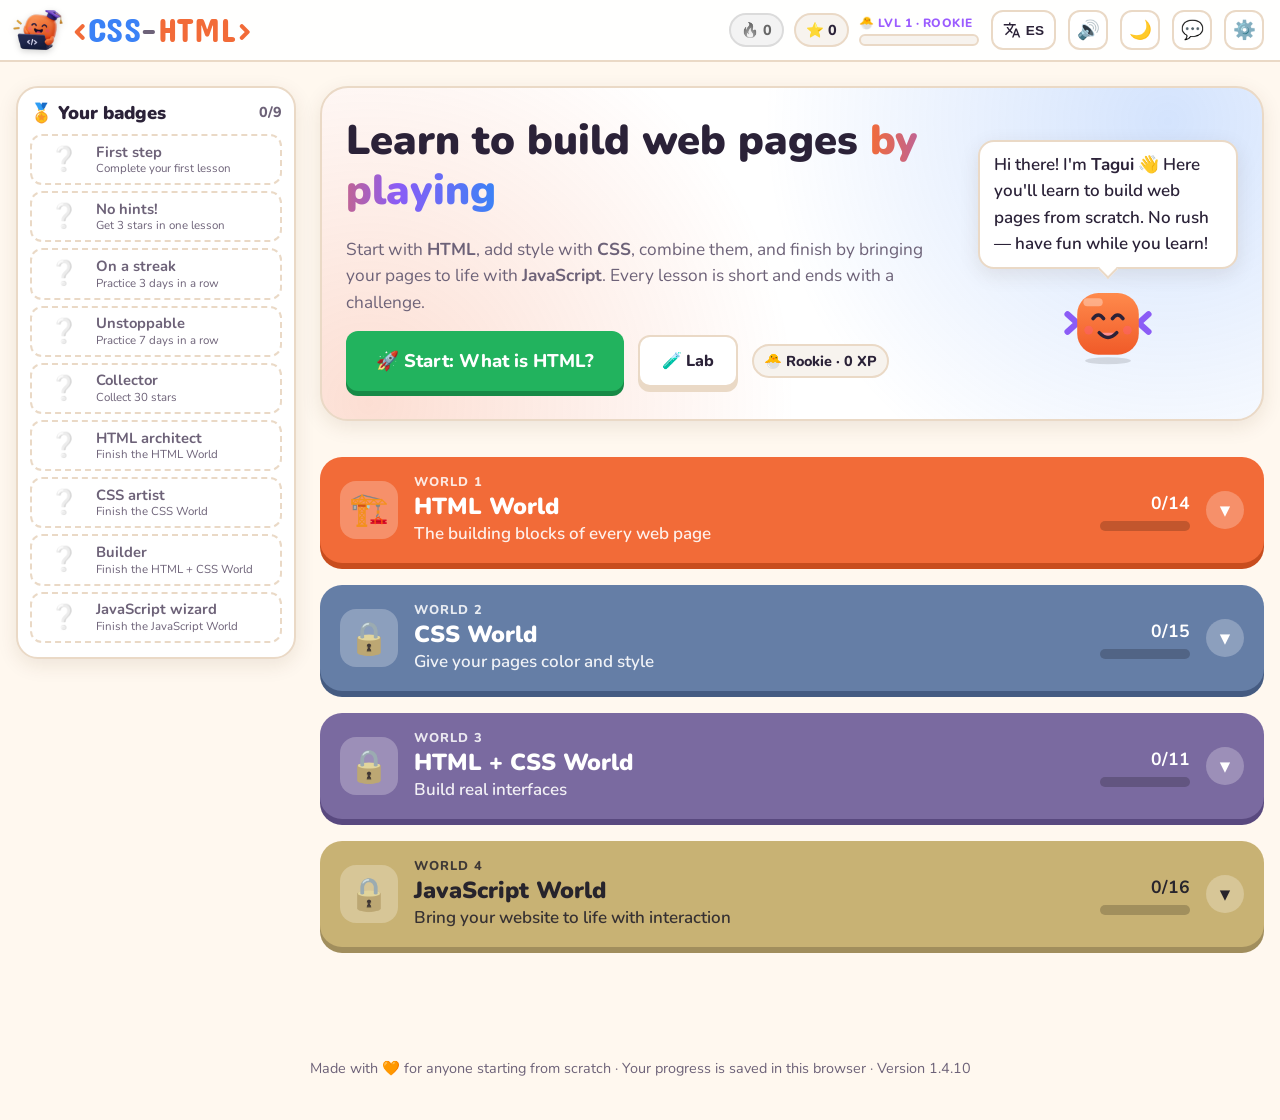
<file: index.html>
<!DOCTYPE html>
<html lang="es">
<head>
  <meta charset="utf-8">
  <meta name="viewport" content="width=device-width, initial-scale=1">
  <title>&lt;CSS-HTML&gt; · Aprende a crear webs jugando</title>
  <meta name="description" content="Curso interactivo y gratuito de HTML, CSS y JavaScript para principiantes, con retos, XP e insignias.">
  <link rel="icon" href="recursos/marca/favicon.ico" sizes="any">
  <link rel="apple-touch-icon" href="recursos/marca/tagui-logo-160.png">
  <link rel="preconnect" href="https://fonts.googleapis.com">
  <link rel="preconnect" href="https://fonts.gstatic.com" crossorigin>
  <link rel="stylesheet" href="https://fonts.googleapis.com/css2?family=Concert+One&family=JetBrains+Mono:wght@400;700;800&family=Nunito:wght@400;600;700;800;900&display=swap">
  <!-- ?v=: versión del curso (node herramientas/version.mjs), para que el navegador no use archivos viejos -->
  <link rel="stylesheet" href="css/tema.css?v=1.4.10">
  <link rel="stylesheet" href="css/componentes.css?v=1.4.10">
  <link rel="stylesheet" href="css/mapa.css?v=1.4.10">
</head>
<body>
  <header class="cabecera"></header>

  <!-- En horizontal: insignias en una columna a la izquierda y el mapa a la derecha -->
  <div class="inicio">
    <aside class="seccion-insignias" aria-labelledby="titulo-insignias">
      <h2 id="titulo-insignias" data-t>🏅 Tus insignias <span class="contador-insignias" data-contador-insignias></span></h2>
      <div class="rejilla-insignias" data-insignias></div>
    </aside>

    <main class="contenido">
      <section class="bienvenida" data-bienvenida></section>

      <div data-mundos></div>

      <section class="opciones-curso tarjeta" data-opciones-curso></section>
    </main>
  </div>

  <footer class="pie" data-t>
    Hecho con 🧡 para quien empieza desde cero · Tu progreso se guarda en este navegador · Versión <span data-version></span>
  </footer>

  <script src="js/textos.js?v=1.4.10"></script>
  <script src="js/curso.js?v=1.4.10"></script>
  <script src="js/progreso.js?v=1.4.10"></script>
  <script src="js/celebracion.js?v=1.4.10"></script>
  <script src="js/mascota.js?v=1.4.10"></script>
  <script src="js/ui.js?v=1.4.10"></script>
  <script src="js/sugerencias.js?v=1.4.10"></script>
  <script src="js/mapa.js?v=1.4.10"></script>
</body>
</html>
</file>
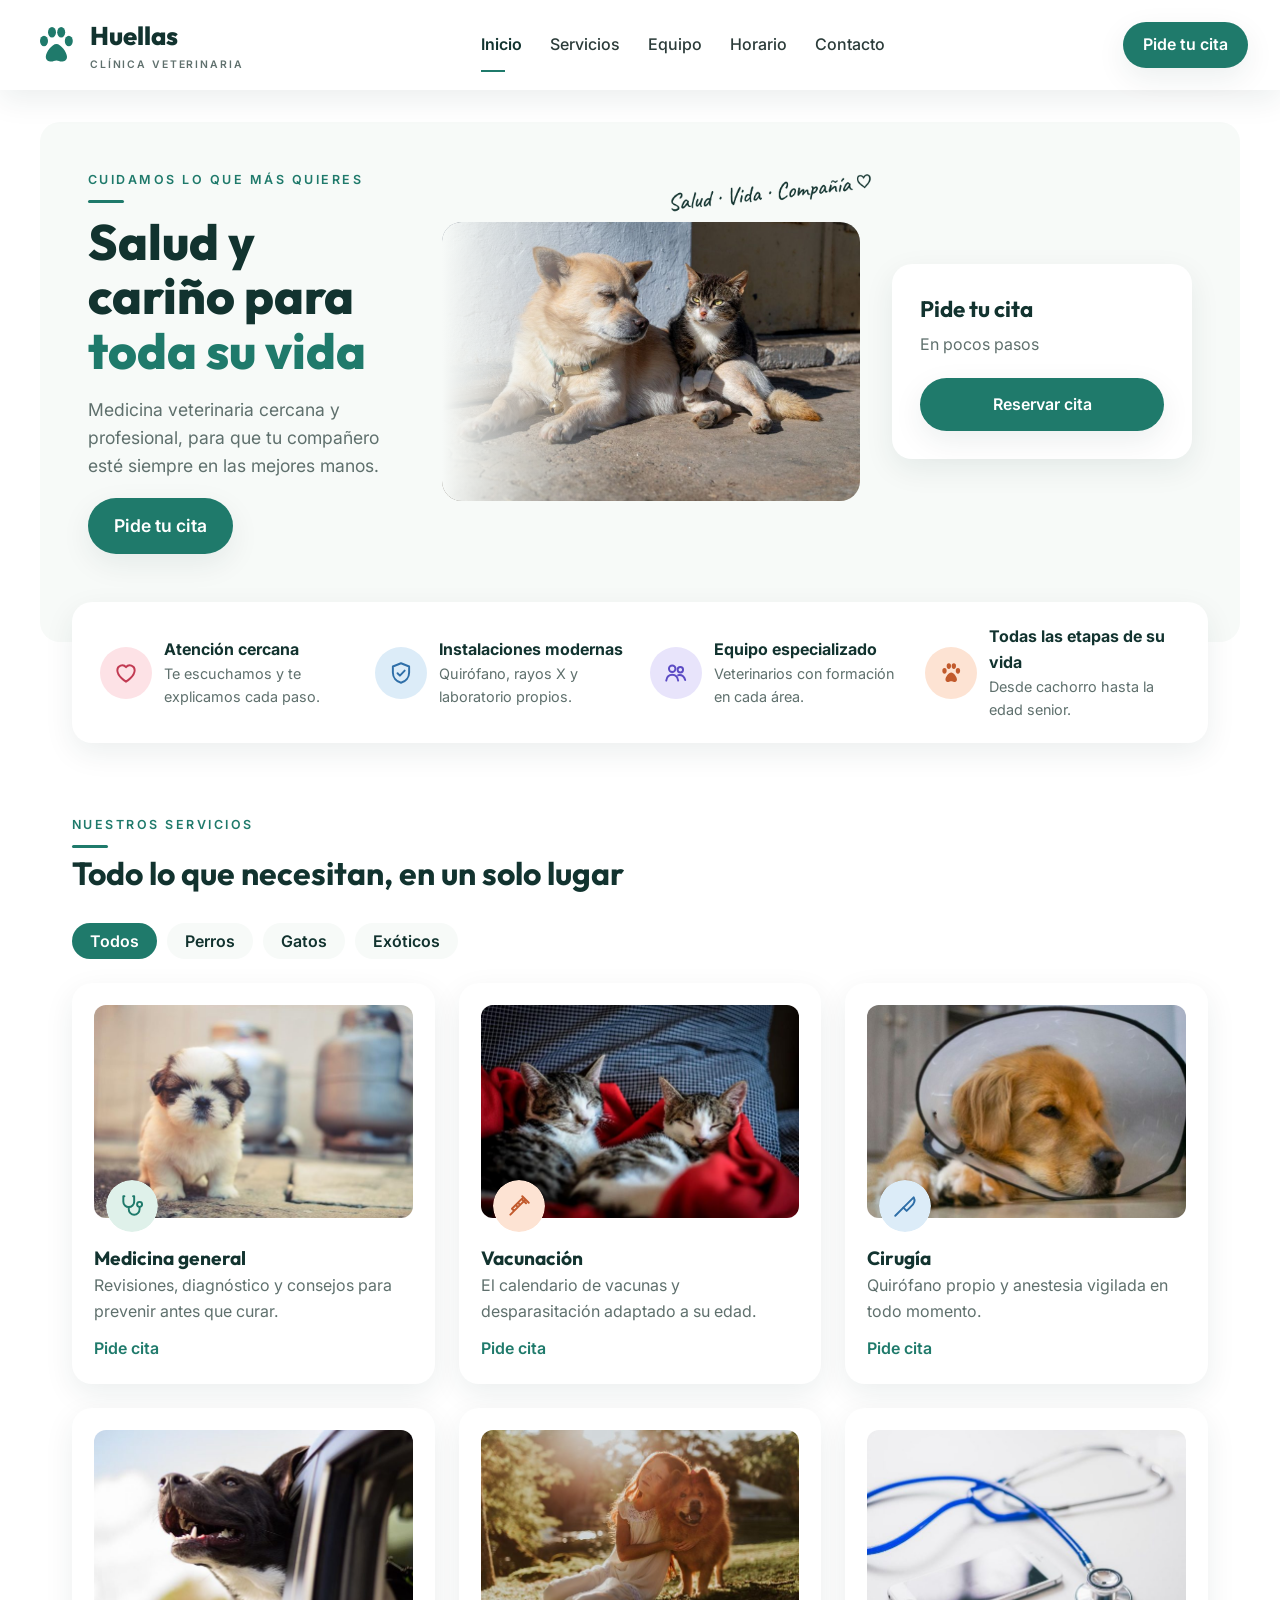
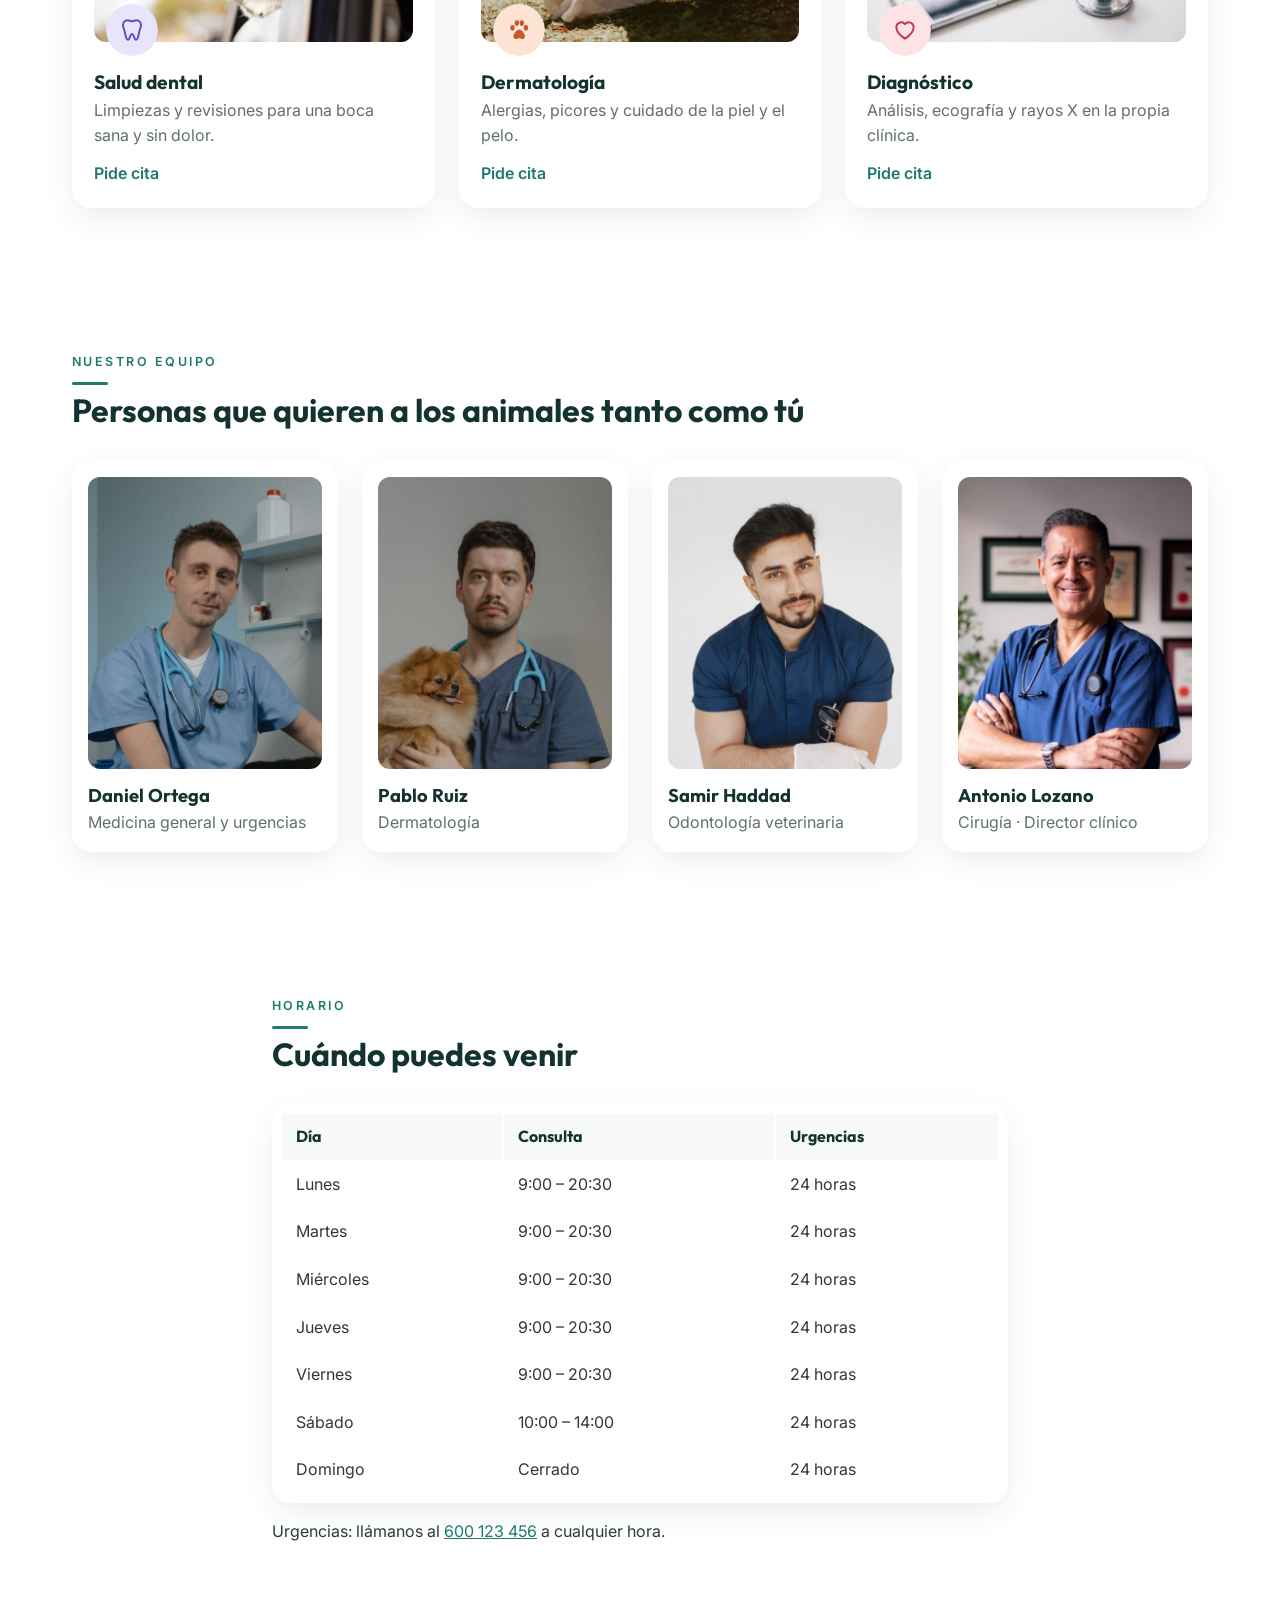
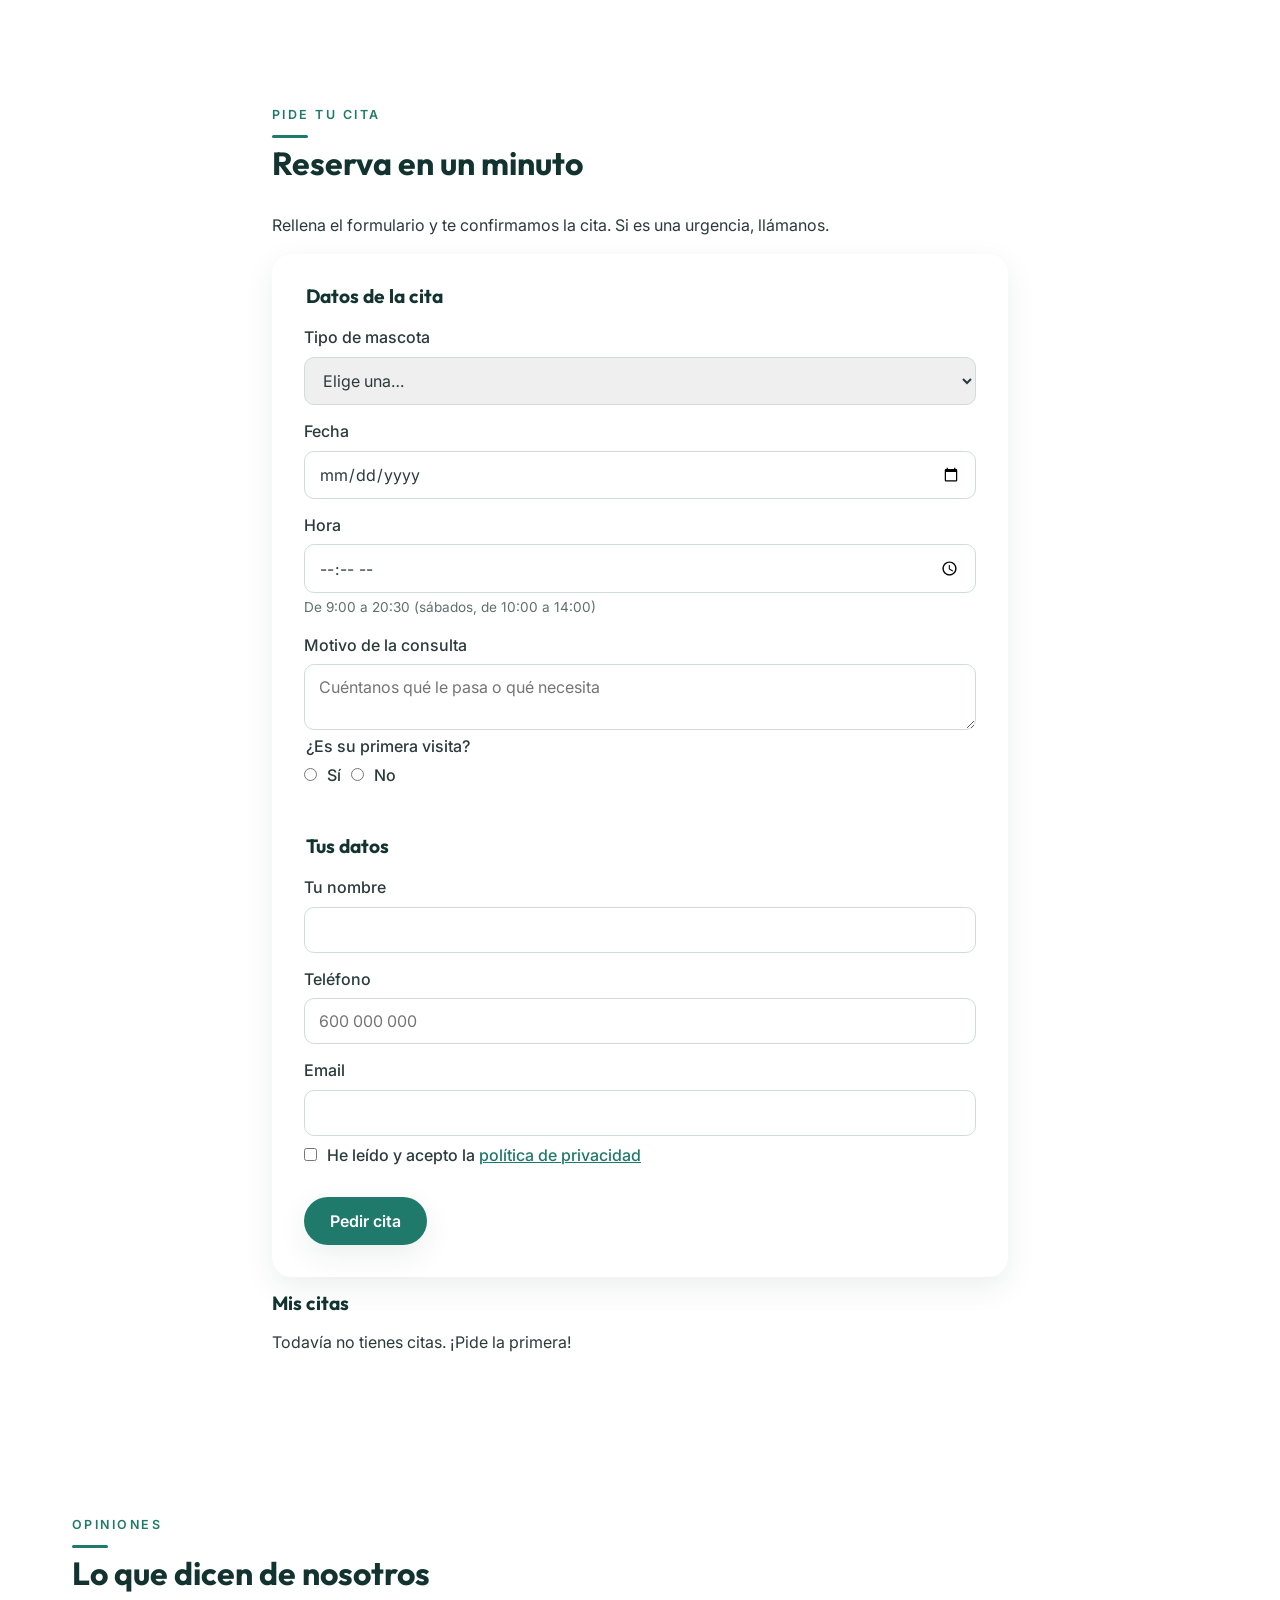
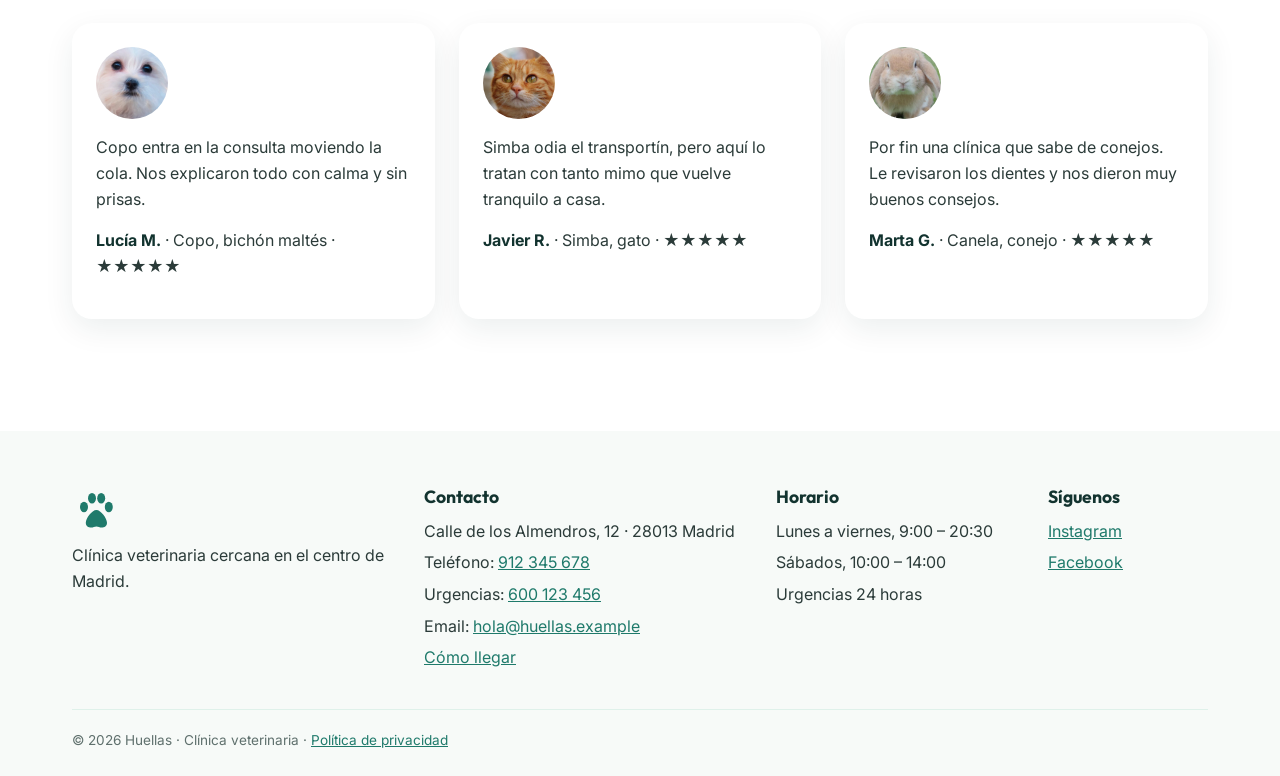
<file: recursos/huellas/web/index.html>
<!DOCTYPE html>
<html lang="es">
<head>
  <meta charset="UTF-8">
  <meta name="viewport" content="width=device-width, initial-scale=1">
  <title>Huellas · Clínica veterinaria en Madrid</title>
  <meta name="description" content="Clínica veterinaria cercana para perros, gatos y exóticos. Medicina general, vacunas, cirugía y urgencias 24 horas. Pide tu cita en línea.">
  <meta property="og:title" content="Huellas · Clínica veterinaria en Madrid">
  <meta property="og:description" content="Clínica veterinaria cercana para perros, gatos y exóticos. Medicina general, vacunas, cirugía y urgencias 24 horas. Pide tu cita en línea.">
  <meta property="og:image" content="img/portada.jpg">
  <meta property="og:type" content="website">
  <link rel="icon" href="img/favicon.svg">
  <link rel="preconnect" href="https://fonts.googleapis.com">
  <link rel="preconnect" href="https://fonts.gstatic.com" crossorigin>
  <link rel="stylesheet" href="https://fonts.googleapis.com/css2?family=Outfit:wght@700;800&family=Inter:wght@400;500;600&display=swap">
  <link rel="stylesheet" href="estilos.css">
</head>
<body>

  <header>
    <a class="marca" href="#inicio">
      <img src="img/logo.svg" alt="" width="48" height="48">
      <span><strong>Huellas</strong> Clínica veterinaria</span>
    </a>
    <button class="boton-menu" type="button" aria-expanded="false">☰ Menú</button>
    <nav>
      <ul>
        <li><a class="activo" href="#inicio">Inicio</a></li>
        <li><a href="#servicios">Servicios</a></li>
        <li><a href="#equipo">Equipo</a></li>
        <li><a href="#horario">Horario</a></li>
        <li><a href="#contacto">Contacto</a></li>
      </ul>
    </nav>
    <a class="boton" href="#cita">Pide tu cita</a>
  </header>

  <main>

    <section id="inicio" class="portada">
      <div class="portada-texto">
        <p class="antetitulo">Cuidamos lo que más quieres</p>
        <h1>Salud y cariño para <em>toda su vida</em></h1>
        <p>Medicina veterinaria cercana y profesional, para que tu compañero esté siempre en las mejores manos.</p>
        <a class="boton" href="#cita">Pide tu cita</a>
      </div>
      <div class="portada-foto">
        <img src="img/portada.jpg" alt="Un perro y un gato tumbados juntos al sol" width="600" height="401">
        <img class="nota" src="img/nota.png" alt="" width="304" height="75">
      </div>
      <div class="tarjeta-cita">
        <p><strong>Pide tu cita</strong></p>
        <p>En pocos pasos</p>
        <a class="boton" href="#cita">Reservar cita</a>
      </div>
    </section>

    <ul class="ventajas">
      <li>
        <img src="img/iconos/corazon.svg" alt="" width="52" height="52">
        <p><strong>Atención cercana</strong> Te escuchamos y te explicamos cada paso.</p>
      </li>
      <li>
        <img src="img/iconos/escudo.svg" alt="" width="52" height="52">
        <p><strong>Instalaciones modernas</strong> Quirófano, rayos X y laboratorio propios.</p>
      </li>
      <li>
        <img src="img/iconos/equipo.svg" alt="" width="52" height="52">
        <p><strong>Equipo especializado</strong> Veterinarios con formación en cada área.</p>
      </li>
      <li>
        <img src="img/iconos/huella.svg" alt="" width="52" height="52">
        <p><strong>Todas las etapas de su vida</strong> Desde cachorro hasta la edad senior.</p>
      </li>
    </ul>

    <section id="servicios">
      <p class="antetitulo">Nuestros servicios</p>
      <h2>Todo lo que necesitan, en un solo lugar</h2>
      <div class="filtros">
        <button type="button" id="filtro-todos" class="activo" aria-pressed="true">Todos</button>
        <button type="button" id="filtro-perros" aria-pressed="false">Perros</button>
        <button type="button" id="filtro-gatos" aria-pressed="false">Gatos</button>
        <button type="button" id="filtro-exoticos" aria-pressed="false">Exóticos</button>
      </div>
      <div class="rejilla" id="lista-servicios"></div>
    </section>

    <section id="equipo">
      <p class="antetitulo">Nuestro equipo</p>
      <h2>Personas que quieren a los animales tanto como tú</h2>
      <div class="rejilla">
        <figure>
          <img src="img/equipo-1.jpg" alt="Daniel Ortega, veterinario, sonriendo en la consulta" width="240" height="300" loading="lazy">
          <figcaption><strong>Daniel Ortega</strong><br>Medicina general y urgencias</figcaption>
        </figure>
        <figure>
          <img src="img/equipo-2.jpg" alt="Pablo Ruiz, veterinario, con un pomerania en brazos" width="240" height="300" loading="lazy">
          <figcaption><strong>Pablo Ruiz</strong><br>Dermatología</figcaption>
        </figure>
        <figure>
          <img src="img/equipo-3.jpg" alt="Samir Haddad, veterinario, con pijama azul marino" width="240" height="300" loading="lazy">
          <figcaption><strong>Samir Haddad</strong><br>Odontología veterinaria</figcaption>
        </figure>
        <figure>
          <img src="img/equipo-4.jpg" alt="Antonio Lozano, veterinario, con los brazos cruzados" width="240" height="300" loading="lazy">
          <figcaption><strong>Antonio Lozano</strong><br>Cirugía · Director clínico</figcaption>
        </figure>
      </div>
    </section>

    <section id="horario">
      <p class="antetitulo">Horario</p>
      <h2>Cuándo puedes venir</h2>
      <table>
        <thead>
          <tr><th>Día</th><th>Consulta</th><th>Urgencias</th></tr>
        </thead>
        <tbody>
          <tr><td>Lunes</td><td>9:00 – 20:30</td><td>24 horas</td></tr>
          <tr><td>Martes</td><td>9:00 – 20:30</td><td>24 horas</td></tr>
          <tr><td>Miércoles</td><td>9:00 – 20:30</td><td>24 horas</td></tr>
          <tr><td>Jueves</td><td>9:00 – 20:30</td><td>24 horas</td></tr>
          <tr><td>Viernes</td><td>9:00 – 20:30</td><td>24 horas</td></tr>
          <tr><td>Sábado</td><td>10:00 – 14:00</td><td>24 horas</td></tr>
          <tr><td>Domingo</td><td>Cerrado</td><td>24 horas</td></tr>
        </tbody>
      </table>
      <p>Urgencias: llámanos al <a href="tel:+34600123456">600 123 456</a> a cualquier hora.</p>
    </section>

    <section id="cita">
      <p class="antetitulo">Pide tu cita</p>
      <h2>Reserva en un minuto</h2>
      <p>Rellena el formulario y te confirmamos la cita. Si es una urgencia, llámanos.</p>

      <form id="form-cita" novalidate>
        <fieldset>
          <legend>Datos de la cita</legend>

          <label for="mascota">Tipo de mascota</label>
          <select id="mascota" name="mascota" required aria-describedby="error-mascota">
            <option value="">Elige una…</option>
            <option value="perro">Perro</option>
            <option value="gato">Gato</option>
            <option value="conejo">Conejo</option>
            <option value="exotico">Otro exótico</option>
          </select>
          <p class="error" id="error-mascota"></p>

          <label for="fecha">Fecha</label>
          <input type="date" id="fecha" name="fecha" required aria-describedby="error-fecha">
          <p class="error" id="error-fecha"></p>

          <label for="hora">Hora</label>
          <input type="time" id="hora" name="hora" required aria-describedby="error-hora">
          <p class="error" id="error-hora"></p>
          <p>De 9:00 a 20:30 (sábados, de 10:00 a 14:00)</p>

          <label for="motivo">Motivo de la consulta</label>
          <textarea id="motivo" name="motivo" placeholder="Cuéntanos qué le pasa o qué necesita"></textarea>

          <fieldset>
            <legend>¿Es su primera visita?</legend>
            <input type="radio" id="primera-si" name="primera" value="si">
            <label for="primera-si">Sí</label>
            <input type="radio" id="primera-no" name="primera" value="no">
            <label for="primera-no">No</label>
          </fieldset>
        </fieldset>

        <fieldset>
          <legend>Tus datos</legend>

          <label for="nombre">Tu nombre</label>
          <input type="text" id="nombre" name="nombre" required aria-describedby="error-nombre">
          <p class="error" id="error-nombre"></p>

          <label for="telefono">Teléfono</label>
          <input type="tel" id="telefono" name="telefono" placeholder="600 000 000" required aria-describedby="error-telefono">
          <p class="error" id="error-telefono"></p>

          <label for="email">Email</label>
          <input type="email" id="email" name="email" required aria-describedby="error-email">
          <p class="error" id="error-email"></p>

          <input type="checkbox" id="privacidad" name="privacidad" required aria-describedby="error-privacidad">
          <label class="casilla" for="privacidad">He leído y acepto la <a href="privacidad.html">política de privacidad</a></label>
          <p class="error" id="error-privacidad"></p>
        </fieldset>

        <button type="submit">Pedir cita</button>
      </form>

      <p class="confirmacion" id="confirmacion" role="status"></p>

      <div class="mis-citas">
        <h3>Mis citas</h3>
        <p id="sin-citas">Todavía no tienes citas. ¡Pide la primera!</p>
        <ul id="lista-citas"></ul>
      </div>
    </section>

    <section id="opiniones">
      <p class="antetitulo">Opiniones</p>
      <h2>Lo que dicen de nosotros</h2>
      <div class="rejilla" id="lista-opiniones">
        <article class="opinion">
          <img src="img/opinion-perro.jpg" alt="Copo, el bichón maltés de Lucía" width="120" height="120" loading="lazy">
          <p>Copo entra en la consulta moviendo la cola. Nos explicaron todo con calma y sin prisas.</p>
          <p><strong>Lucía M.</strong> · Copo, bichón maltés · ★★★★★</p>
        </article>
        <article class="opinion">
          <img src="img/opinion-gato.jpg" alt="Simba, el gato de Javier" width="120" height="120" loading="lazy">
          <p>Simba odia el transportín, pero aquí lo tratan con tanto mimo que vuelve tranquilo a casa.</p>
          <p><strong>Javier R.</strong> · Simba, gato · ★★★★★</p>
        </article>
        <article class="opinion">
          <img src="img/opinion-conejo.jpg" alt="Canela, el conejo de Marta" width="120" height="120" loading="lazy">
          <p>Por fin una clínica que sabe de conejos. Le revisaron los dientes y nos dieron muy buenos consejos.</p>
          <p><strong>Marta G.</strong> · Canela, conejo · ★★★★★</p>
        </article>
      </div>
    </section>

  </main>

  <footer id="contacto">
    <div class="pie-columnas">
      <div>
        <img src="img/logo.svg" alt="Huellas, clínica veterinaria" width="48" height="48" loading="lazy">
        <p>Clínica veterinaria cercana en el centro de Madrid.</p>
      </div>
      <div>
        <h2>Contacto</h2>
        <p>Calle de los Almendros, 12 · 28013 Madrid</p>
        <p>Teléfono: <a href="tel:+34912345678">912 345 678</a></p>
        <p>Urgencias: <a href="tel:+34600123456">600 123 456</a></p>
        <p>Email: <a href="mailto:hola@huellas.example">hola@huellas.example</a></p>
        <p><a href="https://www.openstreetmap.org/search?query=Madrid" target="_blank" rel="noopener">Cómo llegar</a></p>
      </div>
      <div>
        <h2>Horario</h2>
        <p>Lunes a viernes, 9:00 – 20:30</p>
        <p>Sábados, 10:00 – 14:00</p>
        <p>Urgencias 24 horas</p>
      </div>
      <div>
        <h2>Síguenos</h2>
        <p><a href="https://www.instagram.com/" target="_blank" rel="noopener">Instagram</a></p>
        <p><a href="https://www.facebook.com/" target="_blank" rel="noopener">Facebook</a></p>
      </div>
    </div>
    <p class="pie-final">© <span id="anio">2026</span> Huellas · Clínica veterinaria · <a href="privacidad.html">Política de privacidad</a></p>
  </footer>

  <script src="script.js"></script>
</body>
</html>
</file>
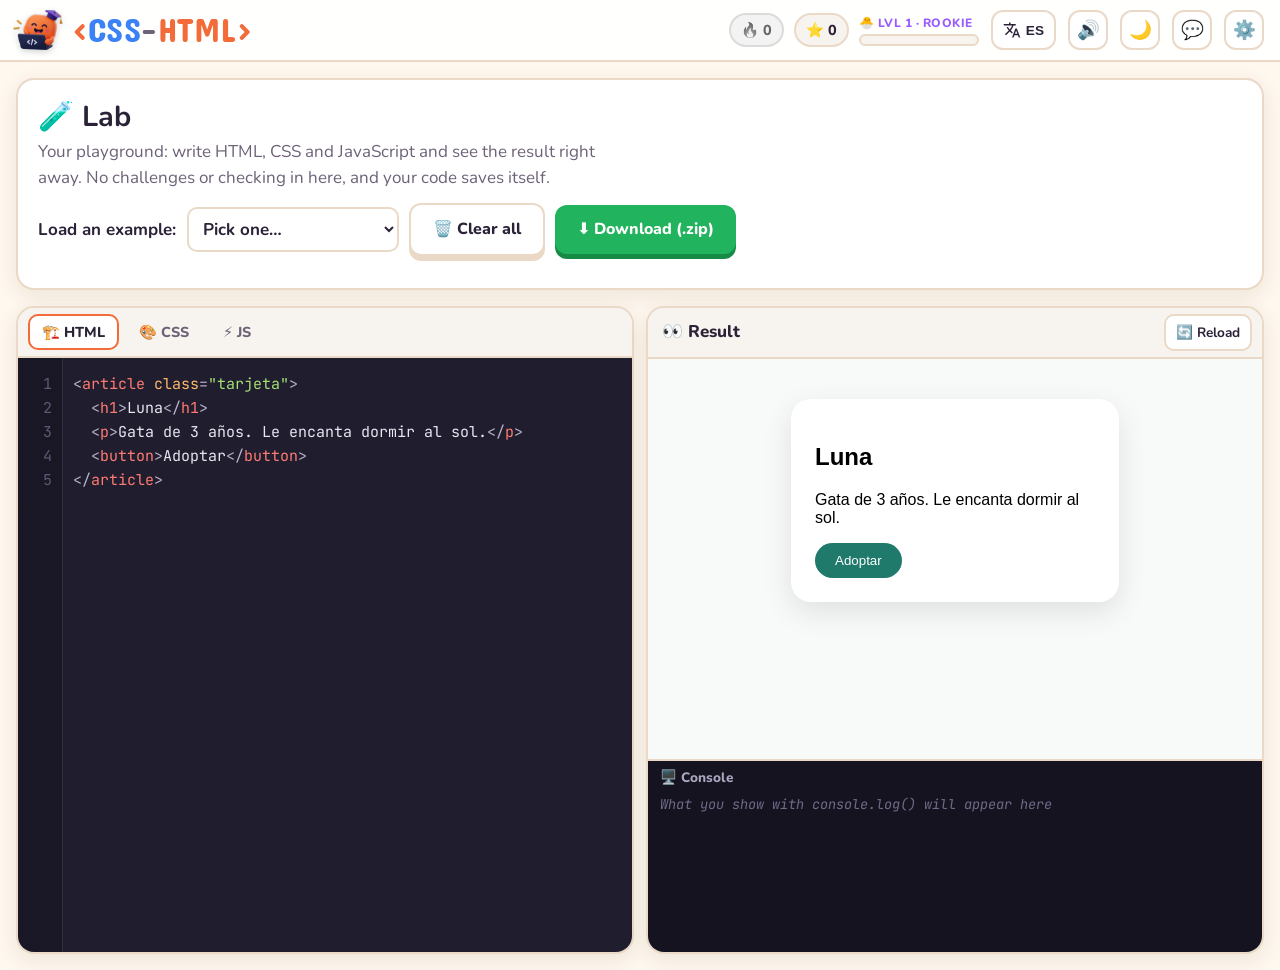
<file: laboratorio.html>
<!DOCTYPE html>
<html lang="es">
<head>
  <meta charset="utf-8">
  <meta name="viewport" content="width=device-width, initial-scale=1">
  <title>Laboratorio · &lt;CSS-HTML&gt;</title>
  <link rel="icon" href="recursos/marca/favicon.ico" sizes="any">
  <link rel="apple-touch-icon" href="recursos/marca/tagui-logo-160.png">
  <link rel="preconnect" href="https://fonts.googleapis.com">
  <link rel="preconnect" href="https://fonts.gstatic.com" crossorigin>
  <link rel="stylesheet" href="https://fonts.googleapis.com/css2?family=Concert+One&family=JetBrains+Mono:wght@400;700;800&family=Nunito:wght@400;600;700;800;900&display=swap">
  <!-- ?v=: versión del curso (node herramientas/version.mjs), para que el navegador no use archivos viejos -->
  <link rel="stylesheet" href="css/tema.css?v=1.4.10">
  <link rel="stylesheet" href="css/componentes.css?v=1.4.10">
  <link rel="stylesheet" href="css/leccion.css?v=1.4.10">
  <link rel="stylesheet" href="css/laboratorio.css?v=1.4.10">
</head>
<body>
  <header class="cabecera"></header>
  <main class="laboratorio" data-laboratorio></main>

  <script src="js/textos.js?v=1.4.10"></script>
  <script src="js/curso.js?v=1.4.10"></script>
  <script src="js/progreso.js?v=1.4.10"></script>
  <script src="js/celebracion.js?v=1.4.10"></script>
  <script src="js/mascota.js?v=1.4.10"></script>
  <script src="js/ui.js?v=1.4.10"></script>
  <script src="js/sugerencias.js?v=1.4.10"></script>
  <script src="js/escritura.js?v=1.4.10"></script>
  <script src="js/editor.js?v=1.4.10"></script>
  <script src="js/zip.js?v=1.4.10"></script>
  <script src="js/laboratorio.js?v=1.4.10"></script>
</body>
</html>
</file>
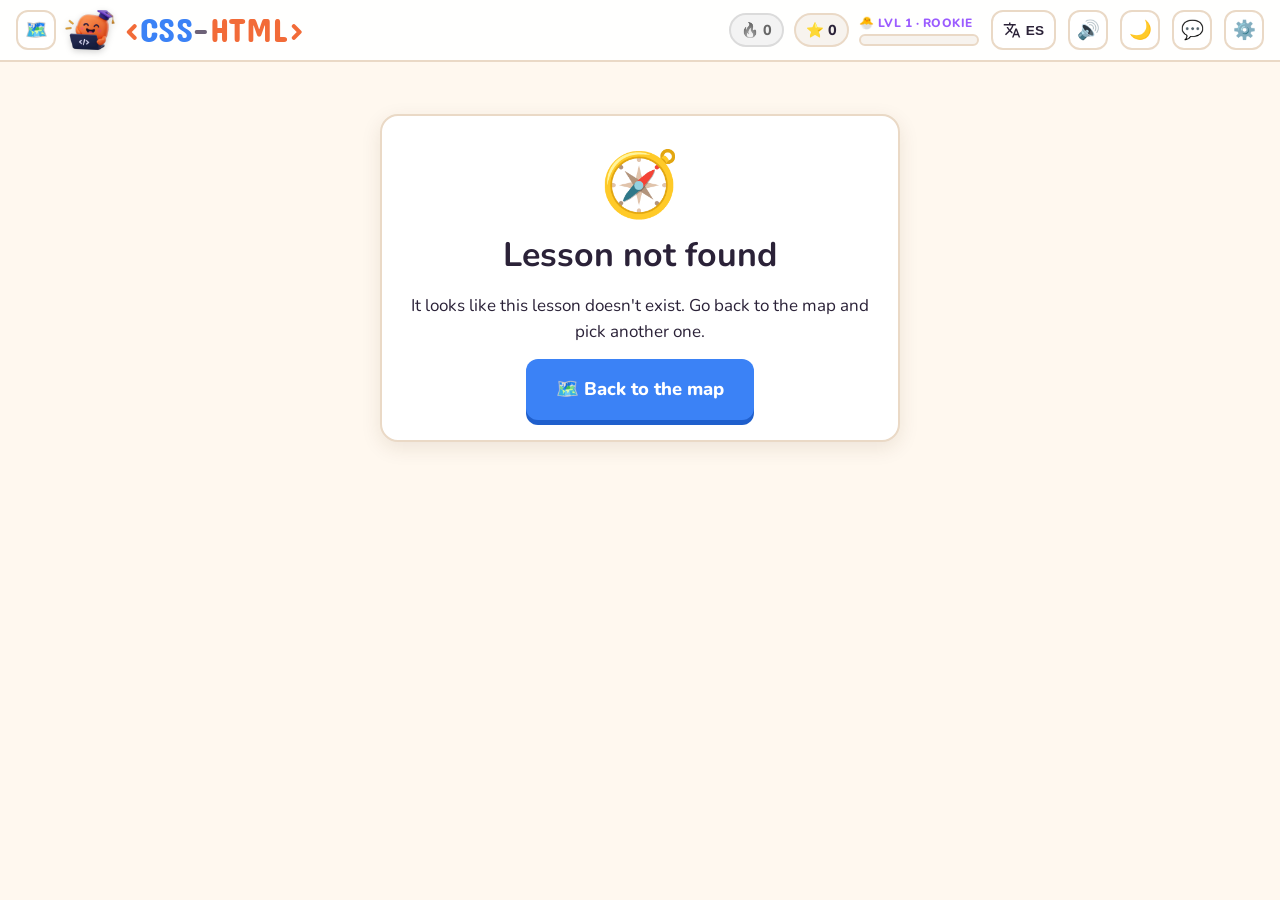
<file: leccion.html>
<!DOCTYPE html>
<html lang="es">
<head>
  <meta charset="utf-8">
  <meta name="viewport" content="width=device-width, initial-scale=1">
  <title>Lección · &lt;CSS-HTML&gt;</title>
  <link rel="icon" href="recursos/marca/favicon.ico" sizes="any">
  <link rel="apple-touch-icon" href="recursos/marca/tagui-logo-160.png">
  <link rel="preconnect" href="https://fonts.googleapis.com">
  <link rel="preconnect" href="https://fonts.gstatic.com" crossorigin>
  <link rel="stylesheet" href="https://fonts.googleapis.com/css2?family=Concert+One&family=JetBrains+Mono:wght@400;700;800&family=Nunito:wght@400;600;700;800;900&display=swap">
  <!-- ?v=: versión del curso (node herramientas/version.mjs), para que el navegador no use archivos viejos -->
  <link rel="stylesheet" href="css/tema.css?v=1.4.10">
  <link rel="stylesheet" href="css/componentes.css?v=1.4.10">
  <link rel="stylesheet" href="css/leccion.css?v=1.4.10">
</head>
<body>
  <header class="cabecera"></header>
  <main class="leccion"></main>

  <script src="js/textos.js?v=1.4.10"></script>
  <script src="js/curso.js?v=1.4.10"></script>
  <script src="js/progreso.js?v=1.4.10"></script>
  <script src="js/celebracion.js?v=1.4.10"></script>
  <script src="js/mascota.js?v=1.4.10"></script>
  <script src="js/ui.js?v=1.4.10"></script>
  <script src="js/sugerencias.js?v=1.4.10"></script>
  <script src="js/editor.js?v=1.4.10"></script>
  <script src="js/controles.js?v=1.4.10"></script>
  <script src="js/escritura.js?v=1.4.10"></script>
  <script src="js/retos.js?v=1.4.10"></script>
  <script src="js/pruebas.js?v=1.4.10"></script>
  <script src="js/ejercicios.js?v=1.4.10"></script>
  <script src="js/glosario.js?v=1.4.10"></script>
  <script src="js/leccion.js?v=1.4.10"></script>
</body>
</html>
</file>
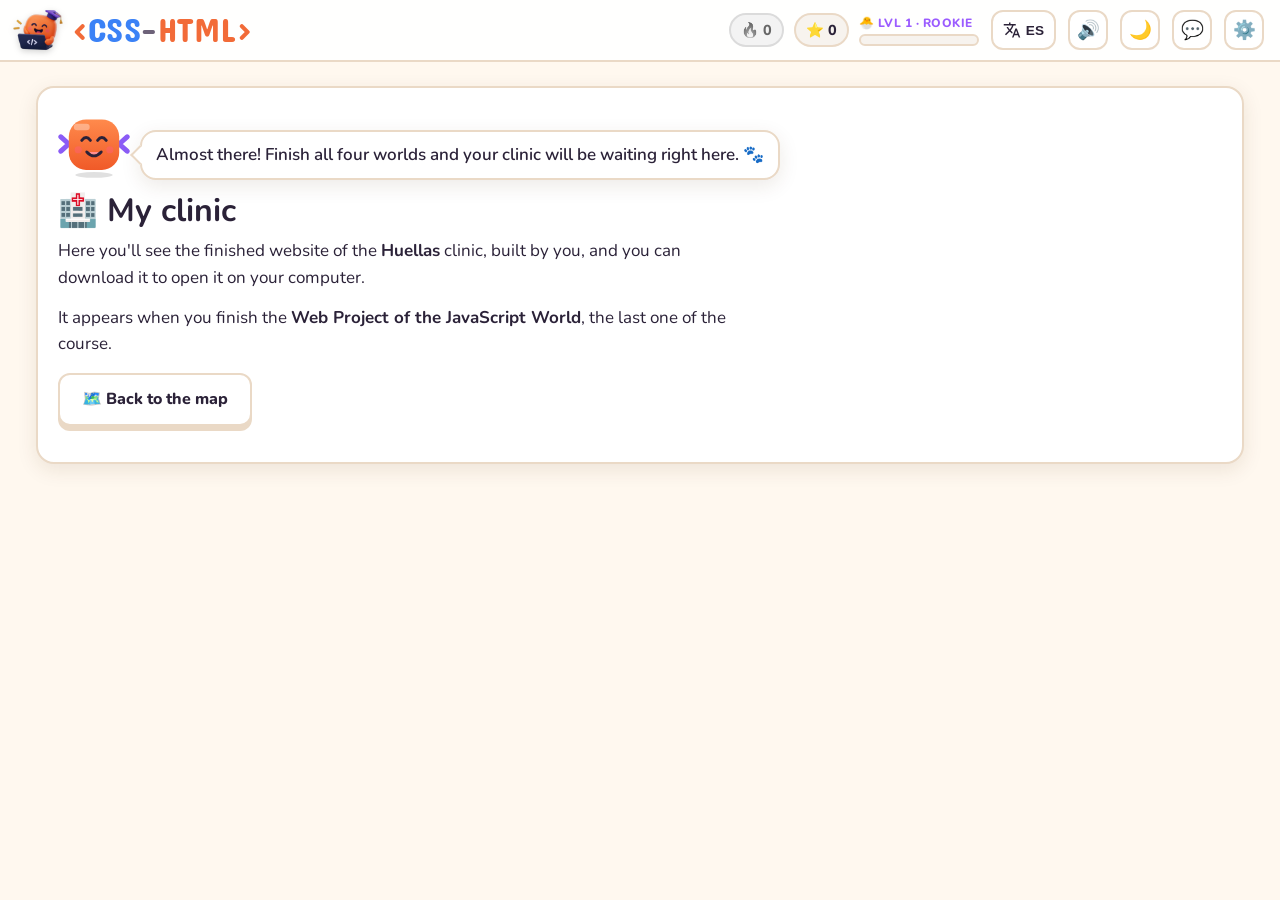
<file: mi-clinica.html>
<!DOCTYPE html>
<html lang="es">
<head>
  <meta charset="utf-8">
  <meta name="viewport" content="width=device-width, initial-scale=1">
  <title>Mi clínica · &lt;CSS-HTML&gt;</title>
  <link rel="icon" href="recursos/marca/favicon.ico" sizes="any">
  <link rel="apple-touch-icon" href="recursos/marca/tagui-logo-160.png">
  <link rel="preconnect" href="https://fonts.googleapis.com">
  <link rel="preconnect" href="https://fonts.gstatic.com" crossorigin>
  <link rel="stylesheet" href="https://fonts.googleapis.com/css2?family=Concert+One&family=JetBrains+Mono:wght@400;700;800&family=Nunito:wght@400;600;700;800;900&display=swap">
  <!-- ?v=: versión del curso (node herramientas/version.mjs), para que el navegador no use archivos viejos -->
  <link rel="stylesheet" href="css/tema.css?v=1.4.10">
  <link rel="stylesheet" href="css/componentes.css?v=1.4.10">
  <link rel="stylesheet" href="css/mi-clinica.css?v=1.4.10">
</head>
<body>
  <header class="cabecera"></header>
  <main class="mi-clinica" data-mi-clinica></main>

  <script src="js/textos.js?v=1.4.10"></script>
  <script src="js/curso.js?v=1.4.10"></script>
  <script src="js/progreso.js?v=1.4.10"></script>
  <script src="js/celebracion.js?v=1.4.10"></script>
  <script src="js/mascota.js?v=1.4.10"></script>
  <script src="js/ui.js?v=1.4.10"></script>
  <script src="js/sugerencias.js?v=1.4.10"></script>
  <script src="js/escritura.js?v=1.4.10"></script>
  <script src="js/editor.js?v=1.4.10"></script>
  <script>document.write('<script src="' + CURSO.rutaHuellas("js-17") + '?v=1.4.10"><\/script>');</script>
  <script src="lecciones/huellas/imagenes.js?v=1.4.10"></script>
  <script src="js/zip.js?v=1.4.10"></script>
  <script src="js/mi-clinica.js?v=1.4.10"></script>
</body>
</html>
</file>
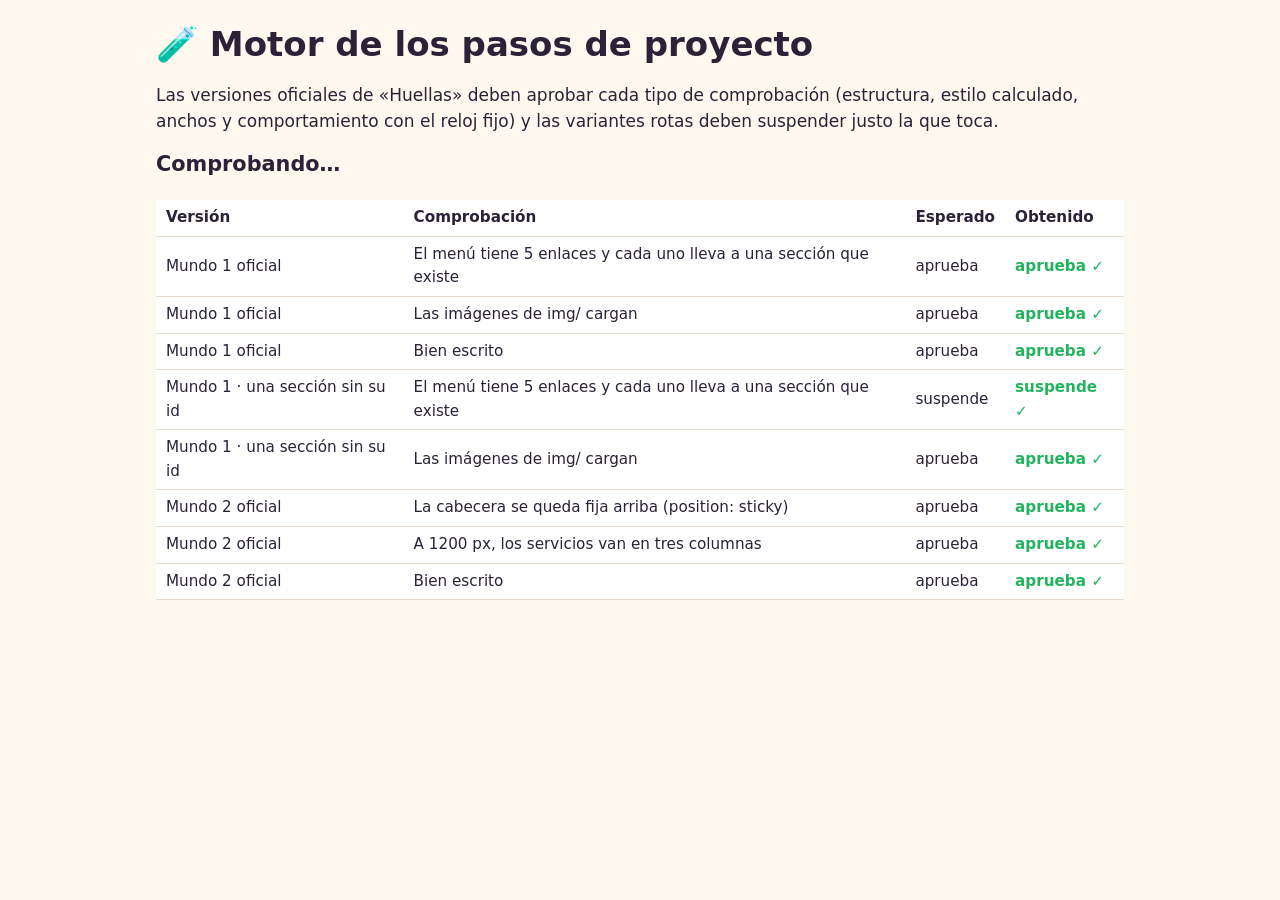
<file: tests/proyecto.html>
<!DOCTYPE html>
<html lang="es">
<head>
  <meta charset="utf-8">
  <meta name="viewport" content="width=device-width, initial-scale=1">
  <title>Motor de proyecto · &lt;CSS-HTML&gt;</title>
  <link rel="stylesheet" href="../css/tema.css">
  <link rel="stylesheet" href="../css/componentes.css">
  <style>
    main { width: min(1000px, 100%); margin: 0 auto; padding: 24px 16px; }
    .resumen { font-size: 1.3rem; font-weight: 900; margin: 12px 0 20px; }
    table { width: 100%; border-collapse: collapse; background: var(--superficie); }
    th, td { padding: 6px 10px; border-bottom: 1px solid var(--borde); text-align: left; font-size: 0.95rem; }
    .ok { color: var(--exito); font-weight: 900; }
    .mal { color: var(--error); font-weight: 900; }
  </style>
</head>
<body>
  <main>
    <h1>🧪 Motor de los pasos de proyecto</h1>
    <p>Las versiones oficiales de «Huellas» deben aprobar cada tipo de comprobación (estructura, estilo calculado,
      anchos y comportamiento con el reloj fijo) y las variantes rotas deben suspender justo la que toca.</p>
    <div class="resumen" data-resumen>Comprobando…</div>
    <table>
      <thead><tr><th>Versión</th><th>Comprobación</th><th>Esperado</th><th>Obtenido</th></tr></thead>
      <tbody data-filas></tbody>
    </table>
  </main>
  <script src="../js/textos.js"></script>
  <script src="../js/curso.js"></script>
  <script src="../js/progreso.js"></script>
  <script src="../js/ui.js"></script>
  <script src="../js/editor.js"></script>
  <script src="../js/escritura.js"></script>
  <script src="../js/retos.js"></script>
  <script src="../js/pruebas.js"></script>
  <script src="../lecciones/huellas/versiones.js"></script>
  <script>
    (async function () {
      const PROYECTO = { raiz: "recursos/huellas/web/", html: "index.html", css: "estilos.css", js: "script.js" };
      window.__csshtmlDatos = HUELLAS["mundo-4"].datos;   // fetch("datos/opiniones.json") sin internet

      // Arriba de cada .servicio, para saber en cuántas columnas van
      const alturas = d => [...d.querySelectorAll(".servicio")].slice(0, 3).map(s => Math.round(s.getBoundingClientRect().top));

      const C = {
        estructura: {
          texto: "El menú tiene 5 enlaces y cada uno lleva a una sección que existe",
          prueba: doc => {
            const a = [...doc.querySelectorAll("nav a[href^='#']")];
            return a.length >= 5 && a.every(x => doc.getElementById(x.getAttribute("href").slice(1)));
          }
        },
        imagenes: {
          texto: "Las imágenes de img/ cargan",
          prueba: async doc => {
            const img = doc.querySelector("img[src^='img/']");
            return !!img && await PRUEBA.esperarA(() => img.complete && img.naturalWidth > 0, 1800);
          }
        },
        estilo: {
          texto: "La cabecera se queda fija arriba (position: sticky)",
          prueba: (doc, win) => win.getComputedStyle(doc.querySelector("header")).position === "sticky"
        },
        tresColumnas: {
          texto: "A 1200 px, los servicios van en tres columnas",
          prueba: async doc => {
            const v = await PRUEBA.clonar(doc, { ancho: 1200 });
            const t = alturas(v.doc);
            return t.length === 3 && t[0] === t[1] && t[1] === t[2];
          }
        },
        movil: {
          texto: "A 375 px no hay scroll horizontal y los servicios van en una columna",
          prueba: async doc => {
            const v = await PRUEBA.clonar(doc, { ancho: 375 });
            const t = alturas(v.doc);
            return v.doc.documentElement.scrollWidth <= 375 && t.length === 3 && t[0] < t[1] && t[1] < t[2];
          }
        },
        citas: {
          texto: "Con hoy parado en el 20/10/2026, una cita para el 19 no se crea y una para el 21 sí",
          prueba: async doc => {
            const v = await PRUEBA.recargar(doc, { hoy: "2026-10-20T10:00:00", borrarDatos: true });
            const d = v.doc;
            const pedir = fecha => {
              PRUEBA.escribir(d.querySelector("[name=mascota]"), "perro");
              PRUEBA.escribir(d.querySelector("[name=fecha]"), fecha);
              PRUEBA.escribir(d.querySelector("[name=hora]"), "10:00");
              PRUEBA.escribir(d.querySelector("[name=nombre]"), "Ana");
              PRUEBA.escribir(d.querySelector("[name=telefono]"), "600111222");
              PRUEBA.escribir(d.querySelector("[name=email]"), "ana@correo.es");
              d.querySelector("[name=privacidad]").checked = true;
              d.querySelector("#form-cita").requestSubmit();
              return d.querySelectorAll("#lista-citas li").length;
            };
            return pedir("2026-10-19") === 0 && pedir("2026-10-21") === 1;
          }
        },
        opiniones: {
          texto: "Las opiniones llegan con fetch desde datos/opiniones.json",
          // El HTML trae las 3 opiniones escritas de reserva: se cambia una en el JSON para ver que llega del fetch
          prueba: async doc => {
            const datos = window.__csshtmlDatos;
            const opiniones = datos["opiniones.json"].map((o, i) => i ? o : Object.assign({}, o, { texto: "Opinión de prueba" }));
            window.__csshtmlDatos = { "opiniones.json": opiniones };
            try {
              const v = await PRUEBA.recargar(doc);
              return await PRUEBA.esperarA(() => v.doc.querySelector("#lista-opiniones").textContent.includes("Opinión de prueba"), 1500);
            } finally {
              window.__csshtmlDatos = datos;
            }
          }
        }
      };

      const v = n => Object.assign({}, HUELLAS[n]);
      const casos = [
        { nombre: "Mundo 1 oficial", codigo: v("mundo-1"), esperado: { estructura: true, imagenes: true } },
        { nombre: "Mundo 1 · una sección sin su id", codigo: Object.assign(v("mundo-1"), { html: HUELLAS["mundo-1"].html.replace('id="equipo"', 'id="nuestro-equipo"') }), esperado: { estructura: false, imagenes: true } },
        { nombre: "Mundo 2 oficial", codigo: v("mundo-2"), esperado: { estilo: true, tresColumnas: true } },
        { nombre: "Mundo 2 · sin enlazar estilos.css", codigo: Object.assign(v("mundo-2"), { html: HUELLAS["mundo-2"].html.replace(/<link[^>]*estilos\.css[^>]*>/, "") }), esperado: { estilo: false, tresColumnas: false } },
        { nombre: "Mundo 3 oficial", codigo: v("mundo-3"), esperado: { movil: true, tresColumnas: true } },
        { nombre: "Mundo 3 · algo más ancho que el móvil", codigo: Object.assign(v("mundo-3"), { css: HUELLAS["mundo-3"].css + "\nbody { min-width: 900px; }\n" }), esperado: { movil: false, tresColumnas: true } },
        { nombre: "Mundo 4 oficial", codigo: v("mundo-4"), esperado: { citas: true, opiniones: true, estructura: true } },
        { nombre: "Mundo 4 · deja pedir citas en días pasados", codigo: Object.assign(v("mundo-4"), { js: HUELLAS["mundo-4"].js.replace('campoFecha.value >= hoy()', "true") }), esperado: { citas: false, opiniones: true } },
        { nombre: "Mundo 4 · sin enlazar script.js", codigo: Object.assign(v("mundo-4"), { html: HUELLAS["mundo-4"].html.replace(/<script src="script\.js"><\/script>/, "") }), esperado: { citas: false, opiniones: false } }
      ];

      const filas = document.querySelector("[data-filas]");
      let bien = 0, total = 0;
      for (const caso of casos) {
        const claves = Object.keys(caso.esperado);
        const res = await RETOS.evaluar(EDITOR.conBase(caso.codigo, "", PROYECTO), claves.map(k => C[k]), PRUEBA.crearMarco(800, 600));
        // Las versiones oficiales también tienen que estar bien escritas (la comprobación que añade el motor)
        if (!/·/.test(caso.nombre)) {
          claves.push("escritura");
          const e = ESCRITURA.revisar(caso.codigo);
          res.push(!e);
          C.escritura = { texto: "Bien escrito" + (e ? ": " + e.mensaje : "") };
          caso.esperado.escritura = true;
        }
        claves.forEach((k, i) => {
          total++;
          const ok = res[i] === caso.esperado[k];
          if (ok) bien++;
          const tr = document.createElement("tr");
          tr.innerHTML = "<td>" + caso.nombre + "</td><td>" + UI.escapar(C[k].texto) + "</td><td>" + (caso.esperado[k] ? "aprueba" : "suspende") +
            '</td><td class="' + (ok ? "ok" : "mal") + '">' + (res[i] ? "aprueba" : "suspende") + (ok ? " ✓" : " ✗") + "</td>";
          filas.appendChild(tr);
        });
      }
      document.querySelector("[data-resumen]").textContent = (bien === total ? "✅ " : "❌ ") + bien + " de " + total + " resultados como se esperaba";
    })();
  </script>
</body>
</html>
</file>
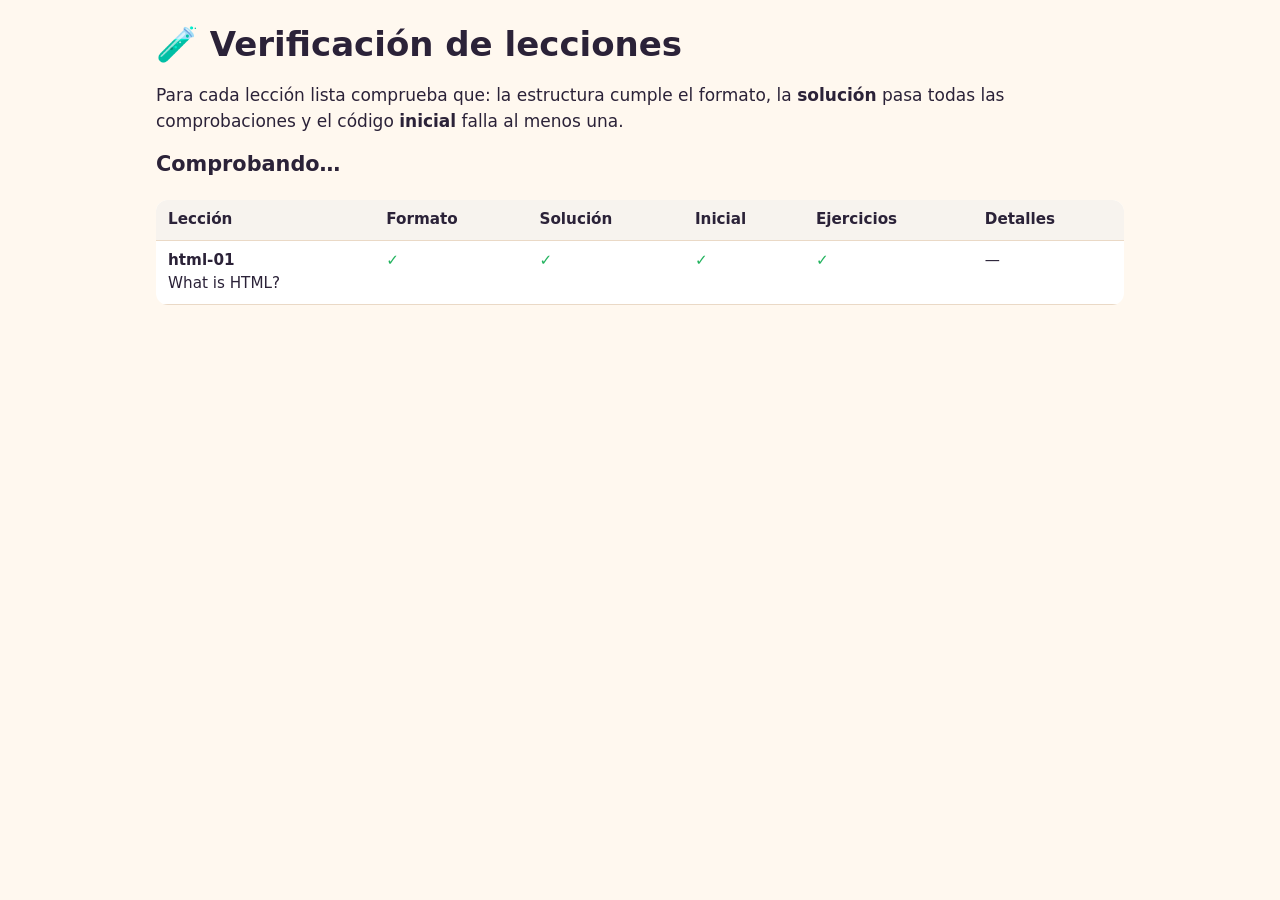
<file: tests/verificar-lecciones.html>
<!DOCTYPE html>
<html lang="es">
<head>
  <meta charset="utf-8">
  <meta name="viewport" content="width=device-width, initial-scale=1">
  <title>Verificar lecciones · &lt;CSS-HTML&gt;</title>
  <link rel="stylesheet" href="../css/tema.css">
  <link rel="stylesheet" href="../css/componentes.css">
  <style>
    main { width: min(1000px, 100%); margin: 0 auto; padding: 24px 16px; }
    .resumen { font-size: 1.3rem; font-weight: 900; margin: 12px 0 20px; }
    table { width: 100%; border-collapse: collapse; background: var(--superficie); border-radius: 12px; overflow: hidden; }
    th, td { padding: 8px 12px; border-bottom: 1px solid var(--borde); text-align: left; vertical-align: top; font-size: 0.95rem; }
    th { background: var(--superficie-2); }
    .ok { color: var(--exito); font-weight: 900; }
    .mal { color: var(--error); font-weight: 900; }
    ul { margin: 0; padding-left: 18px; }
  </style>
</head>
<body>
  <main>
    <h1>🧪 Verificación de lecciones</h1>
    <p>Para cada lección lista comprueba que: la estructura cumple el formato, la <b>solución</b> pasa todas las
      comprobaciones y el código <b>inicial</b> falla al menos una.</p>
    <div class="resumen" data-resumen>Comprobando…</div>
    <table>
      <thead><tr><th>Lección</th><th>Formato</th><th>Solución</th><th>Inicial</th><th>Ejercicios</th><th>Detalles</th></tr></thead>
      <tbody data-filas></tbody>
    </table>
  </main>

  <script src="../js/textos.js"></script>
  <script src="../js/curso.js"></script>
  <script src="../js/progreso.js"></script>
  <script src="../js/ui.js"></script>
  <script src="../js/editor.js"></script>
  <script src="../js/escritura.js"></script>
  <script src="../js/retos.js"></script>
  <script src="../js/pruebas.js"></script>
  <script src="../js/ejercicios.js"></script>
  <script>
    (async function () {
      const filas = document.querySelector("[data-filas]");
      const resumen = document.querySelector("[data-resumen]");
      const listas = CURSO.listaPlana().filter(l => l.listo);
      const marco = document.createElement("iframe");
      marco.style.cssText = "position:absolute;left:-10000px;width:800px;height:600px;";
      document.body.appendChild(marco);

      function cargar(l) {
        // Las lecciones de proyecto necesitan antes las versiones oficiales de «Huellas», en su idioma (las usan al cargarse)
        const huellas = CURSO.rutaHuellas(l.id);
        if (l.huellas && window.__huellas !== huellas) return cargarRuta("../" + huellas).then(ok => { window.__huellas = huellas; return ok && cargar(l); });
        return cargarRuta(CURSO.ruta(l.id, "../"));
      }
      function cargarRuta(ruta) {
        return new Promise(res => {
          const s = document.createElement("script");
          s.src = ruta;
          s.onload = () => res(true);
          s.onerror = () => res(false);
          document.body.appendChild(s);
        });
      }

      function revisarFormato(l, lec) {
        const errores = [];
        if (!lec) return ["El archivo no llama a CURSO.registrar con id " + l.id];
        if (lec.titulo !== l.titulo) errores.push("Título distinto al del índice: «" + lec.titulo + "»");
        if (!lec.objetivo) errores.push("Falta objetivo");
        if (!Array.isArray(lec.pasos) || !lec.pasos.length) return errores.concat("No tiene pasos");
        const retos = lec.pasos.filter(p => p.tipo === "reto");
        const proyectos = lec.pasos.filter(p => p.tipo === "proyecto");
        // Una lección de proyecto acaba con su último encargo y no lleva reto
        const final = proyectos.length ? "proyecto" : "reto";
        if (proyectos.length && retos.length) errores.push("Una lección de proyecto no lleva reto (tiene " + retos.length + ")");
        if (!proyectos.length && retos.length !== 1) errores.push("Debe tener exactamente 1 reto (tiene " + retos.length + ")");
        if (lec.pasos[lec.pasos.length - 1].tipo !== final) errores.push("El último paso no es el " + final);
        const tipos = ["explicacion", "pruebalo", "ejercicio", "controles", "quiz", "reto", "proyecto"];
        lec.pasos.forEach((p, i) => {
          if (!tipos.includes(p.tipo)) errores.push("Paso " + (i + 1) + ": tipo desconocido «" + p.tipo + "»");
          if (p.tipo === "quiz" && !(p.correcta >= 0 && p.correcta < (p.opciones || []).length)) errores.push("Paso " + (i + 1) + ": 'correcta' fuera de rango");
          if (p.tipo === "controles" && !(p.controles || []).length) errores.push("Paso " + (i + 1) + ": controles vacíos");
          if (p.tipo === "ejercicio" && (!p.enunciado || !p.solucion)) errores.push("Paso " + (i + 1) + ": ejercicio sin enunciado o sin solución");
        });
        // Glosario: cada término con su tema y su línea; el ejemplo, bien escrito (el alumno lo copia)
        (lec.glosario || []).forEach(t => {
          if (!t.termino || !t.tema || !t.para) errores.push("Glosario: término incompleto («" + (t.termino || "?") + "»)");
          const lenguaje = t.lenguaje || (l.mundo.clave === "js" ? "js" : /^\s*</.test(t.ejemplo || "") ? "html" : "css");
          const esc = t.ejemplo && ESCRITURA.revisar({ [lenguaje]: t.ejemplo });
          if (esc) errores.push("Glosario, «" + t.termino + "»: ejemplo mal escrito: " + esc.mensaje);
        });
        retos.concat(proyectos).forEach(r => {
          const n = (r.comprobaciones || []).length;
          const maximo = r.tipo === "proyecto" ? 12 : 5;
          if (n < 1 || n > maximo) errores.push("El " + r.tipo + " tiene " + n + " comprobaciones");
          if (!(r.pistas || []).length) errores.push("El " + r.tipo + " no tiene pistas");
          if (!r.solucion) errores.push("El " + r.tipo + " no tiene solución");
          (r.comprobaciones || []).forEach(c => {
            if (c.repaso && !CURSO.buscar(c.repaso)) errores.push("«" + c.texto + "»: repaso a una lección que no existe (" + c.repaso + ")");
          });
        });
        return errores;
      }

      let bien = 0;
      for (const l of listas) {
        const cargado = await cargar(l);
        const lec = CURSO.lecciones[l.id];
        const errores = cargado ? revisarFormato(l, lec) : ["No se pudo cargar " + CURSO.ruta(l.id)];
        let solOk = true, iniOk = true;
        const detalles = errores.slice();
        const examenes = (lec && lec.pasos || []).filter(p => p.tipo === "reto" || p.tipo === "proyecto");
        if (!examenes.length) solOk = iniOk = false;
        for (const reto of examenes) {
          if (!reto.solucion) { solOk = iniOk = false; continue; }
          const rSol = await RETOS.evaluar(EDITOR.conBase(reto.solucion, reto.cssBase, reto.proyecto), reto.comprobaciones, marco);
          if (!rSol.every(Boolean)) solOk = false;
          rSol.forEach((ok, i) => { if (!ok) detalles.push("La solución falla: «" + reto.comprobaciones[i].texto + "»"); });
          const erroresSol = marco.contentWindow.__errores || [];
          if (erroresSol.length) { solOk = false; detalles.push("La solución del reto tiene errores de JS: " + erroresSol.map(e => e.mensaje).join(" · ")); }
          // El motor añade a cada reto «Tu código está bien escrito»: la solución también debe cumplirlo
          const escSol = ESCRITURA.revisar(reto.solucion);
          if (escSol) { solOk = false; detalles.push("La solución del reto no está bien escrita: " + escSol.mensaje); }
          // Proyecto web: la misma web escrita de otra forma (otras etiquetas de agrupación, otras clases) también aprueba
          for (const [n, alt] of (reto.alternativas || []).entries()) {
            const rAlt = await RETOS.evaluar(EDITOR.conBase(alt, reto.cssBase, reto.proyecto), reto.comprobaciones, marco);
            rAlt.forEach((ok, i) => { if (!ok) { solOk = false; detalles.push("La alternativa " + (n + 1) + " falla: «" + reto.comprobaciones[i].texto + "»"); } });
          }
          const rIni = await RETOS.evaluar(EDITOR.conBase(reto.inicial || {}, reto.cssBase, reto.proyecto), reto.comprobaciones, marco);
          if (!rIni.some(r => !r)) { iniOk = false; detalles.push("El código inicial ya pasa todas las comprobaciones"); }
        }
        // Ejercicios: la solución aprueba y el editor inicial (vacío) suspende
        let ejOk = true;
        // Los ejemplos y el código que da la lección deben estar bien escritos (es lo que el alumno copia)
        (lec && lec.pasos || []).forEach((p, i) => {
          [["ejemplo", p.ejemplo], ["código inicial", p.inicial]].forEach(([que, cod]) => {
            const esc = cod && ESCRITURA.revisar(cod);
            if (esc) { ejOk = false; detalles.push("Paso " + (i + 1) + ", " + que + " mal escrito: " + esc.mensaje); }
          });
        });
        const ejercicios = (lec && lec.pasos || []).filter(p => p.tipo === "ejercicio");
        for (const ej of ejercicios) {
          const conSol = await EJERCICIOS.revisar(ej.solucion, ej.solucion, null, ej.cssBase, ej.acciones);
          if (!conSol.ok) { ejOk = false; detalles.push("Ejercicio: la solución no se aprueba a sí misma (" + conSol.mensaje + ")"); }
          const conIni = await EJERCICIOS.revisar(Object.assign({ html: "", css: "", js: "" }, ej.inicial), ej.solucion, null, ej.cssBase, ej.acciones);
          if (conIni.ok) { ejOk = false; detalles.push("Ejercicio: el código inicial ya está resuelto"); }
          if ((ej.solucion.js || "").trim()) {
            const v = await PRUEBA.cargarEn(marco, EDITOR.construirDocumento(EDITOR.conBase(ej.solucion, ej.cssBase)), {});
            const errs = v.win.__errores || [];
            if (errs.length) { ejOk = false; detalles.push("Ejercicio: la solución tiene errores de JS: " + errs.map(e => e.mensaje).join(" · ")); }
            for (const acc of ej.acciones || []) {
              const sel = acc.clic || acc.escribir || acc.elegir || acc.enviar;
              if (!sel || !v.doc.querySelector(sel)) { ejOk = false; detalles.push("Ejercicio: la acción apunta a «" + sel + "», que no existe en la solución"); }
            }
          }
        }
        const todo = !errores.length && solOk && iniOk && ejOk;
        if (todo) bien++;
        const tr = document.createElement("tr");
        const celda = ok => '<td class="' + (ok ? "ok" : "mal") + '">' + (ok ? "✓" : "✗") + "</td>";
        tr.innerHTML = "<td><b>" + l.id + "</b><br>" + UI.escapar(l.titulo) + "</td>" +
          celda(!errores.length) + celda(solOk) + celda(iniOk) + (ejercicios.length ? celda(ejOk) : "<td>—</td>") +
          "<td>" + (detalles.length ? "<ul>" + detalles.map(d => "<li>" + UI.escapar(d) + "</li>").join("") + "</ul>" : "—") + "</td>";
        filas.appendChild(tr);
      }
      resumen.innerHTML = (bien === listas.length ? "✅ " : "❌ ") + bien + " de " + listas.length + " lecciones correctas";
      resumen.className = "resumen " + (bien === listas.length ? "ok" : "mal");
      document.title = (bien === listas.length ? "✓ " : "✗ ") + document.title;
    })();
  </script>
</body>
</html>
</file>
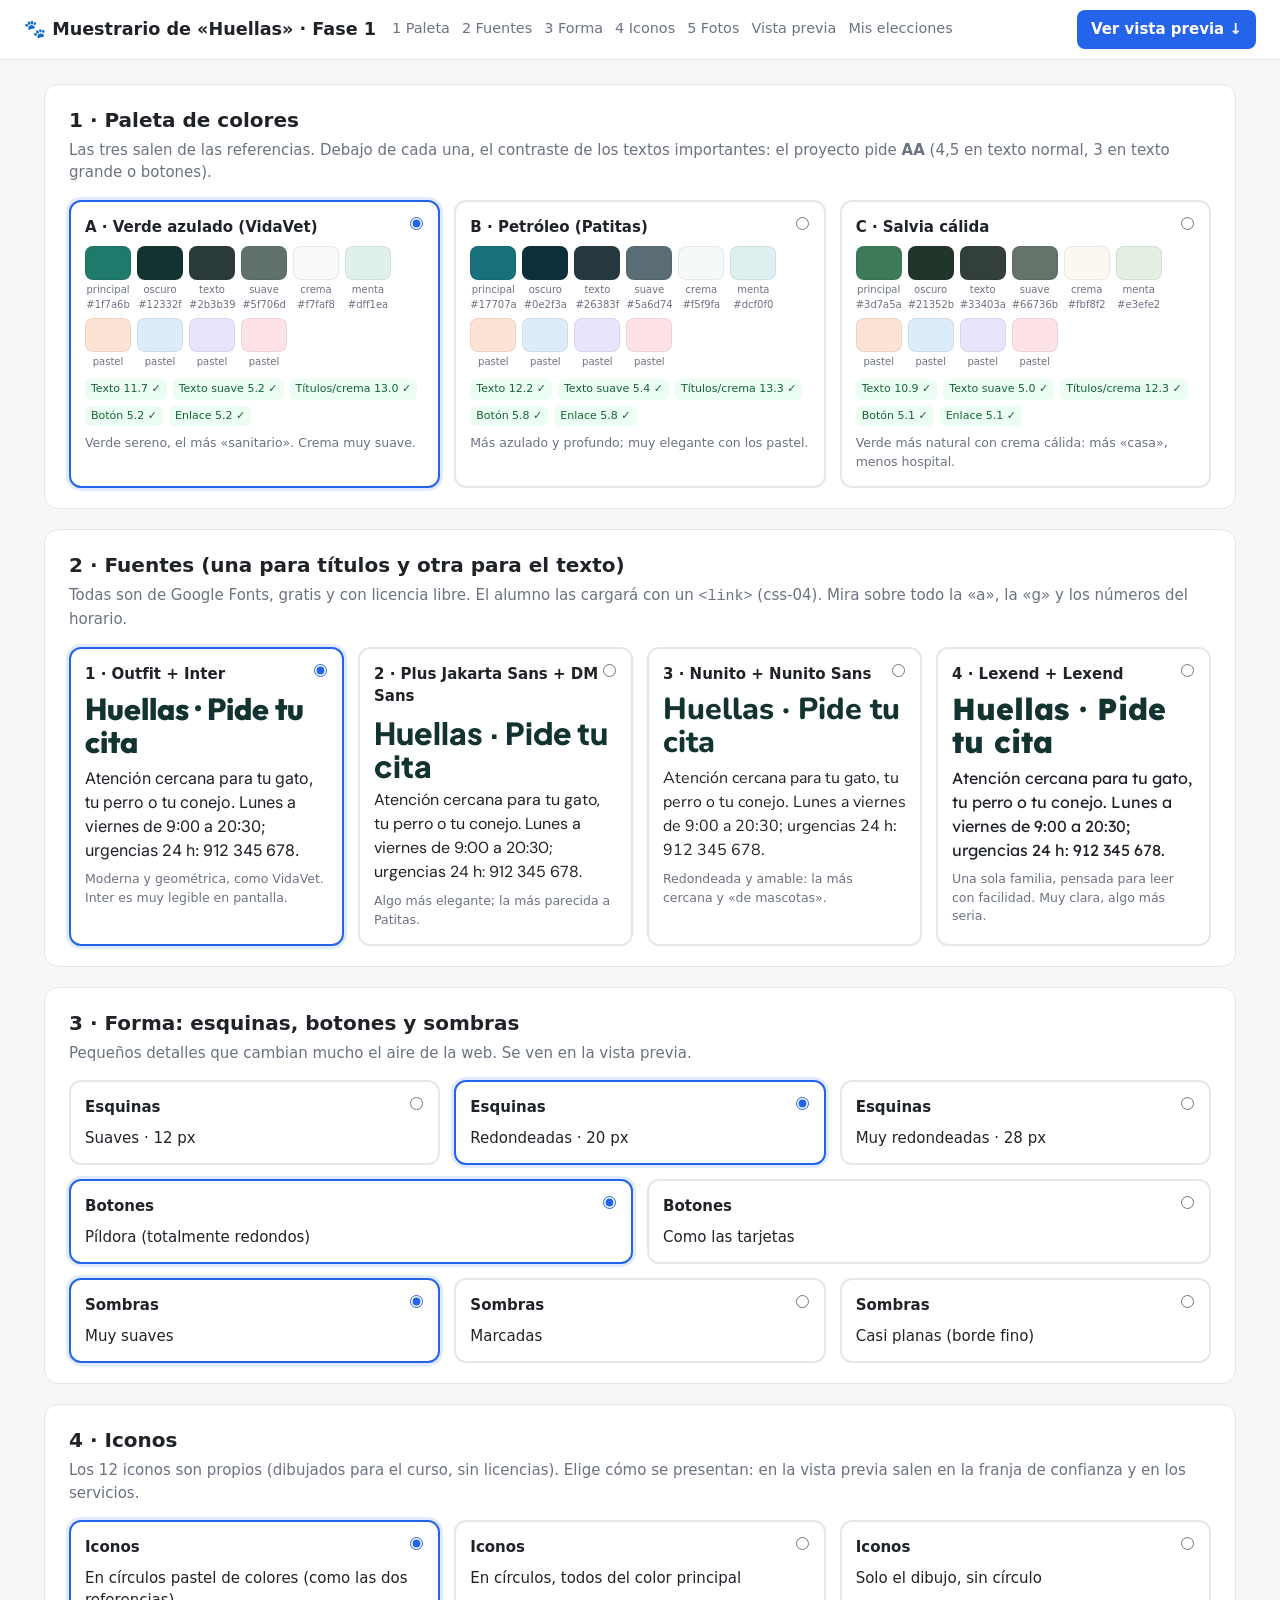
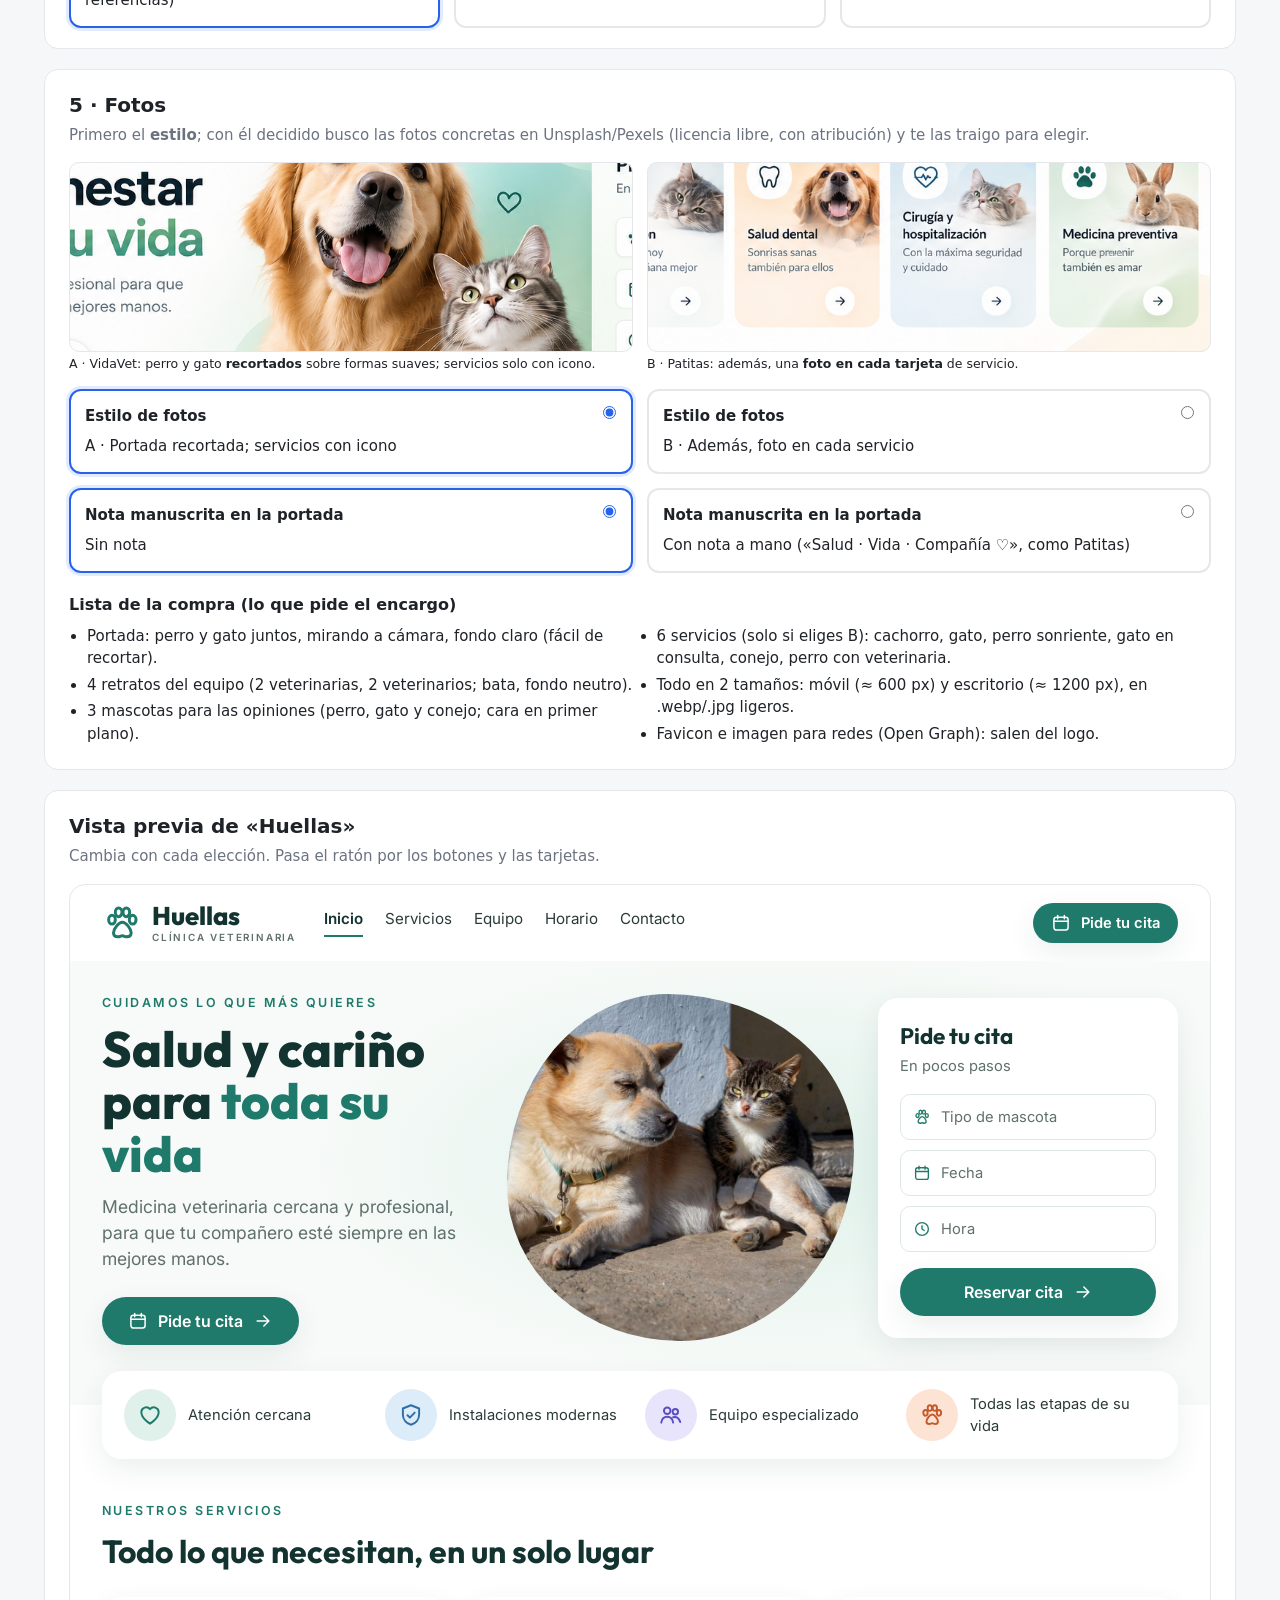
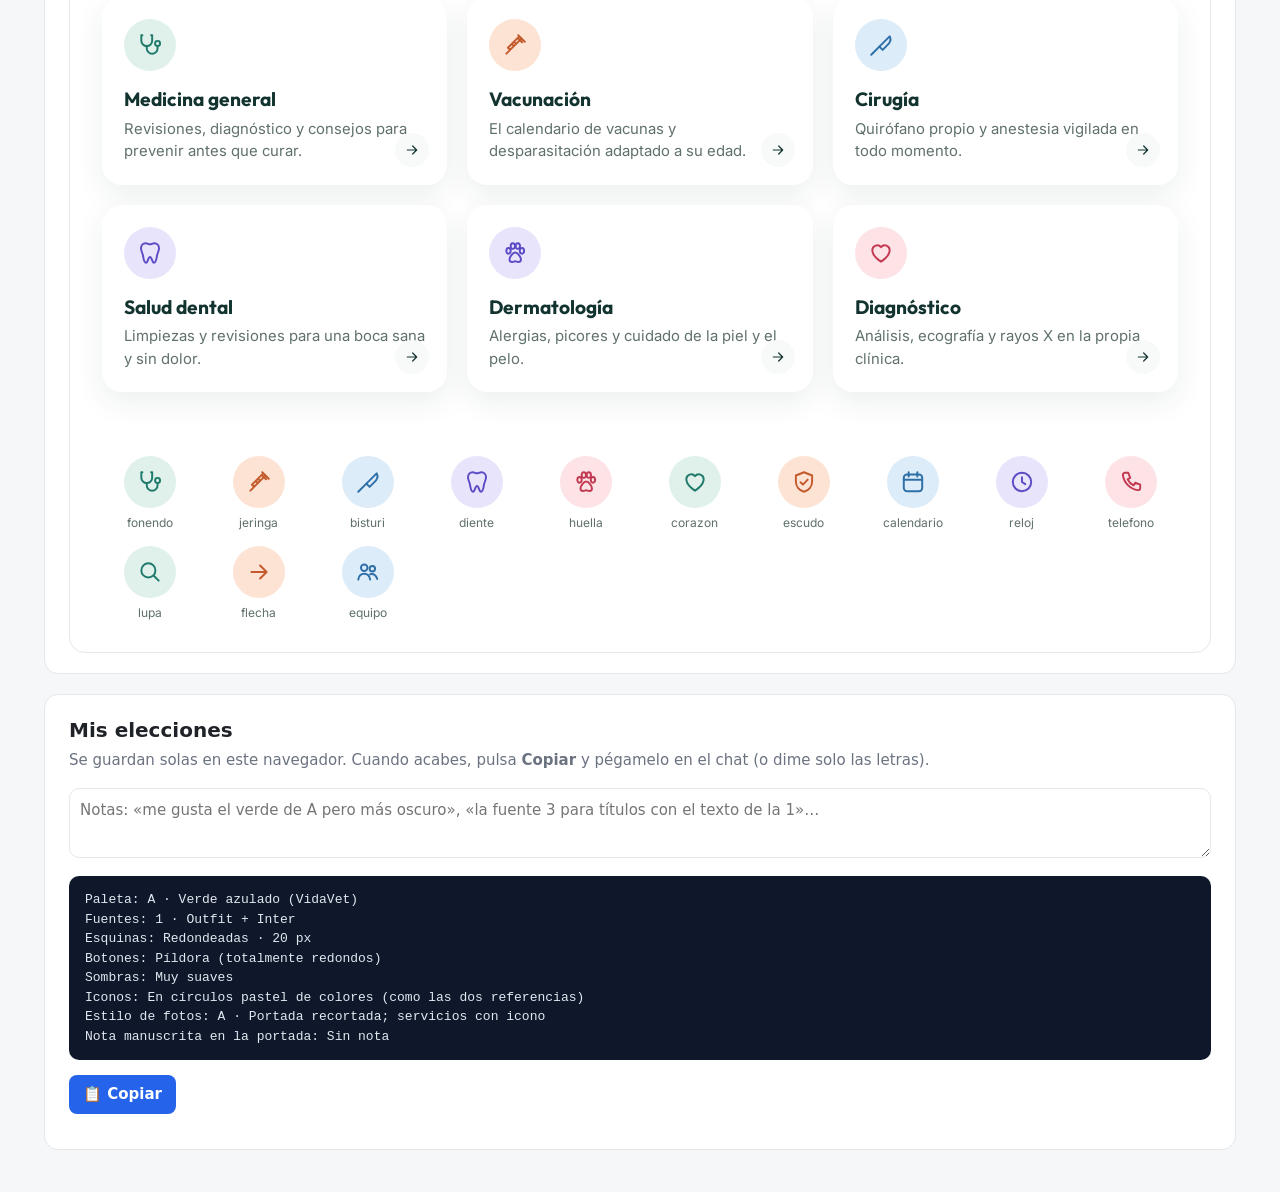
<file: docs/huellas/muestrario.html>
<!doctype html>
<html lang="es">
<head>
<meta charset="utf-8">
<meta name="viewport" content="width=device-width, initial-scale=1">
<title>Muestrario de Huellas</title>
<link rel="preconnect" href="https://fonts.googleapis.com">
<link rel="preconnect" href="https://fonts.gstatic.com" crossorigin>
<link href="https://fonts.googleapis.com/css2?family=Outfit:wght@400;600;700;800&family=Inter:wght@400;500;600&family=Plus+Jakarta+Sans:wght@400;600;700;800&family=DM+Sans:wght@400;500;700&family=Nunito:wght@400;600;800;900&family=Nunito+Sans:wght@400;600;700&family=Lexend:wght@400;500;600;700&family=Caveat:wght@500&display=swap" rel="stylesheet">
<style>
  /* ---------- Página del muestrario (neutra, no es Huellas) ---------- */
  :root { --g: #1f2328; --s: #6b7280; --l: #e5e7eb; --f: #f6f7f9; }
  * { box-sizing: border-box; }
  body { margin: 0; font: 15px/1.5 system-ui, "Segoe UI", sans-serif; color: var(--g); background: var(--f); }
  .cab { position: sticky; top: 0; z-index: 10; background: #fff; border-bottom: 1px solid var(--l); padding: 10px 24px;
         display: flex; gap: 16px; align-items: center; flex-wrap: wrap; }
  .cab h1 { font-size: 1.1rem; margin: 0; }
  .cab nav { display: flex; gap: 12px; flex-wrap: wrap; font-size: .9rem; }
  .cab nav a { color: var(--s); text-decoration: none; }
  .cab nav a:hover { color: var(--g); }
  .cab button { margin-left: auto; }
  main { max-width: 1240px; margin: 0 auto; padding: 24px; }
  section.dec { background: #fff; border: 1px solid var(--l); border-radius: 14px; padding: 20px 24px; margin-bottom: 20px; }
  section.dec > h2 { margin: 0 0 4px; font-size: 1.25rem; }
  section.dec > p.nota { margin: 0 0 16px; color: var(--s); }
  .opciones { display: grid; gap: 14px; grid-template-columns: repeat(auto-fit, minmax(260px, 1fr)); }
  label.op { display: block; border: 2px solid var(--l); border-radius: 12px; padding: 14px; cursor: pointer; position: relative; background: #fff; }
  label.op:hover { border-color: #b9c0c8; }
  label.op:has(input:checked) { border-color: #2563eb; box-shadow: 0 0 0 3px #2563eb22; }
  label.op input { position: absolute; top: 12px; right: 12px; accent-color: #2563eb; }
  label.op b.t { display: block; margin-bottom: 8px; }
  label.op small { color: var(--s); display: block; margin-top: 8px; }
  .muestras { display: flex; flex-wrap: wrap; gap: 6px; }
  .muestra { width: 46px; text-align: center; font-size: 10px; color: var(--s); }
  .muestra i { display: block; height: 34px; border-radius: 8px; border: 1px solid #0001; margin-bottom: 2px; }
  .contraste { display: flex; flex-wrap: wrap; gap: 6px; margin-top: 10px; }
  .contraste span { font-size: 11px; padding: 2px 6px; border-radius: 6px; background: #ecfdf3; color: #166534; }
  .contraste span.mal { background: #fef2f2; color: #991b1b; }
  .elecciones { font: 13px/1.5 ui-monospace, Consolas, monospace; background: #0f172a; color: #e2e8f0; padding: 14px 16px; border-radius: 10px; white-space: pre-wrap; margin: 0; }
  .boton-m { font: inherit; font-weight: 600; border: 0; background: #2563eb; color: #fff; padding: 8px 14px; border-radius: 8px; cursor: pointer; }
  .lista-fotos { columns: 2 320px; margin: 0; padding-left: 18px; color: var(--g); }
  .lista-fotos li { margin-bottom: 4px; break-inside: avoid; }
  .ref { display: grid; gap: 14px; grid-template-columns: repeat(auto-fit, minmax(300px, 1fr)); }
  .recorte { height: 190px; border-radius: 10px; background-size: 200%; background-repeat: no-repeat; border: 1px solid var(--l); }
  textarea.notas { width: 100%; min-height: 70px; font: inherit; padding: 10px; border-radius: 10px; border: 1px solid var(--l); }

  /* ---------- Huellas: todo sale de estas variables (las cambian las elecciones) ---------- */
  .huellas {
    --principal: #1f7a6b; --principal-osc: #155e53; --oscuro: #12332f; --texto: #2b3b39; --suave: #5f706d;
    --fondo: #ffffff; --crema: #f7faf8; --menta: #dff1ea;
    --a1: #fde3d3; --a1t: #c25a2c; --a2: #dcecf8; --a2t: #2f6fa8; --a3: #e8e4fb; --a3t: #5b4bc4; --a4: #fde2e6; --a4t: #c23a52;
    --fuente-titulo: "Outfit", sans-serif; --fuente-texto: "Inter", sans-serif;
    --radio: 20px; --radio-boton: 999px; --sombra: 0 10px 30px rgb(18 51 47 / .08);
    font-family: var(--fuente-texto); color: var(--texto); background: var(--fondo);
    border-radius: 16px; overflow: hidden; border: 1px solid var(--l);
  }
  .huellas h1, .huellas h2, .huellas h3, .huellas .marca { font-family: var(--fuente-titulo); color: var(--oscuro); }
  .h-cab { display: flex; align-items: center; gap: 28px; padding: 18px 32px; }
  .marca { display: flex; align-items: center; gap: 10px; font-weight: 800; font-size: 1.6rem; line-height: 1; }
  .marca svg { width: 40px; height: 40px; color: var(--principal); }
  .marca small { display: block; font: 600 .62rem/1 var(--fuente-texto); letter-spacing: .18em; color: var(--suave); text-transform: uppercase; margin-top: 4px; }
  .h-menu { display: flex; gap: 22px; font-size: .95rem; }
  .h-menu a { color: var(--texto); text-decoration: none; padding-bottom: 4px; }
  .h-menu a.activo { color: var(--oscuro); font-weight: 600; border-bottom: 2px solid var(--principal); }
  .btn { display: inline-flex; align-items: center; gap: 10px; font: 600 1rem var(--fuente-texto); color: #fff; background: var(--principal);
         border: 0; border-radius: var(--radio-boton); padding: 14px 26px; text-decoration: none; box-shadow: var(--sombra); cursor: pointer; transition: background .2s, transform .2s; }
  .btn:hover { background: var(--principal-osc); transform: translateY(-2px); }
  .btn svg { width: 20px; height: 20px; }
  .btn.peq { padding: 10px 18px; font-size: .92rem; margin-left: auto; }
  .h-portada { position: relative; display: grid; grid-template-columns: 1.1fr 1fr 300px; gap: 24px; align-items: center; padding: 30px 32px 60px;
               background: radial-gradient(60% 70% at 62% 45%, var(--menta), transparent 70%), var(--crema); }
  .antetitulo { font: 600 .78rem var(--fuente-texto); letter-spacing: .2em; text-transform: uppercase; color: var(--principal); }
  .h-portada h1 { font-size: 3.1rem; line-height: 1.05; margin: 10px 0 14px; font-weight: 800; }
  .h-portada h1 em { font-style: normal; color: var(--principal); }
  .h-portada p { font-size: 1.1rem; color: var(--suave); margin: 0 0 24px; }
  .foto { aspect-ratio: 1; border-radius: 46% 54% 50% 50% / 55% 45% 55% 45%; background: var(--menta); display: grid; place-items: center;
          text-align: center; color: var(--suave); font-size: .85rem; padding: 20px; border: 2px dashed color-mix(in srgb, var(--principal) 35%, transparent); }
  .foto.cuadrada { border-radius: var(--radio); }
  .tarjeta { background: var(--fondo); border-radius: var(--radio); box-shadow: var(--sombra); padding: 22px; }
  .cita h3 { margin: 0; font-size: 1.4rem; }
  .cita p { margin: 2px 0 16px; color: var(--suave); font-size: .92rem; }
  .campo { display: flex; align-items: center; gap: 10px; border: 1px solid #dfe7e5; border-radius: calc(var(--radio) * .5); padding: 11px 12px; margin-bottom: 10px; color: var(--suave); font-size: .92rem; }
  .campo svg { width: 18px; height: 18px; color: var(--principal); }
  .cita .btn { width: 100%; justify-content: center; margin-top: 6px; }
  .h-franja { display: grid; grid-template-columns: repeat(4, 1fr); gap: 10px; margin: -34px 32px 0; position: relative; padding: 18px 22px; }
  .ventaja { display: flex; align-items: center; gap: 12px; font-size: .92rem; }
  .ico { width: 52px; height: 52px; border-radius: 50%; display: grid; place-items: center; flex: none; }
  .ico svg { width: 26px; height: 26px; }
  .h-servicios { padding: 40px 32px 44px; }
  .h-servicios h2 { font-size: 2rem; margin: 6px 0 22px; }
  .rejilla { display: grid; grid-template-columns: repeat(3, 1fr); gap: 20px; }
  .servicio { position: relative; transition: transform .2s; }
  .servicio:hover { transform: translateY(-4px); }
  .servicio h3 { margin: 14px 0 4px; font-size: 1.2rem; }
  .servicio p { margin: 0; color: var(--suave); font-size: .93rem; }
  .servicio .flecha { position: absolute; right: 18px; bottom: 18px; width: 34px; height: 34px; border-radius: 50%; background: var(--crema); display: grid; place-items: center; color: var(--oscuro); }
  .servicio .flecha svg { width: 16px; height: 16px; }
  .servicio .mini { height: 150px; margin: -22px -22px 0; border-radius: var(--radio) var(--radio) 0 0; background: var(--crema); display: grid; place-items: center; color: var(--suave); font-size: .8rem; border-bottom: 1px dashed #cfdcd9; }
  .nota-mano { font-family: "Caveat", cursive; font-size: 1.4rem; color: var(--oscuro); position: absolute; right: 340px; top: 30px; transform: rotate(-6deg); }
  /* Estilos de icono */
  .huellas[data-iconos="circulo"] .ico.c1 { background: var(--a1); color: var(--a1t); }
  .huellas[data-iconos="circulo"] .ico.c2 { background: var(--a2); color: var(--a2t); }
  .huellas[data-iconos="circulo"] .ico.c3 { background: var(--a3); color: var(--a3t); }
  .huellas[data-iconos="circulo"] .ico.c4 { background: var(--a4); color: var(--a4t); }
  .huellas[data-iconos="circulo"] .ico.c0 { background: var(--menta); color: var(--principal); }
  .huellas[data-iconos="uno"] .ico { background: var(--menta); color: var(--principal); }
  .huellas[data-iconos="solo"] .ico { background: none; color: var(--principal); width: 34px; justify-content: start; }
  .huellas[data-iconos="solo"] .ico svg { width: 30px; height: 30px; }
  .iconos12 { display: grid; grid-template-columns: repeat(auto-fill, minmax(88px, 1fr)); gap: 14px; padding: 20px 32px 30px; }
  .iconos12 figure { margin: 0; text-align: center; font-size: .75rem; color: var(--suave); }
  .iconos12 .ico { margin: 0 auto 6px; }
  svg.i { fill: none; stroke: currentColor; stroke-width: 1.8; stroke-linecap: round; stroke-linejoin: round; }
  svg.i .r { fill: currentColor; stroke: none; }
  @media (max-width: 1000px) {
    .h-portada { grid-template-columns: 1fr; } .h-franja, .rejilla { grid-template-columns: 1fr 1fr; } .h-menu, .nota-mano { display: none; }
  }
</style>
</head>
<body>

<!-- Iconos propios de Huellas (24×24, trazo). Se reutilizan con <use>. -->
<svg width="0" height="0" style="position:absolute" aria-hidden="true">
  <defs>
    <symbol id="i-huella" viewBox="0 0 24 24"><ellipse class="r" cx="6" cy="10" rx="2" ry="2.6"/><ellipse class="r" cx="10" cy="5.6" rx="2" ry="2.6"/><ellipse class="r" cx="14.6" cy="5.6" rx="2" ry="2.6"/><ellipse class="r" cx="18.4" cy="10" rx="2" ry="2.6"/><path class="r" d="M12.2 11.5c2.3 0 5.3 4.2 5.3 6.4 0 1.7-1.3 2.4-2.7 2.4-1 0-1.6-.6-2.6-.6s-1.6.6-2.6.6c-1.4 0-2.7-.7-2.7-2.4 0-2.2 3-6.4 5.3-6.4z"/></symbol>
    <symbol id="i-fonendo" viewBox="0 0 24 24"><path d="M5 3H4v5a5 5 0 0 0 10 0V3h-1"/><path d="M9 13v2a5 5 0 0 0 10 0v-2"/><circle cx="19" cy="10.5" r="2.3"/></symbol>
    <symbol id="i-jeringa" viewBox="0 0 24 24"><path d="M15 3l6 6M18 6l-3 3M17 7L7.5 16.5 5 19M14.5 5.5l4 4M7.5 16.5l-2-2L15 5M9.5 11.5l1.5 1.5M11.5 9.5L13 11M4 20l1-1"/></symbol>
    <symbol id="i-bisturi" viewBox="0 0 24 24"><path d="M3 21l7.5-7.5"/><path d="M10.5 13.5L20 4c1.5 2.8.4 6.4-3 9l-3.5 3.5z"/></symbol>
    <symbol id="i-diente" viewBox="0 0 24 24"><path d="M8 3c-2.6 0-4.3 2-4.3 4.6 0 2.6 1.2 4 1.7 6.2.6 2.8.9 7.2 2.9 7.2 1.8 0 1.9-5.4 3.7-5.4s1.9 5.4 3.7 5.4c2 0 2.3-4.4 2.9-7.2.5-2.2 1.7-3.6 1.7-6.2C20.3 5 18.6 3 16 3c-1.8 0-2.6 1-4 1S9.8 3 8 3z"/></symbol>
    <symbol id="i-corazon" viewBox="0 0 24 24"><path d="M12 20s-8-4.8-8-10.5A4.5 4.5 0 0 1 12 6.6a4.5 4.5 0 0 1 8 2.9C20 15.2 12 20 12 20z"/></symbol>
    <symbol id="i-escudo" viewBox="0 0 24 24"><path d="M12 3l7.5 3v5.5c0 4.7-3.2 8.3-7.5 9.5-4.3-1.2-7.5-4.8-7.5-9.5V6z"/><path d="M8.8 12.2l2.2 2.2 4.4-4.6"/></symbol>
    <symbol id="i-calendario" viewBox="0 0 24 24"><rect x="3.5" y="5" width="17" height="15.5" rx="3"/><path d="M3.5 10h17M8 3v4M16 3v4"/></symbol>
    <symbol id="i-reloj" viewBox="0 0 24 24"><circle cx="12" cy="12" r="8.5"/><path d="M12 7.5V12l3 2"/></symbol>
    <symbol id="i-telefono" viewBox="0 0 24 24"><path d="M6.5 3.5h3l1.8 4.6-2.4 1.5a11 11 0 0 0 5.5 5.5l1.5-2.4 4.6 1.8v3a2 2 0 0 1-2 2A16 16 0 0 1 4.5 5.5a2 2 0 0 1 2-2z"/></symbol>
    <symbol id="i-lupa" viewBox="0 0 24 24"><circle cx="10.5" cy="10.5" r="6.5"/><path d="M15.5 15.5L20 20"/></symbol>
    <symbol id="i-flecha" viewBox="0 0 24 24"><path d="M5 12h14M13 6l6 6-6 6"/></symbol>
    <symbol id="i-equipo" viewBox="0 0 24 24"><circle cx="8.5" cy="8" r="3"/><circle cx="16" cy="9" r="2.5"/><path d="M3 19c.5-3.3 2.6-5.3 5.5-5.3s5 2 5.5 5.3M14 14c2.7-.4 5.5.9 6.5 4.5"/></symbol>
  </defs>
</svg>

<header class="cab">
  <h1>🐾 Muestrario de «Huellas» · Fase 1</h1>
  <nav>
    <a href="#d-paleta">1 Paleta</a><a href="#d-fuentes">2 Fuentes</a><a href="#d-forma">3 Forma</a>
    <a href="#d-iconos">4 Iconos</a><a href="#d-fotos">5 Fotos</a><a href="#vista">Vista previa</a><a href="#d-resumen">Mis elecciones</a>
  </nav>
  <button class="boton-m" data-ir-vista>Ver vista previa ↓</button>
</header>

<main>
  <section class="dec" id="d-paleta">
    <h2>1 · Paleta de colores</h2>
    <p class="nota">Las tres salen de las referencias. Debajo de cada una, el contraste de los textos importantes: el proyecto pide <b>AA</b> (4,5 en texto normal, 3 en texto grande o botones).</p>
    <div class="opciones" data-grupo="paleta"></div>
  </section>

  <section class="dec" id="d-fuentes">
    <h2>2 · Fuentes (una para títulos y otra para el texto)</h2>
    <p class="nota">Todas son de Google Fonts, gratis y con licencia libre. El alumno las cargará con un <code>&lt;link&gt;</code> (css-04). Mira sobre todo la «a», la «g» y los números del horario.</p>
    <div class="opciones" data-grupo="fuentes"></div>
  </section>

  <section class="dec" id="d-forma">
    <h2>3 · Forma: esquinas, botones y sombras</h2>
    <p class="nota">Pequeños detalles que cambian mucho el aire de la web. Se ven en la vista previa.</p>
    <div class="opciones" data-grupo="radio"></div>
    <div class="opciones" data-grupo="boton" style="margin-top:14px"></div>
    <div class="opciones" data-grupo="sombra" style="margin-top:14px"></div>
  </section>

  <section class="dec" id="d-iconos">
    <h2>4 · Iconos</h2>
    <p class="nota">Los 12 iconos son propios (dibujados para el curso, sin licencias). Elige cómo se presentan: en la vista previa salen en la franja de confianza y en los servicios.</p>
    <div class="opciones" data-grupo="iconos"></div>
  </section>

  <section class="dec" id="d-fotos">
    <h2>5 · Fotos</h2>
    <p class="nota">Primero el <b>estilo</b>; con él decidido busco las fotos concretas en Unsplash/Pexels (licencia libre, con atribución) y te las traigo para elegir.</p>
    <div class="ref">
      <figure style="margin:0"><div class="recorte" style="background-image:url('../../recursos/VidaVet_%20Salud%20y%20bienestar%20animal-1.png');background-position:58% 30%"></div><figcaption><small>A · VidaVet: perro y gato <b>recortados</b> sobre formas suaves; servicios solo con icono.</small></figcaption></figure>
      <figure style="margin:0"><div class="recorte" style="background-image:url('../../recursos/Cl%C3%ADnica%20Patitas_%20Cuidamos%20su%20bienestar-2.png');background-position:95% 98%"></div><figcaption><small>B · Patitas: además, una <b>foto en cada tarjeta</b> de servicio.</small></figcaption></figure>
    </div>
    <div class="opciones" data-grupo="fotos" style="margin-top:14px"></div>
    <div class="opciones" data-grupo="nota" style="margin-top:14px"></div>
    <h3 style="margin:20px 0 8px;font-size:1rem">Lista de la compra (lo que pide el encargo)</h3>
    <ul class="lista-fotos">
      <li>Portada: perro y gato juntos, mirando a cámara, fondo claro (fácil de recortar).</li>
      <li>4 retratos del equipo (2 veterinarias, 2 veterinarios; bata, fondo neutro).</li>
      <li>3 mascotas para las opiniones (perro, gato y conejo; cara en primer plano).</li>
      <li>6 servicios (solo si eliges B): cachorro, gato, perro sonriente, gato en consulta, conejo, perro con veterinaria.</li>
      <li>Todo en 2 tamaños: móvil (≈ 600 px) y escritorio (≈ 1200 px), en .webp/.jpg ligeros.</li>
      <li>Favicon e imagen para redes (Open Graph): salen del logo.</li>
    </ul>
  </section>

  <section class="dec" id="vista">
    <h2>Vista previa de «Huellas»</h2>
    <p class="nota">Cambia con cada elección. Pasa el ratón por los botones y las tarjetas.</p>
    <div class="huellas" data-huellas data-iconos="circulo">
      <header class="h-cab">
        <div class="marca"><svg class="i"><use href="#i-huella"/></svg><div>Huellas<small>Clínica veterinaria</small></div></div>
        <nav class="h-menu"><a class="activo" href="#vista">Inicio</a><a href="#vista">Servicios</a><a href="#vista">Equipo</a><a href="#vista">Horario</a><a href="#vista">Contacto</a></nav>
        <a class="btn peq" href="#vista"><svg class="i"><use href="#i-calendario"/></svg>Pide tu cita</a>
      </header>
      <section class="h-portada">
        <div>
          <span class="antetitulo">Cuidamos lo que más quieres</span>
          <h1>Salud y cariño para <em>toda su vida</em></h1>
          <p>Medicina veterinaria cercana y profesional, para que tu compañero esté siempre en las mejores manos.</p>
          <a class="btn" href="#vista"><svg class="i"><use href="#i-calendario"/></svg>Pide tu cita <svg class="i"><use href="#i-flecha"/></svg></a>
        </div>
        <div class="foto" style="background:url(../../recursos/huellas/web/img/portada.jpg) center/cover;border:0"></div>
        <span class="nota-mano" data-nota-mano hidden>Salud · Vida · Compañía ♡</span>
        <div class="tarjeta cita">
          <h3>Pide tu cita</h3><p>En pocos pasos</p>
          <div class="campo"><svg class="i"><use href="#i-huella"/></svg>Tipo de mascota</div>
          <div class="campo"><svg class="i"><use href="#i-calendario"/></svg>Fecha</div>
          <div class="campo"><svg class="i"><use href="#i-reloj"/></svg>Hora</div>
          <a class="btn" href="#vista">Reservar cita <svg class="i"><use href="#i-flecha"/></svg></a>
        </div>
      </section>
      <div class="tarjeta h-franja">
        <div class="ventaja"><span class="ico c0"><svg class="i"><use href="#i-corazon"/></svg></span>Atención cercana</div>
        <div class="ventaja"><span class="ico c2"><svg class="i"><use href="#i-escudo"/></svg></span>Instalaciones modernas</div>
        <div class="ventaja"><span class="ico c3"><svg class="i"><use href="#i-equipo"/></svg></span>Equipo especializado</div>
        <div class="ventaja"><span class="ico c1"><svg class="i"><use href="#i-huella"/></svg></span>Todas las etapas de su vida</div>
      </div>
      <section class="h-servicios">
        <span class="antetitulo">Nuestros servicios</span>
        <h2>Todo lo que necesitan, en un solo lugar</h2>
        <div class="rejilla" data-servicios></div>
      </section>
      <div class="iconos12" data-iconos12></div>
    </div>
  </section>

  <section class="dec" id="d-resumen">
    <h2>Mis elecciones</h2>
    <p class="nota">Se guardan solas en este navegador. Cuando acabes, pulsa <b>Copiar</b> y pégamelo en el chat (o dime solo las letras).</p>
    <textarea class="notas" data-notas placeholder="Notas: «me gusta el verde de A pero más oscuro», «la fuente 3 para títulos con el texto de la 1»…"></textarea>
    <pre class="elecciones" data-resumen style="margin-top:12px"></pre>
    <p><button class="boton-m" data-copiar>📋 Copiar</button> <span data-copiado style="color:var(--s)"></span></p>
  </section>
</main>

<script>
  const PALETAS = {
    A: { nombre: "A · Verde azulado (VidaVet)", nota: "Verde sereno, el más «sanitario». Crema muy suave.",
         v: { principal: "#1f7a6b", "principal-osc": "#155e53", oscuro: "#12332f", texto: "#2b3b39", suave: "#5f706d", fondo: "#ffffff", crema: "#f7faf8", menta: "#dff1ea" } },
    B: { nombre: "B · Petróleo (Patitas)", nota: "Más azulado y profundo; muy elegante con los pastel.",
         v: { principal: "#17707a", "principal-osc": "#0f555e", oscuro: "#0e2f3a", texto: "#26383f", suave: "#5a6d74", fondo: "#ffffff", crema: "#f5f9fa", menta: "#dcf0f0" } },
    C: { nombre: "C · Salvia cálida", nota: "Verde más natural con crema cálida: más «casa», menos hospital.",
         v: { principal: "#3d7a5a", "principal-osc": "#2e5f45", oscuro: "#21352b", texto: "#33403a", suave: "#66736b", fondo: "#ffffff", crema: "#fbf8f2", menta: "#e3efe2" } }
  };
  const PASTEL = { a1: "#fde3d3", a1t: "#c25a2c", a2: "#dcecf8", a2t: "#2f6fa8", a3: "#e8e4fb", a3t: "#5b4bc4", a4: "#fde2e6", a4t: "#c23a52" };
  const FUENTES = {
    1: { nombre: "1 · Outfit + Inter", t: "Outfit", x: "Inter", nota: "Moderna y geométrica, como VidaVet. Inter es muy legible en pantalla." },
    2: { nombre: "2 · Plus Jakarta Sans + DM Sans", t: "Plus Jakarta Sans", x: "DM Sans", nota: "Algo más elegante; la más parecida a Patitas." },
    3: { nombre: "3 · Nunito + Nunito Sans", t: "Nunito", x: "Nunito Sans", nota: "Redondeada y amable: la más cercana y «de mascotas»." },
    4: { nombre: "4 · Lexend + Lexend", t: "Lexend", x: "Lexend", nota: "Una sola familia, pensada para leer con facilidad. Muy clara, algo más seria." }
  };
  const OPCIONES = {
    radio: { titulo: "Esquinas", def: "M", ops: { S: ["Suaves · 12 px", "12px"], M: ["Redondeadas · 20 px", "20px"], L: ["Muy redondeadas · 28 px", "28px"] } },
    boton: { titulo: "Botones", def: "P", ops: { P: ["Píldora (totalmente redondos)", "999px"], R: ["Como las tarjetas", "radio"] } },
    sombra: { titulo: "Sombras", def: "S", ops: { S: ["Muy suaves", "0 10px 30px rgb(18 51 47 / .08)"], M: ["Marcadas", "0 14px 34px rgb(18 51 47 / .18)"], N: ["Casi planas (borde fino)", "0 0 0 1px rgb(18 51 47 / .08)"] } },
    iconos: { titulo: "Iconos", def: "circulo", ops: { circulo: ["En círculos pastel de colores (como las dos referencias)"], uno: ["En círculos, todos del color principal"], solo: ["Solo el dibujo, sin círculo"] } },
    fotos: { titulo: "Estilo de fotos", def: "A", ops: { A: ["A · Portada recortada; servicios con icono"], B: ["B · Además, foto en cada servicio"] } },
    nota: { titulo: "Nota manuscrita en la portada", def: "no", ops: { no: ["Sin nota"], si: ["Con nota a mano («Salud · Vida · Compañía ♡», como Patitas)"] } }
  };
  const SERVICIOS = [
    ["fonendo", "Medicina general", "Revisiones, diagnóstico y consejos para prevenir antes que curar.", "c0", "medicina"],
    ["jeringa", "Vacunación", "El calendario de vacunas y desparasitación adaptado a su edad.", "c1", "vacunacion"],
    ["bisturi", "Cirugía", "Quirófano propio y anestesia vigilada en todo momento.", "c2", "cirugia"],
    ["diente", "Salud dental", "Limpiezas y revisiones para una boca sana y sin dolor.", "c3", "dental"],
    ["huella", "Dermatología", "Alergias, picores y cuidado de la piel y el pelo.", "c3", "dermatologia"],
    ["corazon", "Diagnóstico", "Análisis, ecografía y rayos X en la propia clínica.", "c4", "diagnostico"]
  ];
  const ICONOS = ["fonendo", "jeringa", "bisturi", "diente", "huella", "corazon", "escudo", "calendario", "reloj", "telefono", "lupa", "flecha", "equipo"];

  const CLAVE = "huellas-muestrario-v1";
  let el = { paleta: "A", fuentes: "1", notas: "" };
  for (const [g, o] of Object.entries(OPCIONES)) el[g] = o.def;
  try { Object.assign(el, JSON.parse(localStorage.getItem(CLAVE)) || {}); } catch (e) { /* sin almacenamiento */ }
  const guardar = () => { try { localStorage.setItem(CLAVE, JSON.stringify(el)); } catch (e) { /* nada */ } };

  /* Contraste WCAG */
  const lum = hex => { const c = hex.match(/\w\w/g).map(h => parseInt(h, 16) / 255).map(v => v <= .03928 ? v / 12.92 : ((v + .055) / 1.055) ** 2.4); return .2126 * c[0] + .7152 * c[1] + .0722 * c[2]; };
  const ratio = (a, b) => { const [x, y] = [lum(a), lum(b)].sort((m, n) => n - m); return (x + .05) / (y + .05); };

  const huellas = document.querySelector("[data-huellas]");
  const tarjeta = (grupo, clave, html) =>
    `<label class="op"><input type="radio" name="${grupo}" value="${clave}"${el[grupo] === clave ? " checked" : ""}>${html}</label>`;

  document.querySelector('[data-grupo="paleta"]').innerHTML = Object.entries(PALETAS).map(([k, p]) => {
    const v = p.v, cs = [["Texto", v.texto, v.fondo, 4.5], ["Texto suave", v.suave, v.fondo, 4.5], ["Títulos/crema", v.oscuro, v.crema, 4.5], ["Botón", "#ffffff", v.principal, 4.5], ["Enlace", v.principal, v.fondo, 4.5]];
    return tarjeta("paleta", k, `<b class="t">${p.nombre}</b><div class="muestras">` +
      ["principal", "oscuro", "texto", "suave", "crema", "menta"].map(n => `<div class="muestra"><i style="background:${v[n]}"></i>${n}<br>${v[n]}</div>`).join("") +
      `</div><div class="muestras" style="margin-top:6px">` + Object.entries(PASTEL).filter(([n]) => !n.endsWith("t")).map(([n, c]) => `<div class="muestra"><i style="background:${c}"></i>pastel</div>`).join("") +
      `</div><div class="contraste">` + cs.map(([n, a, b, min]) => { const r = ratio(a, b); return `<span class="${r < min ? "mal" : ""}">${n} ${r.toFixed(1)}${r < min ? " ✗" : " ✓"}</span>`; }).join("") +
      `</div><small>${p.nota}</small>`);
  }).join("");

  document.querySelector('[data-grupo="fuentes"]').innerHTML = Object.entries(FUENTES).map(([k, f]) =>
    tarjeta("fuentes", k, `<b class="t">${f.nombre}</b>
      <div style="font:800 1.9rem/1.1 '${f.t}';color:#12332f">Huellas · Pide tu cita</div>
      <div style="font:400 1rem/1.5 '${f.x}';margin-top:6px">Atención cercana para tu gato, tu perro o tu conejo. Lunes a viernes de 9:00 a 20:30; urgencias 24 h: 912 345 678.</div>
      <small>${f.nota}</small>`)).join("");

  for (const [g, o] of Object.entries(OPCIONES))
    document.querySelector(`[data-grupo="${g}"]`).innerHTML = Object.entries(o.ops).map(([k, [txt]]) => tarjeta(g, k, `<b class="t">${o.titulo}</b>${txt}`)).join("");

  const ico = (n, c) => `<span class="ico ${c}"><svg class="i"><use href="#i-${n}"/></svg></span>`;
  document.querySelector("[data-iconos12]").innerHTML = ICONOS.map((n, i) => `<figure>${ico(n, "c" + (i % 5))}${n}</figure>`).join("");

  function aplicar() {
    const v = Object.assign({}, PASTEL, PALETAS[el.paleta].v);
    for (const [n, c] of Object.entries(v)) huellas.style.setProperty("--" + n, c);
    const f = FUENTES[el.fuentes];
    huellas.style.setProperty("--fuente-titulo", `"${f.t}", sans-serif`);
    huellas.style.setProperty("--fuente-texto", `"${f.x}", sans-serif`);
    huellas.style.setProperty("--radio", OPCIONES.radio.ops[el.radio][1]);
    huellas.style.setProperty("--radio-boton", el.boton === "P" ? "999px" : "calc(var(--radio) * .6)");
    huellas.style.setProperty("--sombra", OPCIONES.sombra.ops[el.sombra][1]);
    huellas.dataset.iconos = el.iconos;
    document.querySelector("[data-nota-mano]").hidden = el.nota !== "si";
    document.querySelector(".foto").classList.toggle("cuadrada", el.fotos === "B");
    document.querySelector("[data-servicios]").innerHTML = SERVICIOS.map(([n, t, d, c, f]) =>
      `<article class="tarjeta servicio">${el.fotos === "B" ? `<div class="mini" style="background:url(../../recursos/huellas/web/img/servicio-${f}.jpg) center/cover"></div>` : ""}${ico(n, c)}<h3>${t}</h3><p>${d}</p><span class="flecha"><svg class="i"><use href="#i-flecha"/></svg></span></article>`).join("");
    const lineas = [
      `Paleta: ${PALETAS[el.paleta].nombre}`,
      `Fuentes: ${FUENTES[el.fuentes].nombre}`,
      ...Object.entries(OPCIONES).map(([g, o]) => `${o.titulo}: ${o.ops[el[g]][0]}`),
    ];
    if (el.notas.trim()) lineas.push("Notas: " + el.notas.trim());
    document.querySelector("[data-resumen]").textContent = lineas.join("\n");
    guardar();
  }

  document.addEventListener("change", e => {
    if (e.target.type === "radio") { el[e.target.name] = e.target.value; aplicar(); }
  });
  const notas = document.querySelector("[data-notas]");
  notas.value = el.notas;
  notas.addEventListener("input", () => { el.notas = notas.value; aplicar(); });
  document.querySelector("[data-copiar]").addEventListener("click", async () => {
    try { await navigator.clipboard.writeText(document.querySelector("[data-resumen]").textContent); document.querySelector("[data-copiado]").textContent = "¡Copiado!"; }
    catch (e) { document.querySelector("[data-copiado]").textContent = "No se pudo copiar: selecciona el texto a mano."; }
  });
  document.querySelector("[data-ir-vista]").addEventListener("click", () => document.getElementById("vista").scrollIntoView({ behavior: "smooth" }));
  aplicar();
</script>
</body>
</html>
</file>
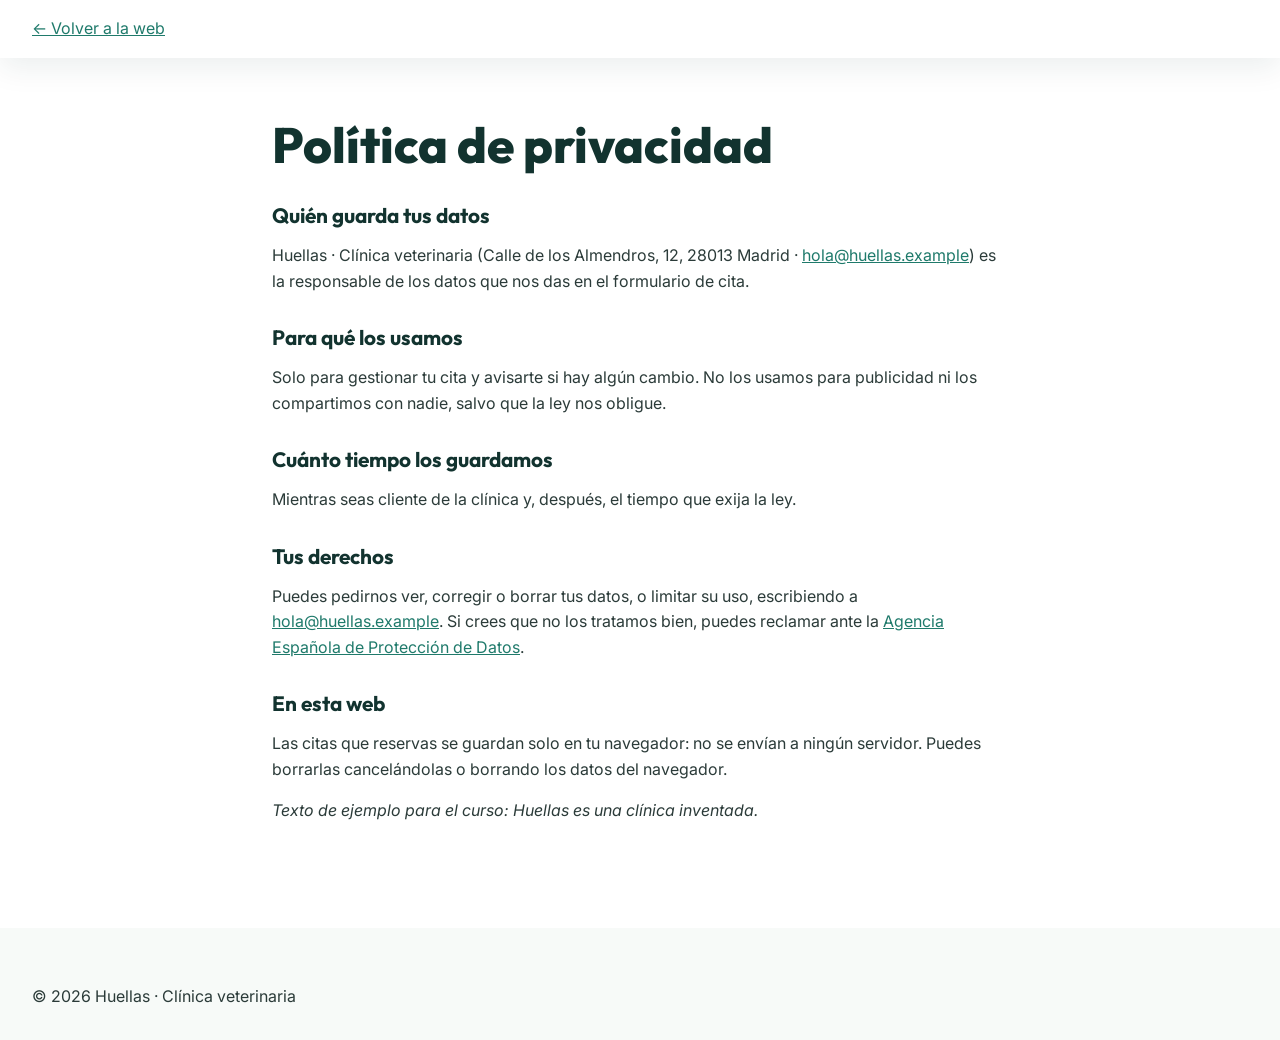
<file: recursos/huellas/web/privacidad.html>
<!DOCTYPE html>
<html lang="es">
<head>
  <meta charset="UTF-8">
  <meta name="viewport" content="width=device-width, initial-scale=1">
  <title>Política de privacidad · Huellas</title>
  <meta name="description" content="Cómo trata Huellas, clínica veterinaria, los datos del formulario de cita.">
  <link rel="icon" href="img/favicon.svg">
  <link rel="preconnect" href="https://fonts.googleapis.com">
  <link rel="preconnect" href="https://fonts.gstatic.com" crossorigin>
  <link rel="stylesheet" href="https://fonts.googleapis.com/css2?family=Outfit:wght@700;800&family=Inter:wght@400;500;600&display=swap">
  <link rel="stylesheet" href="estilos.css">
</head>
<body>

  <header>
    <a href="index.html">← Volver a la web</a>
  </header>

  <main class="texto-legal">
    <h1>Política de privacidad</h1>

    <h2>Quién guarda tus datos</h2>
    <p>Huellas · Clínica veterinaria (Calle de los Almendros, 12, 28013 Madrid · <a href="mailto:hola@huellas.example">hola@huellas.example</a>) es la responsable de los datos que nos das en el formulario de cita.</p>

    <h2>Para qué los usamos</h2>
    <p>Solo para gestionar tu cita y avisarte si hay algún cambio. No los usamos para publicidad ni los compartimos con nadie, salvo que la ley nos obligue.</p>

    <h2>Cuánto tiempo los guardamos</h2>
    <p>Mientras seas cliente de la clínica y, después, el tiempo que exija la ley.</p>

    <h2>Tus derechos</h2>
    <p>Puedes pedirnos ver, corregir o borrar tus datos, o limitar su uso, escribiendo a <a href="mailto:hola@huellas.example">hola@huellas.example</a>. Si crees que no los tratamos bien, puedes reclamar ante la <a href="https://www.aepd.es/" target="_blank" rel="noopener">Agencia Española de Protección de Datos</a>.</p>

    <h2>En esta web</h2>
    <p>Las citas que reservas se guardan solo en tu navegador: no se envían a ningún servidor. Puedes borrarlas cancelándolas o borrando los datos del navegador.</p>

    <p><em>Texto de ejemplo para el curso: Huellas es una clínica inventada.</em></p>
  </main>

  <footer>
    <p>© 2026 Huellas · Clínica veterinaria</p>
  </footer>

</body>
</html>
</file>
<file: css/tema.css>
/* ============================================================
   <CSS-HTML> · Tema: colores, tipografía y modo claro/oscuro
   ============================================================ */
:root {
  /* Fondo y texto */
  --fondo: #fff8ef;
  --fondo-2: #ffefdc;
  --superficie: #ffffff;
  --superficie-2: #f7f3ee;
  --borde: #ead9c6;
  --texto: #2b2238;
  --texto-suave: #6d6278;

  /* Colores de cada mundo */
  --mundo-html: #f26b38;
  --mundo-html-osc: #c84d1e;
  --mundo-css: #3b82f6;
  --mundo-css-osc: #1f5fcc;
  --mundo-hc: #8b5cf6;
  --mundo-hc-osc: #6a3bd6;
  --mundo-js: #f2b100;
  --mundo-js-osc: #c48d00;

  /* Estados */
  --exito: #22b35e;
  --exito-osc: #178a46;
  --error: #ef4f5f;
  --error-osc: #c83242;
  --aviso: #ffb020;
  --xp: #9b5cff;
  --bloqueado: #c9bfb4;
  --bloqueado-osc: #a89c90;

  /* Código */
  --codigo-fondo: #1f1d2e;
  --codigo-texto: #e8e6f0;
  --codigo-etiqueta: #ff7b72;
  --codigo-atributo: #ffb86c;
  --codigo-valor: #a5e075;
  --codigo-comentario: #7d7896;
  --codigo-propiedad: #79c0ff;
  --codigo-selector: #ff9bd2;
  --codigo-palabra: #c792ea;
  --codigo-numero: #f8c555;

  /* Medidas */
  --radio: 18px;
  --radio-sm: 12px;
  --sombra: 0 6px 20px rgba(80, 50, 20, 0.10);
  --sombra-boton: 0 5px 0;
  --fuente: "Nunito", "Segoe UI", system-ui, -apple-system, sans-serif;
  --fuente-codigo: "JetBrains Mono", "Cascadia Code", Consolas, monospace;
  --fuente-titulo: "Concert One", "Nunito", "Segoe UI", system-ui, sans-serif;

  /* Respiración de Tagui y del aviso "¡Empieza aquí!"
     Duración del ciclo completo: la mitad para inflarse y la otra mitad para desinflarse */
  --ritmo-respiracion: 4s;

  color-scheme: light;
}

/* Modo oscuro automático (si el usuario no eligió claro) */
@media (prefers-color-scheme: dark) {
  :root:not([data-theme="light"]) {
    --fondo: #161827;
    --fondo-2: #1d2033;
    --superficie: #23263b;
    --superficie-2: #2b2f48;
    --borde: #3a3f5c;
    --texto: #f1eefa;
    --texto-suave: #aaa6c0;
    --bloqueado: #4a4e68;
    --bloqueado-osc: #363a52;
    --sombra: 0 6px 20px rgba(0, 0, 0, 0.35);
    color-scheme: dark;
  }
}

/* Modo oscuro elegido a mano */
:root[data-theme="dark"] {
  --fondo: #161827;
  --fondo-2: #1d2033;
  --superficie: #23263b;
  --superficie-2: #2b2f48;
  --borde: #3a3f5c;
  --texto: #f1eefa;
  --texto-suave: #aaa6c0;
  --bloqueado: #4a4e68;
  --bloqueado-osc: #363a52;
  --sombra: 0 6px 20px rgba(0, 0, 0, 0.35);
  color-scheme: dark;
}

/* ---------- Base ---------- */
*,
*::before,
*::after { box-sizing: border-box; }

html { -webkit-text-size-adjust: 100%; }

body {
  margin: 0;
  min-height: 100vh;
  background: var(--fondo);
  color: var(--texto);
  font-family: var(--fuente);
  font-size: 17px;
  line-height: 1.55;
  overflow-x: hidden;
}

h1, h2, h3 { line-height: 1.2; margin: 0 0 0.5em; }
p { margin: 0 0 0.8em; }
a { color: var(--mundo-css); }
img, svg { max-width: 100%; }

/* Sin ligaduras: el alumno debe ver los caracteres reales (<!--, =>, !=…), no flechas */
code, pre, textarea {
  font-family: var(--fuente-codigo);
  font-variant-ligatures: none;
  font-feature-settings: "liga" 0, "calt" 0;
}

:not(pre) > code {
  background: var(--superficie-2);
  border: 1px solid var(--borde);
  border-radius: 6px;
  padding: 0.05em 0.35em;
  font-size: 0.9em;
  /* Los códigos largos (animation: …) pueden partirse para no salirse de la tarjeta */
  white-space: normal;
  overflow-wrap: anywhere;
  -webkit-box-decoration-break: clone;
  box-decoration-break: clone;
}

:focus-visible {
  outline: 3px solid var(--mundo-css);
  outline-offset: 2px;
}

.oculto { display: none !important; }

.solo-lector {
  position: absolute;
  width: 1px; height: 1px;
  overflow: hidden;
  clip: rect(0 0 0 0);
  white-space: nowrap;
}

/* Si el sistema pide reducir movimiento, las animaciones se reproducen UNA vez y al instante.
   (Sin iteration-count: 1, una animación infinita de 0,01 ms parpadea de forma errática.) */
@media (prefers-reduced-motion: reduce) {
  *, *::before, *::after {
    animation-duration: 0.01ms !important;
    animation-iteration-count: 1 !important;
    transition-duration: 0.01ms !important;
  }
  /* Excepción: la respiración lenta de Tagui y del aviso se mantiene (es muy suave).
     Los saltos de reacción no se reproducen en este modo. */
  .mascota .tagui,
  .modal .tagui {
    animation: respirar-tagui var(--ritmo-respiracion) ease-in-out infinite !important;
  }
  .globo-actual {
    animation: respirar-suave var(--ritmo-respiracion) ease-in-out infinite !important;
  }
}
</file>
<file: css/componentes.css>
/* ============================================================
   <CSS-HTML> · Componentes compartidos
   ============================================================ */

/* ---------- Cabecera ---------- */
.cabecera {
  position: sticky;
  top: 0;
  z-index: 50;
  display: flex;
  align-items: center;
  gap: 12px;
  padding: 10px 16px;
  background: color-mix(in srgb, var(--superficie) 92%, transparent);
  backdrop-filter: blur(8px);
  border-bottom: 2px solid var(--borde);
}

.logo {
  display: inline-flex;
  align-items: center;
  font-family: var(--fuente-titulo);
  font-weight: 400;              /* Concert One solo tiene un grosor */
  font-size: 2.1rem;
  line-height: 1;
  text-decoration: none;
  color: var(--texto);
  white-space: nowrap;
  letter-spacing: 0.5px;
}
/* Tagui con su birrete delante del nombre */
.logo-tagui {
  width: 52px;
  height: 52px;
  margin: -6px 8px -6px -4px;
  flex-shrink: 0;
  filter: drop-shadow(0 2px 3px rgba(0, 0, 0, 0.18));
}
.logo .ang { color: var(--mundo-html); }
.logo .css { color: var(--mundo-css); }
.logo .guion { color: var(--texto-suave); }
.logo .html { color: var(--mundo-html); }

.cabecera .espacio { flex: 1; }

.estado-jugador {
  display: flex;
  align-items: center;
  gap: 10px;
  min-width: 0;
}

.chip {
  display: inline-flex;
  align-items: center;
  gap: 4px;
  padding: 4px 10px;
  border-radius: 999px;
  background: var(--superficie-2);
  border: 2px solid var(--borde);
  font-weight: 800;
  font-size: 0.9rem;
  white-space: nowrap;
}
.chip.racha { color: #ff7a1a; }
.chip.racha.apagada { color: var(--texto-suave); filter: grayscale(1); }

.barra-xp {
  display: flex;
  flex-direction: column;
  gap: 2px;
  min-width: 120px;
}
.barra-xp .nivel {
  font-size: 0.75rem;
  font-weight: 800;
  color: var(--xp);
  text-transform: uppercase;
  letter-spacing: 0.5px;
  white-space: nowrap;
}
.barra-xp .pista {
  height: 12px;
  border-radius: 999px;
  background: var(--superficie-2);
  border: 2px solid var(--borde);
  overflow: hidden;
}
.barra-xp .relleno {
  height: 100%;
  width: 0;
  background: linear-gradient(90deg, var(--xp), #d06bff);
  border-radius: 999px;
  transition: width 0.8s cubic-bezier(.2,.9,.3,1.2);
}

/* ---------- Botones ---------- */
.boton {
  --b-color: var(--exito);
  --b-osc: var(--exito-osc);
  display: inline-flex;
  align-items: center;
  justify-content: center;
  gap: 8px;
  padding: 12px 22px;
  border: 0;
  border-radius: var(--radio-sm);
  background: var(--b-color);
  color: #fff;
  font: inherit;
  font-weight: 800;
  font-size: 1rem;
  text-decoration: none;
  cursor: pointer;
  box-shadow: var(--sombra-boton) var(--b-osc);
  transform: translateY(0);
  transition: transform 0.08s, box-shadow 0.08s, filter 0.15s;
  user-select: none;
}
.boton:hover { filter: brightness(1.06); }
.boton:active { transform: translateY(4px); box-shadow: 0 1px 0 var(--b-osc); }
.boton:disabled {
  --b-color: var(--bloqueado);
  --b-osc: var(--bloqueado-osc);
  cursor: not-allowed;
  filter: none;
}
.boton.grande { padding: 16px 30px; font-size: 1.15rem; }
.boton.azul { --b-color: var(--mundo-css); --b-osc: var(--mundo-css-osc); }
.boton.naranja { --b-color: var(--mundo-html); --b-osc: var(--mundo-html-osc); }
.boton.morado { --b-color: var(--mundo-hc); --b-osc: var(--mundo-hc-osc); }
.boton.amarillo { --b-color: var(--mundo-js); --b-osc: var(--mundo-js-osc); color: #2b2238; }
.boton.secundario {
  --b-color: var(--superficie);
  --b-osc: var(--borde);
  color: var(--texto);
  border: 2px solid var(--borde);
}

.boton-icono {
  display: inline-grid;
  place-items: center;
  width: 40px;
  height: 40px;
  border-radius: 12px;
  border: 2px solid var(--borde);
  background: var(--superficie);
  color: var(--texto);
  font-size: 1.15rem;
  cursor: pointer;
  text-decoration: none;
  flex-shrink: 0;
}
.boton-icono:hover { background: var(--superficie-2); }
/* Idioma: icono de traducir + EN/ES, más ancho que los demás para que se vea */
.boton-idioma { width: auto; display: inline-flex; align-items: center; gap: 5px; padding: 0 10px; font-size: 0.85rem; font-weight: 800; }

.mini-boton {
  padding: 6px 10px;
  border-radius: 10px;
  border: 2px solid var(--borde);
  background: var(--superficie);
  color: var(--texto);
  font: inherit;
  font-weight: 700;
  font-size: 0.85rem;
  cursor: pointer;
  white-space: nowrap;
}
.mini-boton:hover { background: var(--fondo-2); }

/* ---------- Franja del modo prueba ---------- */
.franja-prueba {
  display: flex;
  flex-wrap: wrap;
  align-items: center;
  justify-content: center;
  gap: 8px 14px;
  padding: 8px 16px;
  background: color-mix(in srgb, var(--mundo-hc) 16%, var(--superficie));
  border-bottom: 2px solid var(--mundo-hc);
  color: var(--texto);
  font-weight: 600;
  font-size: 0.95rem;
  text-align: center;
}
.franja-botones { display: inline-flex; flex-wrap: wrap; justify-content: center; gap: 8px; }

.acciones-curso { flex-direction: column; align-items: stretch; }

/* ---------- Tarjeta ---------- */
.tarjeta {
  background: var(--superficie);
  border: 2px solid var(--borde);
  border-radius: var(--radio);
  box-shadow: var(--sombra);
  padding: 20px;
}

/* ---------- Mascota Tagui ---------- */
.mascota {
  display: flex;
  align-items: flex-end;
  gap: 10px;
}
.mascota .tagui {
  width: 72px;
  height: 72px;
  flex-shrink: 0;
  transform-origin: 50% 92%;     /* respira desde los pies */
  will-change: transform;        /* la anima la tarjeta gráfica: sin saltos de píxel */
  animation: respirar-tagui var(--ritmo-respiracion) ease-in-out infinite;
}
.mascota .bocadillo {
  position: relative;
  background: var(--superficie);
  border: 2px solid var(--borde);
  border-radius: 16px;
  padding: 10px 14px;
  font-weight: 600;
  box-shadow: var(--sombra);
}
.mascota .bocadillo::before {
  content: "";
  position: absolute;
  left: -9px;
  bottom: 16px;
  width: 14px;
  height: 14px;
  background: var(--superficie);
  border-left: 2px solid var(--borde);
  border-bottom: 2px solid var(--borde);
  transform: rotate(45deg);
}
/* Reacciones suaves y de una sola vez; después Tagui vuelve a respirar con calma */
.mascota.alegre .tagui { animation: saltar 1.2s ease-in-out 1, respirar-tagui var(--ritmo-respiracion) ease-in-out 1.2s infinite; }
.mascota.triste .tagui { animation: temblar 0.9s ease-in-out 1, respirar-tagui var(--ritmo-respiracion) ease-in-out 0.9s infinite; }

/* Movimientos lentos y suaves: transmiten calma */
@keyframes respirar-tagui {
  0%, 100% { transform: scale(1, 1); }
  50% { transform: scale(1.15, 1.25); }   /* respiración exagerada pero muy lenta */
}
@keyframes respirar-suave { /* para globos de aviso */
  0%, 100% { transform: scale(1); }
  50% { transform: scale(1.25); }
}
@keyframes saltar { 0%, 100% { transform: translateY(0); } 45% { transform: translateY(-8px) rotate(-2deg); } }
@keyframes temblar { 0%, 100% { transform: translateX(0); } 30% { transform: translateX(-3px); } 70% { transform: translateX(3px); } }

/* ---------- Bloque de código (solo lectura) ---------- */
pre.codigo {
  margin: 0;
  padding: 14px 16px;
  background: var(--codigo-fondo);
  color: var(--codigo-texto);
  border-radius: var(--radio-sm);
  font-size: 0.92rem;
  line-height: 1.6;
  overflow-x: auto;
  white-space: pre;
  tab-size: 2;
}

/* Colores del resaltado (compartido con el editor) */
.t-etiqueta { color: var(--codigo-etiqueta); }
.t-atributo { color: var(--codigo-atributo); }
.t-valor { color: var(--codigo-valor); }
.t-comentario { color: var(--codigo-comentario); font-style: italic; }
.t-propiedad { color: var(--codigo-propiedad); }
.t-selector { color: var(--codigo-selector); }
.t-palabra { color: var(--codigo-palabra); }
.t-numero { color: var(--codigo-numero); }
.t-cadena { color: var(--codigo-valor); }
.t-signo { color: #b9b4cc; }

/* ---------- Toasts ---------- */
.toasts {
  position: fixed;
  top: 76px;
  right: 16px;
  z-index: 200;
  display: flex;
  flex-direction: column;
  gap: 8px;
  pointer-events: none;
}
.toast {
  padding: 10px 16px;
  border-radius: 14px;
  background: var(--superficie);
  border: 2px solid var(--borde);
  box-shadow: var(--sombra);
  font-weight: 800;
  animation: entrar-toast 0.35s cubic-bezier(.2,.9,.3,1.3);
}
.toast.xp { color: var(--xp); border-color: var(--xp); }
.toast.insignia { color: var(--mundo-js-osc); border-color: var(--mundo-js); }
.toast.saliendo { animation: salir-toast 0.3s ease forwards; }
@keyframes entrar-toast { from { transform: translateX(120%); opacity: 0; } }
@keyframes salir-toast { to { transform: translateX(120%); opacity: 0; } }

/* ---------- Modal ---------- */
.modal-fondo {
  position: fixed;
  inset: 0;
  z-index: 150;
  display: grid;
  place-items: center;
  padding: 16px;
  background: rgba(20, 15, 35, 0.55);
  animation: aparecer 0.2s ease;
}
.modal {
  width: min(460px, 100%);
  max-height: calc(100vh - 32px);
  overflow-y: auto;
  background: var(--superficie);
  border-radius: 24px;
  border: 2px solid var(--borde);
  padding: 28px 24px;
  text-align: center;
  box-shadow: 0 20px 60px rgba(0, 0, 0, 0.3);
  animation: entrar-modal 0.4s cubic-bezier(.2,.9,.3,1.3);
}
.modal h2 { font-size: 1.6rem; }
.modal .acciones {
  display: flex;
  flex-wrap: wrap;
  justify-content: center;
  gap: 10px;
  margin-top: 18px;
}
@keyframes aparecer { from { opacity: 0; } }
@keyframes entrar-modal { from { transform: scale(0.8); opacity: 0; } }

/* Estrellas grandes del modal de victoria */
.estrellas-grandes {
  display: flex;
  justify-content: center;
  gap: 8px;
  font-size: 3rem;
  margin: 8px 0 4px;
}
.estrellas-grandes span {
  filter: grayscale(1) opacity(0.3);
  transform: scale(0.5);
}
.estrellas-grandes span.ganada {
  animation: estrella 0.5s cubic-bezier(.2,.9,.3,1.6) forwards;
}
@keyframes estrella {
  to { filter: none; transform: scale(1); }
}

/* ---------- Confeti ---------- */
.confeti {
  position: fixed;
  inset: 0;
  z-index: 300;
  pointer-events: none;
  width: 100%;
  height: 100%;
}

/* ---------- Ajustes ---------- */
.lista-ajustes {
  display: flex;
  flex-direction: column;
  gap: 10px;
  text-align: left;
}
.lista-ajustes label {
  display: flex;
  align-items: center;
  justify-content: space-between;
  gap: 12px;
  padding: 10px 14px;
  background: var(--superficie-2);
  border-radius: 12px;
  font-weight: 700;
  cursor: pointer;
}
.lista-ajustes input[type="checkbox"] { width: 22px; height: 22px; accent-color: var(--exito); }
.version-curso { margin: 14px 0 0; color: var(--texto-suave); font-size: 0.85rem; }

/* ---------- Buzón de sugerencias ---------- */
.sugerencia-intro { color: var(--texto-suave); margin: 6px 0 14px; }
.form-sugerencia { display: flex; flex-direction: column; gap: 12px; text-align: left; }
.tipos-sugerencia { border: 0; margin: 0; padding: 0; display: flex; flex-wrap: wrap; gap: 8px; }
.tipos-sugerencia legend { font-weight: 800; margin-bottom: 6px; padding: 0; }
.tipos-sugerencia label { cursor: pointer; }
.tipos-sugerencia input { position: absolute; opacity: 0; pointer-events: none; }
.tipos-sugerencia span {
  display: inline-block;
  padding: 6px 12px;
  border: 2px solid var(--borde);
  border-radius: 999px;
  background: var(--superficie-2);
  font-weight: 700;
}
.tipos-sugerencia input:checked + span { border-color: var(--mundo-css); background: color-mix(in srgb, var(--mundo-css) 15%, var(--superficie)); }
.tipos-sugerencia input:focus-visible + span { outline: 3px solid var(--mundo-css); outline-offset: 2px; }
.campo-sugerencia { display: flex; flex-direction: column; gap: 6px; font-weight: 800; }
.campo-sugerencia small { font-weight: 600; color: var(--texto-suave); }
.campo-sugerencia textarea,
.campo-sugerencia input {
  font: inherit;
  font-weight: 600;
  color: var(--texto);
  background: var(--superficie-2);
  border: 2px solid var(--borde);
  border-radius: var(--radio-sm);
  padding: 10px 12px;
  resize: vertical;
}
.campo-sugerencia textarea:focus,
.campo-sugerencia input:focus { outline: none; border-color: var(--mundo-css); }
.sugerencia-donde { margin: 0; font-size: 0.85rem; color: var(--texto-suave); }
.sugerencia-estado { margin: 0; font-weight: 700; min-height: 1.2em; }
.sugerencia-estado:empty { display: none; }

@media (max-width: 640px) {
  .cabecera { gap: 8px; padding: 8px 12px; }
  .logo { font-size: 1.15rem; }
  .logo-tagui { width: 36px; height: 36px; margin: -4px 4px -4px -2px; }
  .barra-xp { min-width: 70px; }
  .barra-xp .nivel { display: none; }
  .ocultar-movil { display: none !important; }
}
</file>
<file: css/mapa.css>
/* ============================================================
   <CSS-HTML> · Pantalla de inicio y mapa de niveles
   ============================================================ */
/* Página: en horizontal, insignias a la izquierda y mapa a la derecha; en estrecho, una columna */
.inicio {
  width: min(1320px, 100%);
  margin: 0 auto;
  padding: 24px 16px 64px;
  display: grid;
  gap: 24px;
}
.contenido { min-width: 0; }
@media (min-width: 1000px) {
  .inicio { grid-template-columns: 280px minmax(0, 1fr); align-items: start; }
  /* La columna de insignias se queda a la vista al bajar por el mapa */
  .seccion-insignias { position: sticky; top: 80px; max-height: calc(100vh - 96px); overflow-y: auto; }
}
@media (max-width: 999px) {
  .seccion-insignias { order: 2; }
}

/* ---------- Bienvenida ---------- */
.bienvenida {
  display: flex;
  flex-direction: column;
  gap: 20px;
  padding: 28px 24px;
  margin-bottom: 36px;
  border-radius: 28px;
  background:
    radial-gradient(circle at 90% 10%, color-mix(in srgb, var(--mundo-css) 22%, transparent), transparent 45%),
    radial-gradient(circle at 5% 95%, color-mix(in srgb, var(--mundo-html) 22%, transparent), transparent 45%),
    var(--superficie);
  border: 2px solid var(--borde);
  box-shadow: var(--sombra);
}
.bienvenida .mascota .tagui { width: 88px; height: 88px; }
.bienvenida h1 { font-size: clamp(1.7rem, 4.5vw, 2.6rem); font-weight: 900; }
.bienvenida .resaltado {
  background: linear-gradient(90deg, var(--mundo-html), var(--mundo-hc), var(--mundo-css));
  -webkit-background-clip: text;
  background-clip: text;
  color: transparent;
}
.bienvenida p { color: var(--texto-suave); font-size: 1.08rem; max-width: 60ch; }
.bienvenida-acciones { display: flex; flex-wrap: wrap; align-items: center; gap: 14px; margin-top: 8px; }

/* ---------- Mundo ---------- */
.mundo {
  --color: var(--mundo-html);
  --color-osc: var(--mundo-html-osc);
  margin-bottom: 22px;
  interpolate-size: allow-keywords;   /* permite animar la altura hasta "auto" al abrir */
}
/* Mundos plegables (<details>): el contenido se despliega suavemente */
.mundo::details-content {
  block-size: 0;
  overflow: hidden;
  transition: block-size 0.35s ease, content-visibility 0.35s allow-discrete;
}
.mundo[open]::details-content { block-size: auto; }
.mundo-css { --color: var(--mundo-css); --color-osc: var(--mundo-css-osc); }
.mundo-hc { --color: var(--mundo-hc); --color-osc: var(--mundo-hc-osc); }
.mundo-js { --color: var(--mundo-js); --color-osc: var(--mundo-js-osc); }

.mundo-cabecera {
  display: flex;
  align-items: center;
  gap: 16px;
  padding: 16px 20px;
  border-radius: 22px;
  background: var(--color);
  color: #fff;
  box-shadow: 0 6px 0 var(--color-osc);
  cursor: pointer;
  list-style: none;
  user-select: none;
  transition: transform 0.12s, box-shadow 0.12s;
}
.mundo-cabecera::-webkit-details-marker { display: none; }
.mundo-cabecera:hover { transform: translateY(-2px); box-shadow: 0 8px 0 var(--color-osc); }
.mundo-cabecera:active { transform: translateY(4px); box-shadow: 0 2px 0 var(--color-osc); }
.mundo-cabecera:focus-visible { outline: 4px solid var(--color-osc); outline-offset: 4px; }
.mundo-flecha {
  display: grid;
  place-items: center;
  width: 38px;
  height: 38px;
  flex-shrink: 0;
  border-radius: 50%;
  background: rgba(255, 255, 255, 0.25);
  font-size: 1.3rem;
  line-height: 1;
  transition: transform 0.3s ease;
}
.mundo[open] .mundo-flecha { transform: rotate(180deg); }
.mundo-js .mundo-cabecera { color: #2b2238; }
.mundo-cabecera h2 { margin: 0; font-size: 1.45rem; font-weight: 900; }
.mundo-cabecera p { margin: 0; opacity: 0.9; font-weight: 600; }
.mundo-num { font-size: 0.8rem; font-weight: 800; text-transform: uppercase; letter-spacing: 1px; opacity: 0.85; }
.mundo-emoji {
  display: grid;
  place-items: center;
  width: 58px;
  height: 58px;
  flex-shrink: 0;
  font-size: 2rem;
  border-radius: 16px;
  background: rgba(255, 255, 255, 0.25);
}
.mundo-progreso {
  margin-left: auto;
  display: flex;
  flex-direction: column;
  align-items: flex-end;
  gap: 4px;
  font-size: 1.1rem;
  flex-shrink: 0;
}
.mundo-progreso small { font-size: 0.75rem; opacity: 0.85; font-weight: 700; }
.mini-barra {
  width: 90px;
  height: 10px;
  border-radius: 99px;
  background: rgba(0, 0, 0, 0.2);
  overflow: hidden;
}
.mini-barra div { height: 100%; background: #fff; border-radius: 99px; }
.mundo-cerrado .mundo-cabecera { filter: saturate(0.35); }

/* ---------- Camino de nodos ---------- */
/* Hueco a los lados para las curvas en U que unen una fila con la siguiente */
.camino { position: relative; padding: 56px 64px 40px; }
.camino-linea {
  position: absolute;
  inset: 0;
  overflow: visible;
  pointer-events: none;
}
.camino-linea path {
  fill: none;
  stroke: var(--borde);
  stroke-width: 6;
  stroke-dasharray: 2 14;
  stroke-linecap: round;
}

/* Serpiente: filas horizontales (la fila y la columna de cada nodo las pone js/mapa.js) */
.nodos {
  position: relative;
  list-style: none;
  margin: 0;
  padding: 0;
  display: grid;
  grid-template-columns: repeat(var(--cols, 4), minmax(0, 1fr));
  row-gap: 56px;
  justify-items: center;
}
.nodo-fila {
  position: relative;
  display: flex;
  flex-direction: column;
  align-items: center;
  width: 150px;
}
/* Ola: un nodo de cada dos baja un poco para que la fila serpentee */
.nodo-fila.ola-baja { transform: translateY(28px); }

.nodo {
  position: relative;
  display: grid;
  place-items: center;
  width: 74px;
  height: 70px;
  border-radius: 50%;
  font-size: 1.5rem;
  font-weight: 900;
  color: #fff;
  text-decoration: none;
  background: var(--color);
  box-shadow: 0 7px 0 var(--color-osc);
  transition: transform 0.12s, box-shadow 0.12s;
}
.mundo-js .nodo { color: #2b2238; }
/* El hover se mide en toda la fila: si fuese en el círculo, al subir se saldría del ratón y rebotaría */
.nodo-fila:hover a.nodo { transform: translateY(-3px); }
a.nodo:active { transform: translateY(5px); box-shadow: 0 2px 0 var(--color-osc); }

.nodo.completada { background: var(--color); }
.nodo.bloqueada,
.nodo.proximamente {
  background: var(--bloqueado);
  box-shadow: 0 7px 0 var(--bloqueado-osc);
  font-size: 1.3rem;
}
.nodo.proximamente { cursor: help; }
/* El nodo actual no se mueve: solo su halo "respira" despacio */
.nodo.actual {
  outline: 5px solid color-mix(in srgb, var(--color) 35%, transparent);
  outline-offset: 5px;
  animation: respirar 5s ease-in-out infinite;
}
@keyframes respirar {
  0%, 100% { outline-offset: 4px; outline-color: color-mix(in srgb, var(--color) 40%, transparent); }
  50% { outline-offset: 8px; outline-color: color-mix(in srgb, var(--color) 15%, transparent); }
}

.globo-actual {
  position: absolute;
  top: -34px;
  padding: 3px 12px;
  border-radius: 10px;
  background: var(--superficie);
  border: 2px solid var(--color);
  color: var(--color-osc);
  font-weight: 900;
  font-size: 0.85rem;
  white-space: nowrap;
  transform-origin: 50% 100%;    /* respira hacia arriba, apoyado en el círculo */
  will-change: transform;        /* animación suave por la tarjeta gráfica */
  animation: respirar-suave var(--ritmo-respiracion) ease-in-out infinite;
  z-index: 1;
}
.nodo-estrellas { margin-top: 10px; font-size: 0.9rem; letter-spacing: 1px; line-height: 1; }
.nodo-titulo {
  margin-top: 10px;
  max-width: 100%;
  padding: 2px 10px;
  border-radius: 8px;
  background: var(--fondo);
  font-weight: 800;
  font-size: 0.92rem;
  text-align: center;
  line-height: 1.25;
}
.nodo-estrellas + .nodo-titulo { margin-top: 4px; }

/* ---------- Insignias ---------- */
.seccion-insignias {
  padding: 18px 16px;
  background: var(--superficie);
  border: 2px solid var(--borde);
  border-radius: 22px;
  box-shadow: var(--sombra);
}
.seccion-insignias h2 { display: flex; align-items: center; gap: 8px; margin: 0 0 14px; font-size: 1.3rem; font-weight: 900; }
.contador-insignias { margin-left: auto; font-size: 0.9rem; color: var(--texto-suave); font-weight: 800; }
.rejilla-insignias {
  display: grid;
  grid-template-columns: repeat(auto-fill, minmax(150px, 1fr));
  gap: 12px;
}
.insignia {
  display: flex;
  flex-direction: column;
  align-items: center;
  gap: 4px;
  padding: 16px 10px;
  text-align: center;
  background: var(--superficie);
  border: 2px dashed var(--borde);
  border-radius: 18px;
  color: var(--texto-suave);
}
.insignia small { font-size: 0.78rem; line-height: 1.3; }
.insignia-emoji { font-size: 2.2rem; filter: grayscale(1); opacity: 0.6; }
.insignia.ganada { border-style: solid; border-color: var(--mundo-js); color: var(--texto); box-shadow: var(--sombra); }
.insignia.ganada .insignia-emoji { filter: none; opacity: 1; }
/* En la columna lateral: una lista compacta (emoji a la izquierda, nombre y descripción a la derecha) */
@media (min-width: 1000px) {
  .seccion-insignias { padding: 14px 12px; }
  .seccion-insignias h2 { margin-bottom: 10px; font-size: 1.15rem; }
  .rejilla-insignias { grid-template-columns: 1fr; gap: 6px; }
  .insignia {
    display: grid;
    grid-template-columns: 44px 1fr;
    grid-template-rows: auto auto;
    column-gap: 10px;
    row-gap: 0;
    align-items: center;
    padding: 5px 10px;
    text-align: left;
    border-radius: 12px;
  }
  .insignia-emoji { grid-row: span 2; font-size: 1.5rem; text-align: center; }
  .insignia b { align-self: end; font-size: 0.92rem; line-height: 1.2; }
  .insignia small { align-self: start; font-size: 0.72rem; line-height: 1.25; }
}

/* ---------- Opciones del curso ---------- */
.opciones-curso { margin-top: 36px; }
.opciones-curso h2 { font-size: 1.3rem; font-weight: 900; }
.opciones-curso p { color: var(--texto-suave); }
.opciones-botones { display: flex; flex-wrap: wrap; gap: 12px; margin-top: 8px; }

.pie {
  text-align: center;
  color: var(--texto-suave);
  font-size: 0.9rem;
  padding: 24px 16px 40px;
}

@media (min-width: 720px) {
  .bienvenida { flex-direction: row; align-items: center; }
  /* En pantallas anchas Tagui se pone a la derecha, con el bocadillo encima */
  .bienvenida .mascota { flex-direction: column-reverse; align-items: center; order: 2; max-width: 260px; flex-shrink: 0; }
  .bienvenida .mascota .bocadillo::before { left: calc(50% - 7px); bottom: -9px; transform: rotate(-45deg); }
}

@media (max-width: 520px) {
  .camino { padding: 52px 36px 32px; }
  .nodo-fila { width: 130px; }
  .mundo-cabecera { position: relative; flex-wrap: wrap; gap: 12px; padding: 14px 64px 14px 16px; }
  .mundo-flecha { position: absolute; top: 14px; right: 14px; }
  .mundo-cabecera > div:nth-child(2) { flex: 1; min-width: 0; }
  .mundo-cabecera h2 { font-size: 1.25rem; }
  .mundo-emoji { width: 46px; height: 46px; font-size: 1.6rem; }
  .mundo-progreso { margin-left: 0; flex-direction: row; align-items: center; width: 100%; }
  .mini-barra { flex: 1; }
}
</file>
<file: recursos/huellas/web/estilos.css>
/* =========================================================
   Huellas · Clínica veterinaria — estilos.css
   ========================================================= */

/* ---------- 1. Identidad: la guía de estilo en variables ---------- */
:root {
  --principal: #1f7a6b;
  --principal-oscuro: #155e53;
  --oscuro: #12332f;
  --texto: #2b3b39;
  --suave: #5f706d;
  --fondo: #ffffff;
  --crema: #f7faf8;
  --menta: #dff1ea;
  --fuente-titulos: "Outfit", sans-serif;
  --fuente-texto: "Inter", sans-serif;
  --radio: 20px;
  --sombra: 0 10px 30px rgb(18 51 47 / 0.08);
}

* {
  box-sizing: border-box;
}

body {
  margin: 0;
  font-family: var(--fuente-texto);
  font-size: 16px;
  line-height: 1.6;
  color: var(--texto);
  background-color: var(--fondo);
}

h1, h2, h3, legend {
  font-family: var(--fuente-titulos);
  color: var(--oscuro);
  line-height: 1.1;
}

h1 {
  font-size: 2.2rem;
  font-weight: 800;
  margin: 12px 0 16px;
}

h2 {
  font-size: 1.7rem;
  font-weight: 700;
  margin: 8px 0 32px;
}

h3 {
  font-size: 1.2rem;
  font-weight: 700;
  margin: 16px 0 4px;
}

a {
  color: var(--principal);
}

img {
  max-width: 100%;
  height: auto;
}

.antetitulo {
  margin: 0;
  font-size: 0.78rem;
  font-weight: 600;
  letter-spacing: 0.2em;
  text-transform: uppercase;
  color: var(--principal);
}

.boton {
  display: inline-block;
  padding: 14px 26px;
  border-radius: 999px;
  background-color: var(--principal);
  color: white;
  font-weight: 600;
  text-decoration: none;
  box-shadow: var(--sombra);
}

/* ---------- 2. Cajas y tarjetas ---------- */
section {
  max-width: 1200px;
  margin: 0 auto;
  padding: 48px 20px;
}

header {
  padding: 12px 20px;
  background-color: var(--fondo);
  box-shadow: var(--sombra);
}

.marca {
  color: var(--suave);
  text-decoration: none;
  font-size: 0.65rem;
  font-weight: 600;
  letter-spacing: 0.18em;
  text-transform: uppercase;
}

.marca strong {
  display: block;
  font-family: var(--fuente-titulos);
  font-size: 1.6rem;
  font-weight: 800;
  letter-spacing: 0;
  text-transform: none;
  color: var(--oscuro);
}

nav ul {
  list-style: none;
  margin: 0;
  padding: 0;
}

nav a {
  color: var(--texto);
  font-weight: 500;
  text-decoration: none;
}

.portada {
  margin: 16px;
  padding: 28px 20px;
  border-radius: var(--radio);
  background-color: var(--crema);
}

.portada h1 em {
  font-style: normal;
  color: var(--principal);
}

/* El texto de la portada, un poco más grande; el antetítulo y el h1 tienen sus propias reglas */
.portada-texto {
  font-size: 1.1rem;
  color: var(--suave);
}

.portada-foto img {
  display: block;
  border-radius: var(--radio);
}

.tarjeta-cita,
.ventajas,
.servicio,
#equipo figure,
.opinion,
#form-cita,
table {
  background-color: var(--fondo);
  border-radius: var(--radio);
  box-shadow: var(--sombra);
}

.tarjeta-cita {
  padding: 28px;
}

.tarjeta-cita p {
  margin: 0 0 4px;
  color: var(--suave);
}

.tarjeta-cita strong {
  font-family: var(--fuente-titulos);
  font-size: 1.4rem;
  color: var(--oscuro);
}

.tarjeta-cita .boton {
  display: block;
  margin-top: 20px;
  text-align: center;
}

.ventajas {
  list-style: none;
  max-width: 1136px;
  margin: 0 16px;
  padding: 8px 20px;
}

.ventajas p {
  margin: 0;
  font-size: 0.9rem;
  color: var(--suave);
}

.ventajas strong {
  display: block;
  font-size: 1rem;
  color: var(--oscuro);
}

.servicio {
  padding: 22px;
}

.servicio img {
  display: block;
  width: 100%;
  border-radius: 12px;
}

.servicio .icono {
  width: 52px;
  margin: -38px 0 0 12px;
  border-radius: 50%;
}

.servicio p {
  margin: 0 0 12px;
  color: var(--suave);
}

.servicio a {
  font-weight: 600;
  text-decoration: none;
}

#equipo figure {
  margin: 0;
  padding: 16px;
}

#equipo figure img {
  display: block;
  width: 100%;
  border-radius: 12px;
}

#equipo figcaption {
  margin-top: 12px;
  color: var(--suave);
}

#equipo figcaption strong {
  font-family: var(--fuente-titulos);
  font-size: 1.15rem;
  color: var(--oscuro);
}

#horario {
  max-width: 800px;
}

table {
  width: 100%;
  padding: 8px;
}

th, td {
  padding: 10px 14px;
  text-align: left;
}

th {
  font-family: var(--fuente-titulos);
  color: var(--oscuro);
  background-color: var(--crema);
}

#cita {
  max-width: 800px;
}

#form-cita {
  padding: 32px;
}

fieldset {
  margin: 0 0 24px;
  padding: 0;
  border: none;
}

legend {
  margin-bottom: 4px;
  font-size: 1.2rem;
  font-weight: 700;
}

label {
  display: block;
  margin: 14px 0 6px;
  font-weight: 500;
}

input, select, textarea {
  width: 100%;
  padding: 12px 14px;
  border: 1px solid #cfdcd9;
  border-radius: 10px;
  font-family: var(--fuente-texto);
  font-size: 1rem;
  color: var(--texto);
}

/* Las casillas y los botones de radio, a su tamaño y con la etiqueta al lado */
fieldset fieldset input,
fieldset fieldset label,
#privacidad,
.casilla {
  display: inline;
  width: auto;
  margin: 8px 6px 0 0;
}

fieldset fieldset legend {
  font-family: var(--fuente-texto);
  font-size: 1rem;
  font-weight: 500;
  color: var(--texto);
}

#form-cita p {
  margin: 4px 0 0;
  font-size: 0.85rem;
  color: var(--suave);
}

button {
  padding: 14px 26px;
  border: none;
  border-radius: 999px;
  background-color: var(--principal);
  color: white;
  font-family: var(--fuente-texto);
  font-size: 1rem;
  font-weight: 600;
  box-shadow: var(--sombra);
}

.opinion {
  padding: 24px;
}

.opinion img {
  display: block;
  width: 72px;
  border-radius: 50%;
}

.opinion strong {
  color: var(--oscuro);
}

/* Página de privacidad: texto de lectura, más estrecho */
.texto-legal {
  max-width: 800px;
  margin: 0 auto;
  padding: 48px 32px;
}

.texto-legal h2 {
  margin: 32px 0 8px;
  font-size: 1.3rem;
}

footer {
  margin-top: 40px;
  padding: 40px 20px 24px;
  background-color: var(--crema);
}

footer h2 {
  margin: 0 0 12px;
  font-size: 1.1rem;
}

footer p {
  margin: 0 0 6px;
}

.pie-final {
  max-width: 1136px;
  margin: 32px auto 0;
  padding-top: 20px;
  border-top: 1px solid var(--menta);
  font-size: 0.85rem;
  color: var(--suave);
}

/* ---------- 3. Colocación en el móvil (la base) ---------- */
header {
  position: sticky;
  top: 0;
  z-index: 10;
  display: flex;
  flex-wrap: wrap;
  justify-content: space-between;
  align-items: center;
}

.marca {
  display: flex;
  align-items: center;
  gap: 10px;
}

/* Con la cabecera pegada arriba, al saltar desde el menú el título de la sección no queda debajo de ella */
section,
footer {
  scroll-margin-top: 90px;
}

/* El menú, plegado tras un botón; el JavaScript del Mundo 4 le pone la clase «abierto» */
.boton-menu {
  padding: 10px 16px;
  background-color: var(--crema);
  color: var(--oscuro);
  box-shadow: none;
}

nav {
  width: 100%;
}

nav ul {
  display: none;
}

nav.abierto ul {
  display: block;
  padding: 8px 0;
}

nav li a {
  display: block;
  padding: 10px 0;
}

header .boton {
  display: none;
}

.portada-foto {
  position: relative;
  margin: 32px 0 24px;
}

.portada-foto .nota {
  position: absolute;
  top: -40px;
  right: 0;
  width: 180px;
}

.ventajas li {
  display: flex;
  align-items: center;
  gap: 12px;
  margin: 12px 0;
}

.rejilla,
.pie-columnas {
  display: grid;
  gap: 24px;
}

/* ---------- 4. Tableta: a partir de 768 px, dos columnas ---------- */
@media (min-width: 768px) {
  .portada {
    display: grid;
    grid-template-columns: 1fr 1fr;
    gap: 32px;
    align-items: center;
  }

  .tarjeta-cita {
    grid-column: 1 / 3;
  }

  .ventajas,
  .rejilla,
  .pie-columnas {
    grid-template-columns: 1fr 1fr;
  }

  .ventajas {
    display: grid;
    gap: 8px 24px;
  }
}

/* ---------- 5. Escritorio: a partir de 1100 px ----------
   Es el bloque de colocación del Mundo 2, ahora dentro de una @media. */
@media (min-width: 1100px) {
  h1 {
    font-size: 3.1rem;
  }

  h2 {
    font-size: 2rem;
  }

  section {
    padding: 72px 32px;
  }

  header {
    padding: 16px 32px;
  }

  .boton-menu {
    display: none;
  }

  nav {
    width: auto;
  }

  header .boton {
    display: inline-block;
  }

  .tarjeta-cita {
    grid-column: auto;
  }

  footer {
    padding: 56px 32px 24px;
  }

  header {
    position: sticky;
    top: 0;
    z-index: 10;
    display: flex;
    justify-content: space-between;
    align-items: center;
  }

  .marca {
    display: flex;
    align-items: center;
    gap: 10px;
  }

  nav ul {
    display: flex;
    gap: 28px;
  }

  header .boton {
    padding: 10px 20px;
  }

  .portada {
    display: grid;
    grid-template-columns: 1.1fr 1fr 300px;
    gap: 32px;
    align-items: center;
  }

  .portada-foto {
    position: relative;
  }

  .portada-foto .nota {
    position: absolute;
    top: -56px;
    right: -20px;
    width: 220px;
  }

  .ventajas {
    display: grid;
    grid-template-columns: repeat(4, 1fr);
    gap: 20px;
    position: relative;
  }

  .ventajas li {
    display: flex;
    align-items: center;
    gap: 12px;
  }

  .rejilla {
    display: grid;
    grid-template-columns: repeat(3, 1fr);
    gap: 24px;
  }

  #equipo .rejilla {
    grid-template-columns: repeat(4, 1fr);
  }

  .pie-columnas {
    display: grid;
    grid-template-columns: 2fr 2fr 1.5fr 1fr;
    gap: 32px;
    max-width: 1136px;
    margin: 0 auto;
  }

  /* La portada, más ancha, se funde con el fondo por la izquierda */
  .portada {
    margin: 32px auto 0;
    padding: 48px 48px 88px;
    grid-template-columns: 1fr 1.3fr 300px;
  }

  .portada-foto {
    margin: 0;
  }

  .portada-foto::after {
    content: "";
    position: absolute;
    top: 0;
    bottom: 0;
    left: 0;
    width: 45%;
    border-radius: var(--radio) 0 0 var(--radio);
    background: linear-gradient(to right, var(--crema), rgb(247 250 248 / 0));
  }

  .portada-foto .nota {
    z-index: 1;
  }

  .ventajas {
    margin: -40px auto 0;
    padding: 22px 28px;
  }

  .ventajas li {
    margin: 0;
  }
}

/* ---------- 6. Interacción: ratón y teclado ---------- */
nav a:hover {
  color: var(--principal);
}

nav a.activo {
  position: relative;
  color: var(--oscuro);
  font-weight: 600;
}

nav a.activo::after {
  content: "";
  position: absolute;
  left: 0;
  bottom: -4px;
  width: 24px;
  height: 2px;
  background-color: var(--principal);
}

.antetitulo::after {
  content: "";
  display: block;
  width: 36px;
  height: 3px;
  margin-top: 10px;
  border-radius: 3px;
  background-color: var(--principal);
}

.boton:hover,
button:hover {
  background-color: var(--principal-oscuro);
  transform: translateY(-2px);
}

.boton-menu:hover {
  background-color: var(--menta);
}

a:focus-visible,
button:focus-visible {
  outline: 3px solid var(--principal);
}

.servicio:hover,
#equipo figure:hover,
.opinion:hover {
  transform: translateY(-4px);
  box-shadow: 0 16px 36px rgb(18 51 47 / 0.14);
}

.boton,
button,
.servicio,
#equipo figure,
.opinion {
  transition: transform 0.2s, box-shadow 0.2s, background-color 0.2s;
}

/* El formulario: foco, error y bien */
input:focus,
select:focus,
textarea:focus {
  border-color: var(--principal);
  outline: 3px solid rgb(31 122 107 / 0.2);
}

input:user-invalid,
select:user-invalid,
textarea:user-invalid {
  border-color: #c23a52;
  background-color: #fdf2f4;
}

input:user-valid,
select:user-valid {
  border-color: var(--principal);
}

/* Lo que añade el JavaScript del Mundo 4 */
.filtros {
  display: flex;
  flex-wrap: wrap;
  gap: 10px;
  margin-bottom: 24px;
}

.filtros button {
  padding: 8px 18px;
  background-color: var(--crema);
  color: var(--oscuro);
  box-shadow: none;
}

.filtros button.activo {
  background-color: var(--principal);
  color: white;
}

#form-cita .error {
  color: #b42a45;
  font-weight: 500;
}

input.con-error,
select.con-error {
  border-color: #c23a52;
  background-color: #fdf2f4;
}

.confirmacion {
  font-weight: 600;
  color: var(--principal);
}

.mis-citas ul {
  list-style: none;
  padding: 0;
}

.mis-citas li {
  margin-bottom: 10px;
  padding: 12px 16px;
  border-radius: 12px;
  background-color: var(--crema);
}

.mis-citas li button {
  margin-left: 8px;
  padding: 6px 14px;
  font-size: 0.85rem;
  background-color: var(--fondo);
  color: var(--oscuro);
  box-shadow: none;
}

/* ---------- 7. Movimiento: la portada entra al cargar ---------- */
@keyframes aparecer {
  from {
    opacity: 0;
    transform: translateY(24px);
  }
  to {
    opacity: 1;
    transform: translateY(0);
  }
}

.portada-texto,
.portada-foto,
.tarjeta-cita {
  animation: aparecer 0.7s ease-out;
}

/* Si el ordenador pide menos movimiento, nada se anima */
@media (prefers-reduced-motion: reduce) {
  .portada-texto,
  .portada-foto,
  .tarjeta-cita {
    animation: none;
  }

  .boton,
  button,
  .servicio,
  #equipo figure,
  .opinion {
    transition: none;
  }
}
</file>
<file: css/leccion.css>
/* ============================================================
   <CSS-HTML> · Vista de lección: espacio de trabajo en 3 columnas
   📖 lección | 💻 código | 👀 resultado — a pantalla completa, sin
   scroll de página (cada columna tiene el suyo). En ventanas
   estrechas (< 1000px) todo se apila en una sola columna.
   ============================================================ */
body { --color: var(--mundo-html); --color-osc: var(--mundo-html-osc); }
body[data-mundo="css"] { --color: var(--mundo-css); --color-osc: var(--mundo-css-osc); }
body[data-mundo="hc"] { --color: var(--mundo-hc); --color-osc: var(--mundo-hc-osc); }
body[data-mundo="js"] { --color: var(--mundo-js); --color-osc: var(--mundo-js-osc); }

.leccion { padding: 12px; }

/* ---------- Espacio de trabajo ---------- */
.espacio-trabajo {
  --c1: 30fr;
  --c2: 36fr;
  --c3: 34fr;
  display: grid;
  grid-template-columns:
    minmax(240px, var(--c1)) 12px
    minmax(240px, var(--c2)) 12px
    minmax(240px, var(--c3));
  grid-template-rows: minmax(0, 1fr);
  height: 100%;
  min-height: 0;
}
.col { min-width: 0; min-height: 0; display: flex; flex-direction: column; }
.col-codigo, .col-resultado { gap: 12px; }
.col-codigo > .panel, .col-resultado > .panel { flex: 1; min-height: 0; }

/* Pasos sin código: código + resultado se unen en una pizarra */
.col-pizarra { display: none; }
.espacio-trabajo.sin-codigo .col-codigo,
.espacio-trabajo.sin-codigo .col-resultado,
.espacio-trabajo.sin-codigo .divisor[data-divisor="1"] { display: none; }
.espacio-trabajo.sin-codigo .col-pizarra {
  display: flex;
  grid-column: 3 / 6;
  grid-row: 1;
  align-items: center;
  justify-content: center;
  padding: 24px;
  border-radius: var(--radio);
  border: 2px dashed var(--borde);
  background:
    radial-gradient(circle at 20% 20%, color-mix(in srgb, var(--color) 10%, transparent), transparent 55%),
    var(--superficie);
  overflow-y: auto;
}

/* Separadores que se arrastran */
.divisor {
  position: relative;
  cursor: col-resize;
  border-radius: 6px;
  touch-action: none;
}
.divisor::after {
  content: "";
  position: absolute;
  top: 50%;
  left: 50%;
  width: 4px;
  height: 44px;
  transform: translate(-50%, -50%);
  border-radius: 4px;
  background: var(--borde);
  transition: background 0.15s, height 0.15s;
}
.divisor:hover::after,
.divisor:focus-visible::after,
body.arrastrando .divisor::after { background: var(--color); height: 80px; }
body.arrastrando { cursor: col-resize; user-select: none; }
body.arrastrando iframe { pointer-events: none; } /* si no, el iframe "se traga" el arrastre */

/* ---------- Columna de la lección ---------- */
.col-leccion {
  background: var(--superficie);
  border: 2px solid var(--borde);
  border-radius: var(--radio);
  box-shadow: var(--sombra);
  overflow: hidden;
}
.leccion-cabeza {
  flex: none;
  padding: 14px 16px 12px;
  border-bottom: 2px solid var(--borde);
  background: color-mix(in srgb, var(--color) 7%, var(--superficie));
}
.miga {
  display: inline-block;
  padding: 2px 10px;
  border-radius: 99px;
  background: var(--color);
  color: #fff;
  font-weight: 800;
  font-size: 0.78rem;
}
body[data-mundo="js"] .miga { color: #2b2238; }
.leccion-titulo { margin: 6px 0 2px; font-size: 1.4rem; font-weight: 900; }
.objetivo { margin: 0 0 8px; color: var(--texto-suave); font-weight: 600; font-size: 0.9rem; line-height: 1.4; }

.puntos-pasos { display: flex; flex-wrap: wrap; gap: 6px; }
.punto-paso {
  display: grid;
  place-items: center;
  width: 34px;
  height: 34px;
  border-radius: 10px;
  border: 2px solid var(--borde);
  background: var(--superficie);
  font-size: 0.95rem;
  cursor: pointer;
  opacity: 0.55;
  transition: transform 0.15s, opacity 0.15s;
}
.punto-paso:disabled { cursor: default; filter: grayscale(1); opacity: 0.35; }
.punto-paso.visto { opacity: 1; border-color: var(--color); }
.punto-paso.actual {
  opacity: 1;
  border-color: var(--color);
  background: color-mix(in srgb, var(--color) 18%, var(--superficie));
  transform: scale(1.1);
}

/* Contenido del paso: lo único que hace scroll en la columna */
.paso-actual {
  flex: 1;
  min-height: 0;
  overflow-y: auto;
  padding: 16px;
  display: flex;
  flex-direction: column;
  gap: 14px;
  animation: entrar-paso 0.35s ease;
}
@keyframes entrar-paso { from { opacity: 0; transform: translateY(10px); } }
.paso-actual .tarjeta { box-shadow: none; padding: 16px; }

.tarjeta-texto { font-size: 1.02rem; }
.tarjeta-texto h2 { font-size: 1.2rem; font-weight: 900; }
.tarjeta-texto p:last-child { margin: 0; }
.paso-explicacion .tarjeta-texto { border-left: 6px solid var(--color); }

/* Navegación, siempre visible al pie de la columna */
.navegacion-pasos {
  flex: none;
  display: flex;
  align-items: center;
  justify-content: space-between;
  gap: 8px;
  padding: 10px 12px;
  border-top: 2px solid var(--borde);
  background: var(--superficie-2);
}
.navegacion-pasos .boton { padding: 10px 16px; }
.contador-pasos { color: var(--texto-suave); font-weight: 800; font-size: 0.85rem; text-align: center; }
.navegacion-pasos .boton.oculto { display: inline-flex !important; visibility: hidden; }

/* ---------- Paneles (código, resultado, controles) ---------- */
.panel {
  display: flex;
  flex-direction: column;
  min-width: 0;
  background: var(--superficie);
  border: 2px solid var(--borde);
  border-radius: var(--radio);
  overflow: hidden;
  box-shadow: var(--sombra);
}
.barra-panel {
  flex: none;
  display: flex;
  align-items: center;
  justify-content: space-between;
  gap: 8px;
  padding: 6px 10px;
  background: var(--superficie-2);
  border-bottom: 2px solid var(--borde);
  min-height: 46px;
}
.titulo-panel { font-weight: 800; padding-left: 4px; }
.aviso-resultado { font-size: 0.8rem; color: var(--texto-suave); font-weight: 700; text-align: right; }

iframe.resultado {
  display: block;
  width: 100%;
  flex: 1;
  min-height: 0;
  border: 0;
  background: #fff;
}

/* Código del ejemplo (solo lectura) */
.ejemplo-codigo {
  flex: 1;
  min-height: 0;
  overflow: auto;
  display: flex;
  flex-direction: column;
  gap: 6px;
  padding: 12px;
  background: var(--codigo-fondo);
}
.ejemplo-codigo pre.codigo { padding: 4px 6px; background: transparent; overflow: visible; }
.etiqueta-codigo {
  font-size: 0.75rem;
  font-weight: 900;
  text-transform: uppercase;
  letter-spacing: 1px;
  color: #aaa6c0;
}
.etiqueta-html { color: var(--mundo-html); }
.etiqueta-css { color: #79b0ff; }
.etiqueta-js { color: var(--mundo-js); }

/* Pestañas del editor */
.pestanas { display: flex; gap: 6px; flex-wrap: wrap; }
.pestana {
  padding: 5px 12px;
  border-radius: 10px;
  border: 2px solid transparent;
  background: transparent;
  color: var(--texto-suave);
  font: inherit;
  font-weight: 800;
  font-size: 0.9rem;
  cursor: pointer;
}
.pestana:hover { background: var(--superficie); }
.pestana.activa { background: var(--superficie); color: var(--texto); border-color: var(--borde); }
.pestana-html.activa { border-color: var(--mundo-html); }
.pestana-css.activa { border-color: var(--mundo-css); }
.pestana-js.activa { border-color: var(--mundo-js); }

/* Área de código: textarea transparente encima del resaltado.
   Los números van en su propia franja (44px + 1px de raya); el código empieza después,
   así al desplazarlo a los lados no se mete debajo de los números. */
.area-codigo {
  position: relative;
  flex: 1;
  min-height: 0;
  background:
    linear-gradient(to right, rgb(0 0 0 / 0.2) 0 44px, rgb(255 255 255 / 0.08) 44px 45px, transparent 45px),
    var(--codigo-fondo);
  overflow: hidden;
}
.area-codigo textarea,
.area-codigo .capa-resaltado {
  position: absolute;
  inset: 0 0 0 45px;
  margin: 0;
  /* Abajo, un margen de una línea más: así no se escribe pegado al borde (margenBajoCursor) */
  padding: 14px 14px 38px 10px;
  border: 0;
  font-family: var(--fuente-codigo);
  font-size: 15px;
  line-height: 1.6;
  letter-spacing: 0;
  tab-size: 2;
  white-space: pre;
  overflow: auto;
}
.area-codigo .capa-resaltado { color: var(--codigo-texto); pointer-events: none; scrollbar-width: none; }
.area-codigo .capa-resaltado::-webkit-scrollbar { display: none; }
.area-codigo .capa-resaltado code { font: inherit; }
.area-codigo textarea {
  resize: none;
  background: transparent;
  color: transparent;
  caret-color: #fff;
  outline: none;
}
.area-codigo textarea::selection { background: rgba(121, 192, 255, 0.35); color: transparent; }
.area-codigo .numeros {
  position: absolute;
  top: 0;
  left: 0;
  width: 44px;
  padding: 14px 10px 14px 0;
  font-family: var(--fuente-codigo);
  font-size: 15px;
  line-height: 1.6;
  text-align: right;
  color: #5d5978;
  white-space: pre;
  user-select: none;
  pointer-events: none;
}
.area-codigo:focus-within { box-shadow: inset 0 0 0 3px var(--color); }

/* Consola (Mundo JavaScript) */
.consola {
  flex: none;
  border-top: 2px solid var(--borde);
  background: #14131f;
  color: #e8e6f0;
  font-family: var(--fuente-codigo);
  font-size: 0.85rem;
  height: 30%;
  min-height: 90px;
  overflow-y: auto;
}
.consola-titulo {
  display: flex;
  align-items: center;
  justify-content: space-between;
  gap: 8px;
  padding: 6px 12px;
  font-family: var(--fuente);
  font-weight: 800;
  color: #aaa6c0;
  position: sticky;
  top: 0;
  background: #14131f;
}
.consola-almacen { display: inline-flex; align-items: center; gap: 6px; font-size: 0.8rem; color: #ffd479; }
.consola-almacen[hidden] { display: none; }
.consola-almacen .mini-boton { padding: 2px 8px; font-size: 0.75rem; background: #23222f; color: #e8e6f0; border-color: #3a3850; }
.consola-lineas { padding: 0 12px 8px; min-height: 32px; }
.consola-lineas:empty::before { content: attr(data-vacia); color: #6f6b88; font-style: italic; }
.consola-linea { padding: 2px 0; border-bottom: 1px solid #23222f; white-space: pre-wrap; overflow-wrap: anywhere; }
.consola-linea.error { color: #ff9a9a; }
.consola-linea.aviso { color: #ffd479; }
/* Lecciones sin HTML (solo JS): la consola ocupa todo el resultado; el <iframe> sigue ejecutando el código */
.solo-consola iframe.resultado { display: none; }
.solo-consola .consola { flex: 1; height: auto; border-top: 0; font-size: 0.95rem; }

/* ---------- Controles visuales ---------- */
.panel-controles .lista-controles { flex: 1; min-height: 0; overflow-y: auto; }
.lista-controles { display: flex; flex-direction: column; gap: 14px; padding: 16px; }
.control { display: flex; flex-direction: column; gap: 6px; cursor: pointer; }
.control-nombre { display: flex; justify-content: space-between; align-items: center; font-weight: 800; }
.control-valor {
  padding: 2px 10px;
  border-radius: 8px;
  background: color-mix(in srgb, var(--color) 15%, var(--superficie));
  color: var(--texto);
  font-family: var(--fuente-codigo);
  font-size: 0.85rem;
}
.control input[type="range"] { width: 100%; accent-color: var(--color); height: 28px; cursor: pointer; }
.control input[type="color"] {
  width: 100%;
  height: 42px;
  border: 2px solid var(--borde);
  border-radius: 10px;
  padding: 2px;
  background: var(--superficie);
  cursor: pointer;
}
.opciones-control { display: flex; flex-wrap: wrap; gap: 6px; }
.opcion-control {
  padding: 6px 12px;
  border-radius: 10px;
  border: 2px solid var(--borde);
  background: var(--superficie);
  color: var(--texto);
  font-family: var(--fuente-codigo);
  font-size: 0.85rem;
  cursor: pointer;
}
.opcion-control.activa { border-color: var(--color); background: color-mix(in srgb, var(--color) 15%, var(--superficie)); font-weight: 800; }
.panel-controles pre.codigo { flex: none; border-radius: 0; min-height: 90px; max-height: 40%; }

/* ---------- Pizarra (pasos sin código) ---------- */
.pizarra-tagui { max-width: 520px; }
.pizarra-tagui .mascota { flex-direction: column; align-items: center; text-align: center; }
.pizarra-tagui .mascota .tagui { width: 120px; height: 120px; order: 2; }
.pizarra-tagui .mascota .bocadillo { font-size: 1.1rem; padding: 16px 20px; }
.pizarra-tagui .mascota .bocadillo::before { left: calc(50% - 7px); bottom: -9px; transform: rotate(-45deg); }
.pizarra-quiz { width: min(640px, 100%); }

/* ---------- Quiz ---------- */
.quiz h2 { font-size: 1.15rem; font-weight: 900; }
.opciones-quiz { display: flex; flex-direction: column; gap: 12px; }
.opcion-quiz {
  display: flex;
  align-items: center;
  gap: 14px;
  width: 100%;
  padding: 16px 18px;
  border: 2px solid var(--borde);
  border-radius: 16px;
  background: var(--superficie);
  color: var(--texto);
  font: inherit;
  font-size: 1.1rem;
  font-weight: 700;
  text-align: left;
  cursor: pointer;
  box-shadow: 0 4px 0 var(--borde);
  transition: transform 0.08s;
}
.opcion-quiz:hover:not(:disabled) { border-color: var(--color); }
.opcion-quiz:active:not(:disabled) { transform: translateY(3px); box-shadow: 0 1px 0 var(--borde); }
.opcion-quiz .letra {
  display: grid;
  place-items: center;
  width: 36px;
  height: 36px;
  flex-shrink: 0;
  border-radius: 10px;
  border: 2px solid var(--borde);
  font-weight: 900;
}
.opcion-quiz.correcta { border-color: var(--exito); background: color-mix(in srgb, var(--exito) 14%, var(--superficie)); box-shadow: 0 4px 0 var(--exito-osc); }
.opcion-quiz.correcta .letra { background: var(--exito); border-color: var(--exito); color: #fff; }
.opcion-quiz.incorrecta { border-color: var(--error); background: color-mix(in srgb, var(--error) 10%, var(--superficie)); animation: temblar 0.35s; }
.opcion-quiz:disabled:not(.correcta) { cursor: default; opacity: 0.6; }
.explicacion-quiz { margin-top: 10px; font-weight: 700; }
.explicacion-quiz:empty { display: none; }

/* ---------- Ejercicio de resolución ---------- */
.ejercicio { border: 3px solid var(--mundo-css); }
.etiqueta-ejercicio {
  display: inline-block;
  padding: 3px 12px;
  border-radius: 99px;
  background: var(--mundo-css);
  color: #fff;
  font-weight: 900;
  font-size: 0.85rem;
  margin-bottom: 8px;
}
.resultado-revision {
  margin-bottom: 12px;
  padding: 10px 14px;
  border-radius: 12px;
  font-weight: 700;
  animation: entrar-paso 0.3s ease;
}
.resultado-revision:empty { display: none; }
.resultado-revision.revisando { background: var(--superficie-2); color: var(--texto-suave); }
.resultado-revision.correcto { background: color-mix(in srgb, var(--exito) 15%, var(--superficie)); border: 2px solid var(--exito); }
.resultado-revision.incorrecto { background: color-mix(in srgb, var(--error) 10%, var(--superficie)); border: 2px solid var(--error); }

/* ---------- Reto ---------- */
.reto, .reto-cabeza { display: flex; flex-direction: column; gap: 14px; }
.reto-enunciado { border: 3px solid var(--color); }
.etiqueta-reto {
  display: inline-block;
  padding: 3px 12px;
  border-radius: 99px;
  background: var(--mundo-js);
  color: #2b2238;
  font-weight: 900;
  font-size: 0.85rem;
  margin-bottom: 8px;
}
.enunciado { font-size: 1.02rem; font-weight: 700; }
.comprobaciones { list-style: none; padding: 0; margin: 0 0 14px; display: flex; flex-direction: column; gap: 8px; }
.comprobaciones li {
  display: flex;
  align-items: center;
  gap: 10px;
  padding: 8px 12px;
  border-radius: 12px;
  background: var(--superficie-2);
  font-weight: 700;
  font-size: 0.95rem;
  transition: background 0.2s;
}
.comprobaciones .marca {
  display: grid;
  place-items: center;
  width: 26px;
  height: 26px;
  flex-shrink: 0;
  border-radius: 50%;
  border: 2px solid var(--bloqueado);
  color: var(--bloqueado);
  font-weight: 900;
}
.comprobaciones li.ok { background: color-mix(in srgb, var(--exito) 15%, var(--superficie)); }
/* Fila automática «bien escrito»: si falla, dice qué falta y dónde */
.detalle-escritura { display: block; margin-top: 2px; font-size: 0.82rem; font-weight: 700; color: var(--error); }
.detalle-escritura:empty { display: none; }
.comprobaciones li.ok .marca { background: var(--exito); border-color: var(--exito); color: #fff; }
.comprobaciones li.pop { animation: pop 0.4s cubic-bezier(.2,.9,.3,1.6); }
.comprobaciones li.sacudir { animation: temblar 0.35s; background: color-mix(in srgb, var(--error) 12%, var(--superficie)); }
@keyframes pop { 50% { transform: scale(1.04); } }

.pistas-mostradas { display: flex; flex-direction: column; gap: 8px; margin-bottom: 12px; }
.pistas-mostradas:empty { display: none; }
.pista-mostrada {
  padding: 10px 14px;
  border-radius: 12px;
  background: color-mix(in srgb, var(--aviso) 18%, var(--superficie));
  border: 2px solid var(--aviso);
  animation: entrar-paso 0.3s ease;
}
.reto-botones { display: flex; flex-wrap: wrap; gap: 8px; }
/* Revisar / Comprobar siempre a la vista aunque el enunciado sea largo */
.paso-actual .reto-botones {
  position: sticky;
  bottom: -16px;
  z-index: 2;
  margin: 0 -16px -16px;
  padding: 10px 16px 14px;
  background: var(--superficie);
  border-top: 2px solid var(--borde);
}
.reto-botones .boton { padding: 10px 14px; font-size: 0.95rem; }
.reto-botones .boton.grande { padding: 12px 18px; font-size: 1.02rem; }
.paso-actual .mascota .tagui { width: 60px; height: 60px; }
.paso-actual .mascota .bocadillo { font-size: 0.95rem; }

/* ---------- Avisos y victoria ---------- */
.aviso-grande { max-width: 520px; margin: 40px auto; text-align: center; }
.aviso-emoji { font-size: 4rem; }
.modal-victoria .tagui { width: 96px; height: 96px; animation: saltar 1.2s ease-in-out 1, respirar-tagui var(--ritmo-respiracion) ease-in-out 1.2s infinite; }
.xp-ganada { font-size: 1.8rem; font-weight: 900; color: var(--xp); margin: 6px 0; }
.texto-suave { color: var(--texto-suave); }
.subida-nivel,
.insignia-nueva {
  margin-top: 10px;
  padding: 10px 14px;
  border-radius: 14px;
  font-weight: 700;
}
.subida-nivel { background: color-mix(in srgb, var(--xp) 15%, var(--superficie)); border: 2px solid var(--xp); }
.insignia-nueva {
  display: flex;
  align-items: center;
  gap: 12px;
  text-align: left;
  background: color-mix(in srgb, var(--mundo-js) 18%, var(--superficie));
  border: 2px solid var(--mundo-js);
}
.insignia-nueva span { font-size: 2rem; }

/* ---------- Pantalla apaisada (ordenador): todo cabe sin scroll de página ---------- */
@media (min-width: 1000px) {
  body.con-espacio {
    height: 100vh;
    height: 100dvh;
    display: flex;
    flex-direction: column;
    overflow: hidden;
  }
  body.con-espacio > .cabecera,
  body.con-espacio > .franja-prueba { flex: none; position: static; }
  body.con-espacio > .leccion { flex: 1; min-height: 0; }
}

/* Pantallas bajas (portátiles): objetivo en una sola línea para ganar espacio */
@media (min-width: 1000px) and (max-height: 820px) {
  .objetivo { white-space: nowrap; overflow: hidden; text-overflow: ellipsis; }
  .leccion-titulo { font-size: 1.25rem; }
}

/* ---------- Ventanas estrechas: una sola columna con scroll ---------- */
@media (max-width: 999px) {
  .espacio-trabajo { display: flex; flex-direction: column; gap: 14px; height: auto; }
  .divisor { display: none; }
  .col-leccion .paso-actual { overflow: visible; }
  .col-codigo > .panel, .col-resultado > .panel { min-height: 320px; }
  .espacio-trabajo.sin-codigo .col-pizarra { display: flex; }
  .navegacion-pasos { position: sticky; bottom: 0; }
}

/* Botones 💻/📱 del resultado (lecciones de responsive) */
.dispositivos { display: inline-flex; align-items: center; gap: 6px; margin-left: auto; }
.medida-resultado { font-size: 0.8rem; font-weight: 800; color: var(--texto-suave); font-variant-numeric: tabular-nums; min-width: 4.5em; text-align: right; }
.dispositivos .mini-boton { padding: 4px 8px; font-size: 0.8rem; }
.dispositivos .mini-boton.activo { background: var(--color, var(--fondo-2)); border-color: var(--color, var(--borde)); color: #fff; }
.panel-resultado.modo-movil { background: var(--superficie-2); }
.panel-resultado.modo-movil iframe.resultado {
  width: 375px;
  max-width: 100%;
  align-self: center;
  border-left: 2px solid var(--borde);
  border-right: 2px solid var(--borde);
}

/* Tarjeta «así te ven» bajo el resultado (vistaPrevia: lección de la cabeza de la página) */
.vista-previa { flex: none; display: grid; gap: 10px; padding: 10px 12px; border-top: 2px solid var(--borde); background: var(--superficie-2); font-size: 0.85rem; }
.vp-titulo { font-weight: 800; color: var(--texto-suave); margin-bottom: 4px; }
/* Siempre en claro, como las tarjetas de verdad que imitan */
.vp-buscador, .vp-redes { background: #fff; color: #202124; border: 1px solid #dadce0; border-radius: 10px; overflow: hidden; }
.vp-buscador { display: flex; gap: 10px; align-items: flex-start; padding: 8px 10px; }
.vp-icono { width: 20px; height: 20px; flex: none; object-fit: contain; font-size: 16px; line-height: 20px; text-align: center; }
.vp-enlace { color: #1a4fd6; font-size: 1rem; font-weight: 700; overflow-wrap: anywhere; }
.vp-desc { color: #4d5156; overflow-wrap: anywhere; }
.vp-redes { display: flex; }
.vp-imagen { width: 120px; min-height: 80px; flex: none; object-fit: cover; background: #f1f3f4; }
.vp-sin-imagen { display: grid; place-items: center; padding: 6px; text-align: center; }
.vp-redes-texto { padding: 8px 10px; overflow-wrap: anywhere; }
.vp-falta { color: #70757a; font-style: italic; font-weight: 400; }

/* Pasos de proyecto: captura del encargo y enlace para repasar lo que falla */
.captura-encargo { display: block; margin: 8px 0; border: 1px solid var(--borde); border-radius: 10px; overflow: hidden; }
.captura-encargo img { display: block; width: 100%; height: auto; }
.repaso { display: block; font-size: 0.85rem; font-weight: 700; }
.comprobaciones li.ok .repaso { display: none; }

/* Glosario de las lecciones de proyecto: tapa la columna de la lección; el código y el resultado siguen a la vista */
.col-leccion { position: relative; }
.boton-glosario { float: right; padding: 4px 10px; font-size: 0.85rem; }
.glosario { position: absolute; inset: 0; z-index: 5; display: flex; flex-direction: column; background: var(--superficie); }
.glosario[hidden] { display: none; }
.g-cabeza { display: flex; align-items: center; justify-content: space-between; gap: 8px; padding: 12px 16px 8px; }
.g-cabeza h2 { margin: 0; font-size: 1.15rem; }
.g-buscar { margin: 0 16px 8px; padding: 8px 12px; border: 2px solid var(--borde); border-radius: 10px; font: inherit; background: var(--superficie-2); color: var(--texto); }
.g-cuerpo { flex: 1; overflow-y: auto; padding: 0 16px 16px; }
.g-grupo h3 { margin: 14px 0 4px; font-size: 1rem; }
.g-grupo[hidden], .g-tema[hidden], .g-entrada[hidden] { display: none; }
.g-tema { margin: 10px 0 4px; font-size: 0.8rem; text-transform: uppercase; letter-spacing: 0.05em; color: var(--texto-suave); }
.g-entrada { padding: 8px 10px; margin-bottom: 6px; border: 1px solid var(--borde); border-radius: 10px; }
.g-termino { font-family: var(--fuente-codigo); font-weight: 800; }
.g-para { margin: 2px 0 6px; font-size: 0.9rem; }
.g-ejemplo { position: relative; }
.g-ejemplo pre { margin: 0; padding: 8px 10px; padding-right: 90px; border-radius: 8px; background: var(--codigo-fondo); color: var(--codigo-texto); font-size: 0.8rem; white-space: pre-wrap; overflow-wrap: anywhere; }
.g-ejemplo .mini-boton { position: absolute; top: 4px; right: 4px; padding: 2px 8px; font-size: 0.75rem; }
.g-leccion { display: inline-block; margin-top: 4px; font-size: 0.8rem; font-weight: 700; }
.textos-encargo { position: relative; margin: 8px 0; border: 1px solid var(--borde); border-radius: 10px; padding: 6px 10px; background: var(--superficie-2); }
.textos-encargo summary { cursor: pointer; font-weight: 800; }
.textos-encargo pre { margin: 6px 0 0; max-height: 260px; overflow: auto; white-space: pre-wrap; font-family: var(--fuente-codigo); font-size: 0.8rem; }
.textos-encargo [data-copiar-textos] { position: absolute; top: 4px; right: 6px; padding: 2px 8px; font-size: 0.75rem; }
</file>
<file: css/laboratorio.css>
/* ============================================================
   <CSS-HTML> · Laboratorio de práctica libre (laboratorio.html)
   ============================================================ */
.laboratorio { max-width: 1400px; margin: 0 auto; padding: 16px; display: grid; gap: 16px; }
.lab-cabecera { display: flex; flex-wrap: wrap; justify-content: space-between; align-items: center; gap: 12px; }
.lab-cabecera h1 { margin: 0 0 4px; font-size: 1.8rem; }
.lab-cabecera p { margin: 0; max-width: 60ch; }
.lab-acciones { display: flex; flex-wrap: wrap; align-items: center; gap: 10px; }
.lab-ejemplos { font-weight: 700; }
.lab-ejemplos select { margin-left: 6px; padding: 8px 10px; border: 2px solid var(--borde); border-radius: 10px; font: inherit; background: var(--superficie); color: var(--texto); }
.lab-deshacer { flex-basis: 100%; margin: 0; font-weight: 700; }
/* El código y el resultado lado a lado y altos: aquí no hay columna de lección */
.lab-editor { display: grid; grid-template-columns: minmax(0, 1fr) minmax(0, 1fr); gap: 12px; height: 72vh; min-height: 420px; }
@media (max-width: 800px) {
  .lab-editor { grid-template-columns: minmax(0, 1fr); grid-template-rows: minmax(0, 1fr) minmax(0, 1fr); height: 120vh; }
}
/* «Borrar todo» ya hace lo de «↺ Reiniciar», y con deshacer */
.lab-editor [data-reiniciar] { display: none; }
</file>
<file: css/mi-clinica.css>
/* ============================================================
   <CSS-HTML> · Página final «Mi clínica» (mi-clinica.html)
   ============================================================ */
.mi-clinica { max-width: 1240px; margin: 0 auto; padding: 24px 16px 48px; display: grid; gap: 24px; }
.mi-clinica h1 { margin: 0 0 8px; font-size: 2rem; }
.mi-clinica p { max-width: 70ch; }
.mi-clinica .mascota { margin-bottom: 12px; }
.mi-clinica .acciones { display: flex; flex-wrap: wrap; gap: 12px; align-items: center; margin: 16px 0; }
.mi-clinica .seguir { margin-top: 8px; }
.mi-clinica .seguir summary { cursor: pointer; font-weight: 800; }
.mi-clinica .seguir li { margin: 4px 0; }
.mi-clinica-web .texto-suave { margin: 0 0 8px; }
/* La web a casi toda la pantalla: así se ve como en el ordenador */
.marco-clinica { display: block; width: 100%; height: 80vh; border: 2px solid var(--borde); border-radius: 16px; background: #fff; }
</file>
